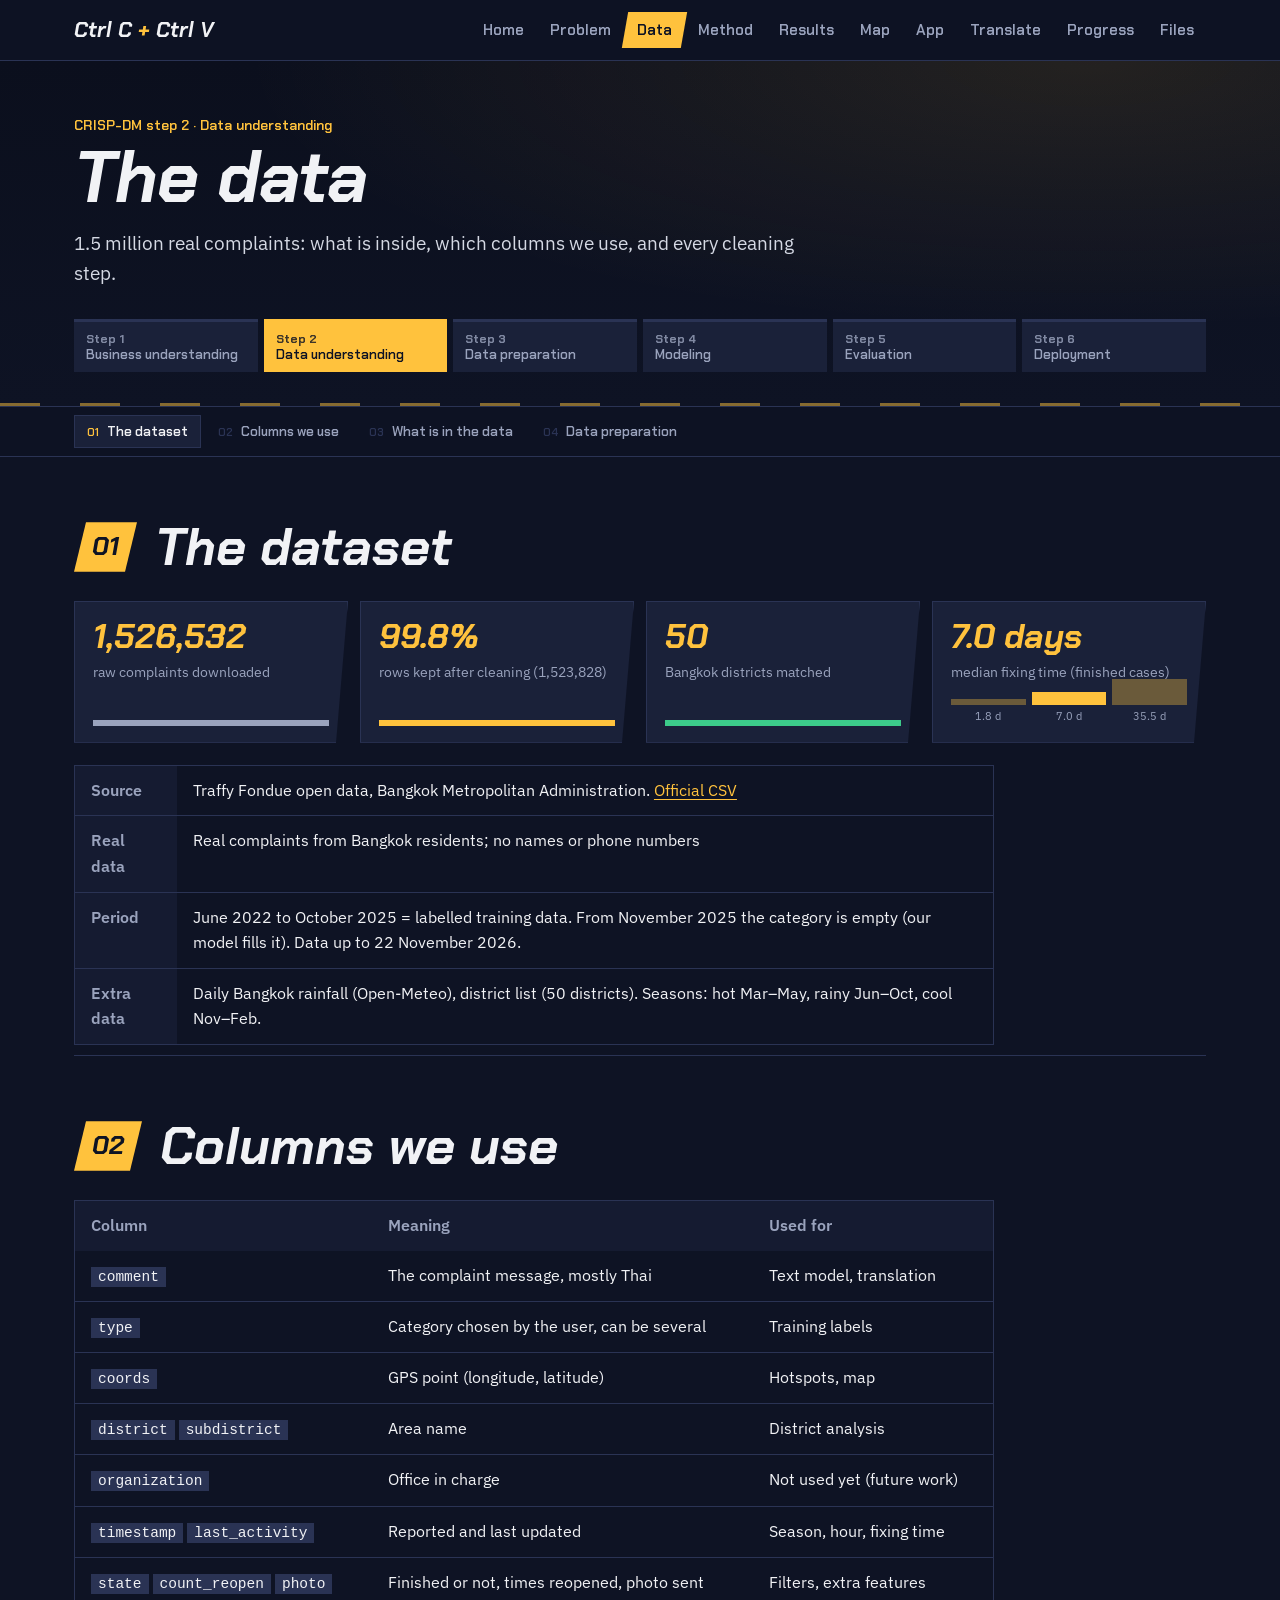
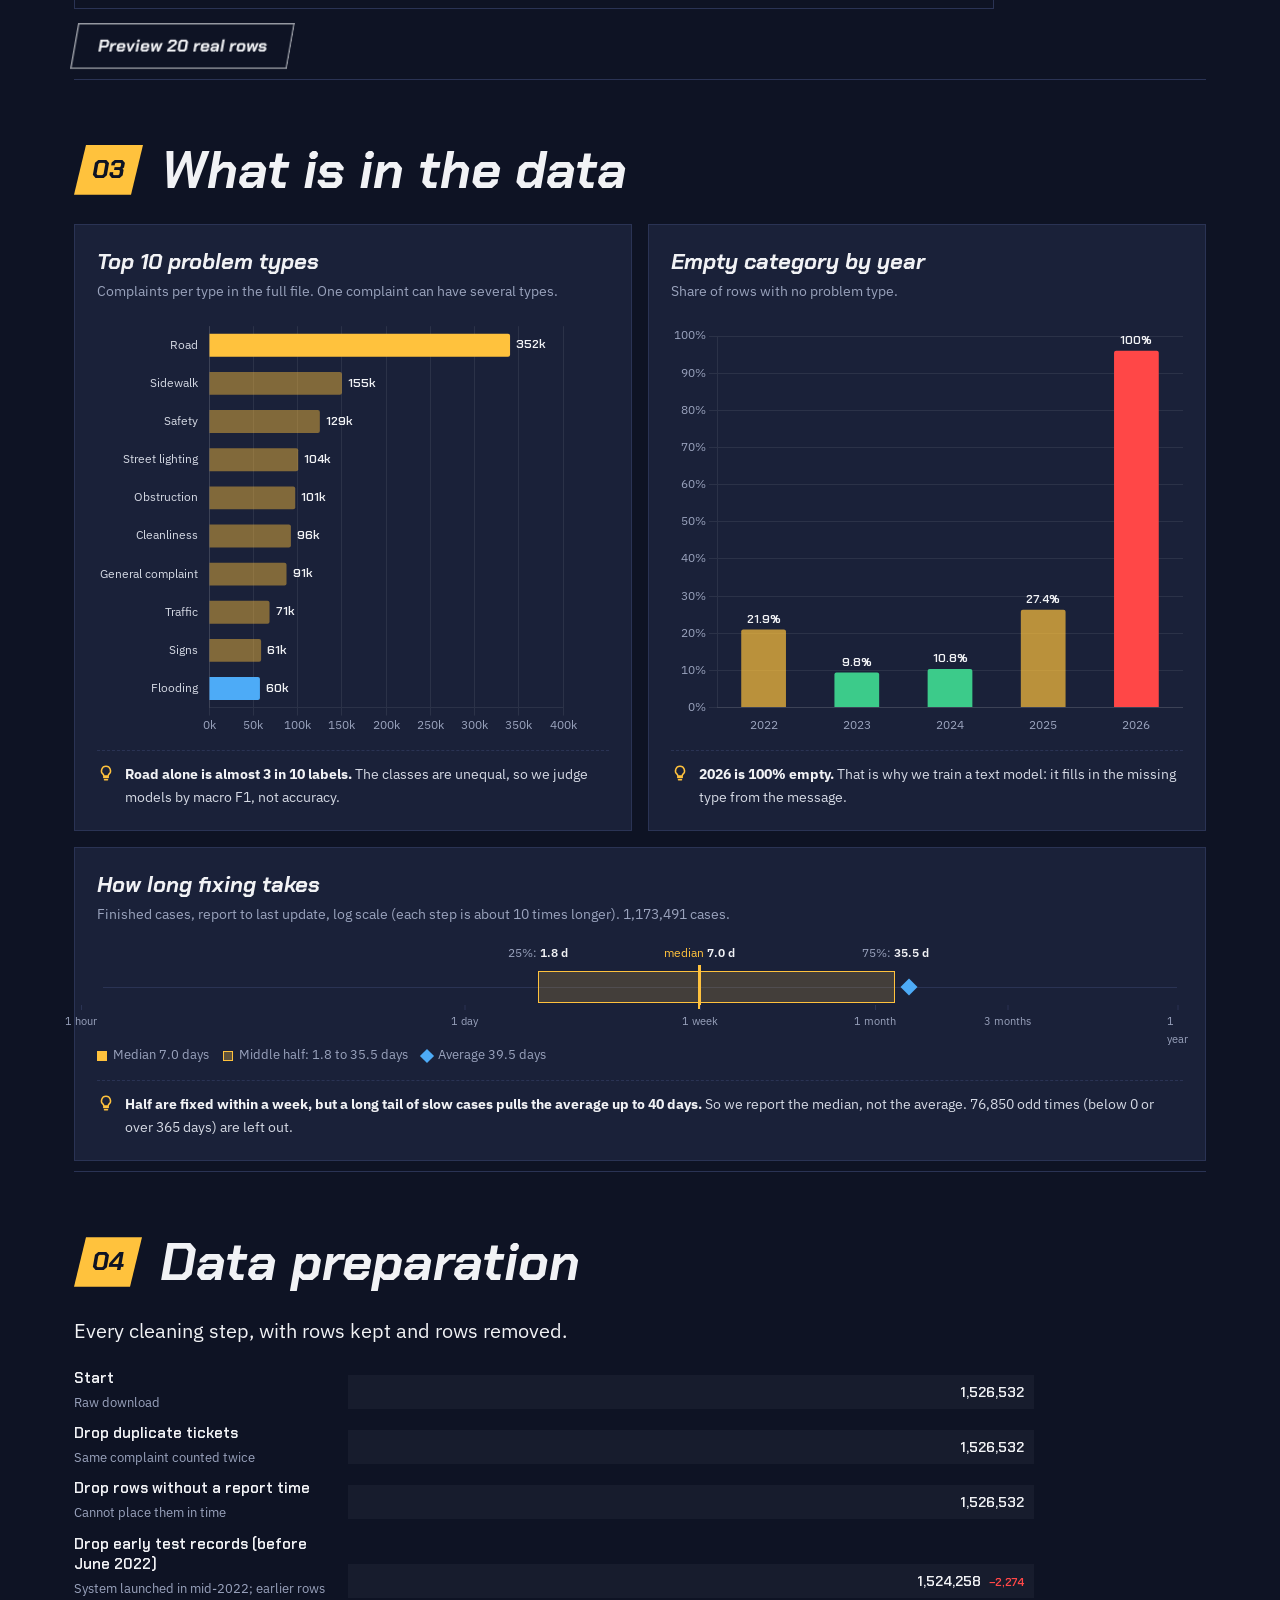
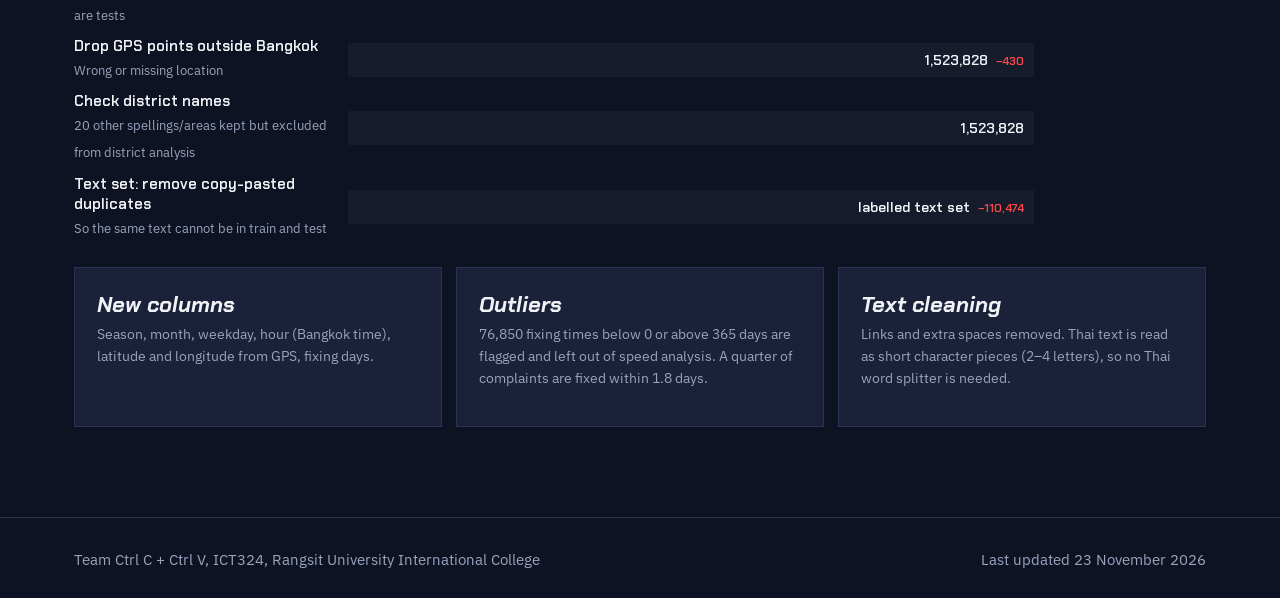
<file: data.html>
<!DOCTYPE html>
<html lang="en">
<head>
<meta charset="utf-8">
<meta name="viewport" content="width=device-width, initial-scale=1, viewport-fit=cover">
<title>Data | Traffy Fondue Insight | Ctrl C + Ctrl V</title>
<meta name="description" content="ICT324 data mining project: Data.">
<meta name="theme-color" content="#0E1324">
<link rel="icon" href="data:image/svg+xml,%3Csvg xmlns='http://www.w3.org/2000/svg' viewBox='0 0 32 32'%3E%3Cpath d='M12 4h8l7 22H5z' fill='%23FFC23D'/%3E%3Cpath d='M10 13h12M8 19h16' stroke='%230E1324' stroke-width='3'/%3E%3Crect x='3' y='26' width='26' height='3' fill='%23FFC23D'/%3E%3C/svg%3E">
<link rel="preconnect" href="https://fonts.googleapis.com">
<link rel="preconnect" href="https://fonts.gstatic.com" crossorigin>
<link href="https://fonts.googleapis.com/css2?family=Chakra+Petch:ital,wght@0,500;0,600;0,700;1,600;1,700&family=IBM+Plex+Sans:wght@400;500;600&family=IBM+Plex+Sans+Thai:wght@400;600&display=swap" rel="stylesheet">
<link rel="stylesheet" href="assets/site.css?v=20261122b">
<link rel="stylesheet" href="assets/pages.css?v=20261122b">
</head>
<body class="sub">
<header class="bar solid" id="bar">
  <div class="bar-in">
    <a class="brand" href="index.html">Ctrl C <i>+</i> Ctrl V</a>
    <nav class="nav" aria-label="Pages"><a href="index.html"><span>Home</span></a><a href="problem.html"><span>Problem</span></a><a href="data.html" class="on" aria-current="page"><span>Data</span></a><a href="method.html"><span>Method</span></a><a href="results.html"><span>Results</span></a><a href="map.html"><span>Map</span></a><a href="app.html"><span>App</span></a><a href="translate.html"><span>Translate</span></a><a href="progress.html"><span>Progress</span></a><a href="files.html"><span>Files</span></a></nav>
  </div>
  <div class="meter" id="meter"></div>
</header>
<div class="phero">
  <div class="wrap">
    <p class="crumb">CRISP-DM step 2 · Data understanding</p>
    <h1>The data</h1>
    <p class="psub">1.5 million real complaints: what is inside, which columns we use, and every cleaning step.</p>
    <nav class="crisp" aria-label="CRISP-DM steps"><a href="problem.html"><b>Step 1</b>Business understanding</a><a href="data.html" class="on"><b>Step 2</b>Data understanding</a><a href="data.html#cleaning"><b>Step 3</b>Data preparation</a><a href="method.html"><b>Step 4</b>Modeling</a><a href="results.html"><b>Step 5</b>Evaluation</a><a href="map.html"><b>Step 6</b>Deployment</a></nav>
  </div>
</div>
<main class="wrap page" id="main">

<section>
  <div class="head"><span class="plate">01</span><h2>The dataset</h2></div>
  <div class="kpis">
    <div class="kpi"><b>1,526,532</b><span>raw complaints downloaded</span><div class="kmini"><div class="kbar"><i style="--w:1;background:#9AA3BD"></i></div></div></div>
    <div class="kpi"><b>99.8%</b><span>rows kept after cleaning (1,523,828)</span><div class="kmini"><div class="kbar"><i style="--w:.998"></i></div></div></div>
    <div class="kpi"><b>50</b><span>Bangkok districts matched</span><div class="kmini"><div class="kbar"><i style="--w:1;background:#3CCB8A"></i></div></div></div>
    <div class="kpi"><b>7.0 days</b><span>median fixing time (finished cases)</span><div class="kmini kcols" title="Quarter fixed within 1.8 days, half within 7.0, three quarters within 35.5"><div><i style="--h:.25"></i>1.8 d</div><div class="top"><i style="--h:.5"></i>7.0 d</div><div><i style="--h:1"></i>35.5 d</div></div></div>
  </div>
  <div class="tbl" style="margin-top:22px">
    <table>
      <tr><th scope="row">Source</th><td>Traffy Fondue open data, Bangkok Metropolitan Administration. <a href="https://publicapi.traffy.in.th/dump-csv-chadchart/bangkok_traffy.csv">Official CSV</a></td></tr>
      <tr><th scope="row">Real data</th><td>Real complaints from Bangkok residents; no names or phone numbers</td></tr>
      <tr><th scope="row">Period</th><td>June 2022 to October 2025 = labelled training data. From November 2025 the category is empty (our model fills it). Data up to 22 November 2026.</td></tr>
      <tr><th scope="row">Extra data</th><td>Daily Bangkok rainfall (Open-Meteo), district list (50 districts). Seasons: hot Mar–May, rainy Jun–Oct, cool Nov–Feb.</td></tr>
    </table>
  </div>
</section>
<section>
  <div class="head"><span class="plate">02</span><h2>Columns we use</h2></div>
  <div class="tbl">
    <table>
      <thead><tr><th>Column</th><th>Meaning</th><th>Used for</th></tr></thead>
      <tbody>
        <tr><td><code>comment</code></td><td>The complaint message, mostly Thai</td><td>Text model, translation</td></tr>
        <tr><td><code>type</code></td><td>Category chosen by the user, can be several</td><td>Training labels</td></tr>
        <tr><td><code>coords</code></td><td>GPS point (longitude, latitude)</td><td>Hotspots, map</td></tr>
        <tr><td><code>district</code> <code>subdistrict</code></td><td>Area name</td><td>District analysis</td></tr>
        <tr><td><code>organization</code></td><td>Office in charge</td><td>Not used yet (future work)</td></tr>
        <tr><td><code>timestamp</code> <code>last_activity</code></td><td>Reported and last updated</td><td>Season, hour, fixing time</td></tr>
        <tr><td><code>state</code> <code>count_reopen</code> <code>photo</code></td><td>Finished or not, times reopened, photo sent</td><td>Filters, extra features</td></tr>
      </tbody>
    </table>
  </div>
  <p style="margin-top:14px"><a class="btn ghost" href="sample_20_rows.csv" id="sampleBtn"><span>Preview 20 real rows</span></a></p>
</section>
<section>
  <div class="head"><span class="plate">03</span><h2>What is in the data</h2></div>
  <div class="grid2">
    <div class="card"><h4>Top 10 problem types</h4><p class="note">Complaints per type in the full file. One complaint can have several types.</p><div class="chartbox tall"><canvas id="typeChart" aria-label="Bar chart of complaints per problem type"></canvas></div>
      <p class="insight"><svg viewBox="0 0 24 24" fill="none" stroke="currentColor" stroke-width="2" stroke-linecap="round" aria-hidden="true"><path d="M9 18h6M10 21h4M12 3a6 6 0 0 0-4 10.5c.7.7 1 1.5 1 2.5h6c0-1 .3-1.8 1-2.5A6 6 0 0 0 12 3z"/></svg><span><b>Road alone is almost 3 in 10 labels.</b> The classes are unequal, so we judge models by macro F1, not accuracy.</span></p></div>
    <div class="card"><h4>Empty category by year</h4><p class="note">Share of rows with no problem type.</p><div class="chartbox tall"><canvas id="emptyChart" aria-label="Bar chart of empty category share by year"></canvas></div>
      <p class="insight"><svg viewBox="0 0 24 24" fill="none" stroke="currentColor" stroke-width="2" stroke-linecap="round" aria-hidden="true"><path d="M9 18h6M10 21h4M12 3a6 6 0 0 0-4 10.5c.7.7 1 1.5 1 2.5h6c0-1 .3-1.8 1-2.5A6 6 0 0 0 12 3z"/></svg><span><b>2026 is 100% empty.</b> That is why we train a text model: it fills in the missing type from the message.</span></p></div>
  </div>
  <div class="card" style="margin-top:16px"><h4>How long fixing takes</h4><p class="note">Finished cases, report to last update, log scale (each step is about 10 times longer). 1,173,491 cases.</p>
    <div class="boxs" id="boxs"></div>
    <div class="legend2" style="margin-top:4px"><span><i style="background:#FFC23D;border-radius:0"></i>Median 7.0 days</span><span><i style="background:rgba(255,194,61,.3);border:1px solid #FFC23D;border-radius:0"></i>Middle half: 1.8 to 35.5 days</span><span><i style="background:#4dabf7;border-radius:0;transform:rotate(45deg)"></i>Average 39.5 days</span></div>
    <p class="insight"><svg viewBox="0 0 24 24" fill="none" stroke="currentColor" stroke-width="2" stroke-linecap="round" aria-hidden="true"><path d="M9 18h6M10 21h4M12 3a6 6 0 0 0-4 10.5c.7.7 1 1.5 1 2.5h6c0-1 .3-1.8 1-2.5A6 6 0 0 0 12 3z"/></svg><span><b>Half are fixed within a week, but a long tail of slow cases pulls the average up to 40 days.</b> So we report the median, not the average. 76,850 odd times (below 0 or over 365 days) are left out.</span></p>
  </div>
</section>
<section id="cleaning">
  <div class="head"><span class="plate">04</span><h2>Data preparation</h2></div>
  <p class="lead">Every cleaning step, with rows kept and rows removed.</p>
  <div class="funnel" style="margin-top:22px"><div class="frow2"><div class="lbl"><b>Start</b><span>Raw download</span></div><div class="fbar"><i style="--w:1.0000"></i><em>1,526,532</em></div></div><div class="frow2"><div class="lbl"><b>Drop duplicate tickets</b><span>Same complaint counted twice</span></div><div class="fbar"><i style="--w:1.0000"></i><em>1,526,532</em></div></div><div class="frow2"><div class="lbl"><b>Drop rows without a report time</b><span>Cannot place them in time</span></div><div class="fbar"><i style="--w:1.0000"></i><em>1,526,532</em></div></div><div class="frow2"><div class="lbl"><b>Drop early test records (before June 2022)</b><span>System launched in mid-2022; earlier rows are tests</span></div><div class="fbar"><i style="--w:0.9985"></i><em>1,524,258<small>−2,274</small></em></div></div><div class="frow2"><div class="lbl"><b>Drop GPS points outside Bangkok</b><span>Wrong or missing location</span></div><div class="fbar"><i style="--w:0.9982"></i><em>1,523,828<small>−430</small></em></div></div><div class="frow2"><div class="lbl"><b>Check district names</b><span>20 other spellings/areas kept but excluded from district analysis</span></div><div class="fbar"><i style="--w:0.9982"></i><em>1,523,828</em></div></div><div class="frow2"><div class="lbl"><b>Text set: remove copy-pasted duplicates</b><span>So the same text cannot be in train and test</span></div><div class="fbar"><i style="--w:0.9278"></i><em>labelled text set<small>−110,474</small></em></div></div></div>
  <div class="grid3" style="margin-top:26px">
    <div class="card"><h4>New columns</h4><p class="note">Season, month, weekday, hour (Bangkok time), latitude and longitude from GPS, fixing days.</p></div>
    <div class="card"><h4>Outliers</h4><p class="note">76,850 fixing times below 0 or above 365 days are flagged and left out of speed analysis. A quarter of complaints are fixed within 1.8 days.</p></div>
    <div class="card"><h4>Text cleaning</h4><p class="note">Links and extra spaces removed. Thai text is read as short character pieces (2–4 letters), so no Thai word splitter is needed.</p></div>
  </div>
</section>
</main>
<footer><div class="in"><span>Team Ctrl C + Ctrl V, ICT324, Rangsit University International College</span><span>Last updated 23 November 2026</span></div></footer>
<script src="assets/chart.umd.js?v=20261122b"></script>
<script src="assets/data.js?v=20261122b"></script>
<script src="assets/site.js?v=20261122b"></script>
<script>

const T=window.TRAFFY, AMBER="#FFC23D", BLUE="#4dabf7", GREEN="#3CCB8A", RED="#FF4747", GREY="#9AA3BD";

const TC=T.typeCounts,tot=TC.reduce((a,x)=>a+x[1],0);
whenSeen("typeChart",()=>new Chart(typeChart,{type:"bar",data:{labels:TC.map(x=>x[0]),datasets:[{data:TC.map(x=>x[1]),backgroundColor:TC.map((x,i)=>x[0]==="Flooding"?BLUE:i===0?AMBER:"rgba(255,194,61,.45)"),borderRadius:2,barPercentage:.75}]},
 options:{indexAxis:"y",layout:{padding:{right:46}},plugins:{legend:{display:false},vlabels:{fmt:v=>Math.round(v/1000)+"k"},tooltip:{callbacks:{label:c=>`${c.raw.toLocaleString("en-US")} complaints (${(c.raw/tot*100).toFixed(1)}% of top-10 labels)`}}},
 scales:{x:{ticks:{callback:v=>v/1000+"k"}},y:{grid:{display:false},ticks:{color:"#D5D9E4"}}}}}));
whenSeen("emptyChart",()=>new Chart(emptyChart,{type:"bar",data:{labels:T.emptyYear.map(x=>x.year),datasets:[{data:T.emptyYear.map(x=>x["empty type %"]),
 backgroundColor:T.emptyYear.map(x=>x["empty type %"]>=99?RED:x["empty type %"]>20?"rgba(255,194,61,.7)":GREEN),borderRadius:2,barPercentage:.6}]},
 options:{layout:{padding:{top:20}},plugins:{legend:{display:false},vlabels:{fmt:v=>v+"%"},tooltip:{callbacks:{label:c=>c.raw+"% of rows have no type"}}},scales:{x:{grid:{display:false}},y:{max:100,ticks:{callback:v=>v+"%"}}}}}));
/* fix-time box strip on a log scale */
(function(){const F=T.fix,lo=Math.log10(.05),hi=Math.log10(365),x=v=>((Math.log10(v)-lo)/(hi-lo)*100).toFixed(2)+"%";
 const tk=[[1/24,"1 hour"],[1,"1 day"],[7,"1 week"],[30,"1 month"],[90,"3 months"],[365,"1 year"]];
 boxs.innerHTML=`<div class="ax"></div><div class="iqr" style="left:${x(F.q1)};width:calc(${x(F.q3)} - ${x(F.q1)})"></div><div class="med" style="left:${x(F.median)}"></div><div class="mean" style="left:${x(F.mean)}"></div>
  <span class="lab" style="left:${x(F.q1)};top:0">25%: <b>${F.q1.toFixed(1)} d</b></span><span class="lab" style="left:${x(F.median)};top:0;color:#FFC23D">median <b>${F.median.toFixed(1)} d</b></span><span class="lab" style="left:${x(F.q3)};top:0">75%: <b>${F.q3.toFixed(1)} d</b></span>
  `+tk.map(t=>`<span class="tk" style="left:${x(t[0])}">${t[1]}</span>`).join("")})();
document.getElementById("sampleBtn").addEventListener("click",e=>{e.preventDefault();window.openFile(e.currentTarget)});
</script>
</body>
</html>
</file>
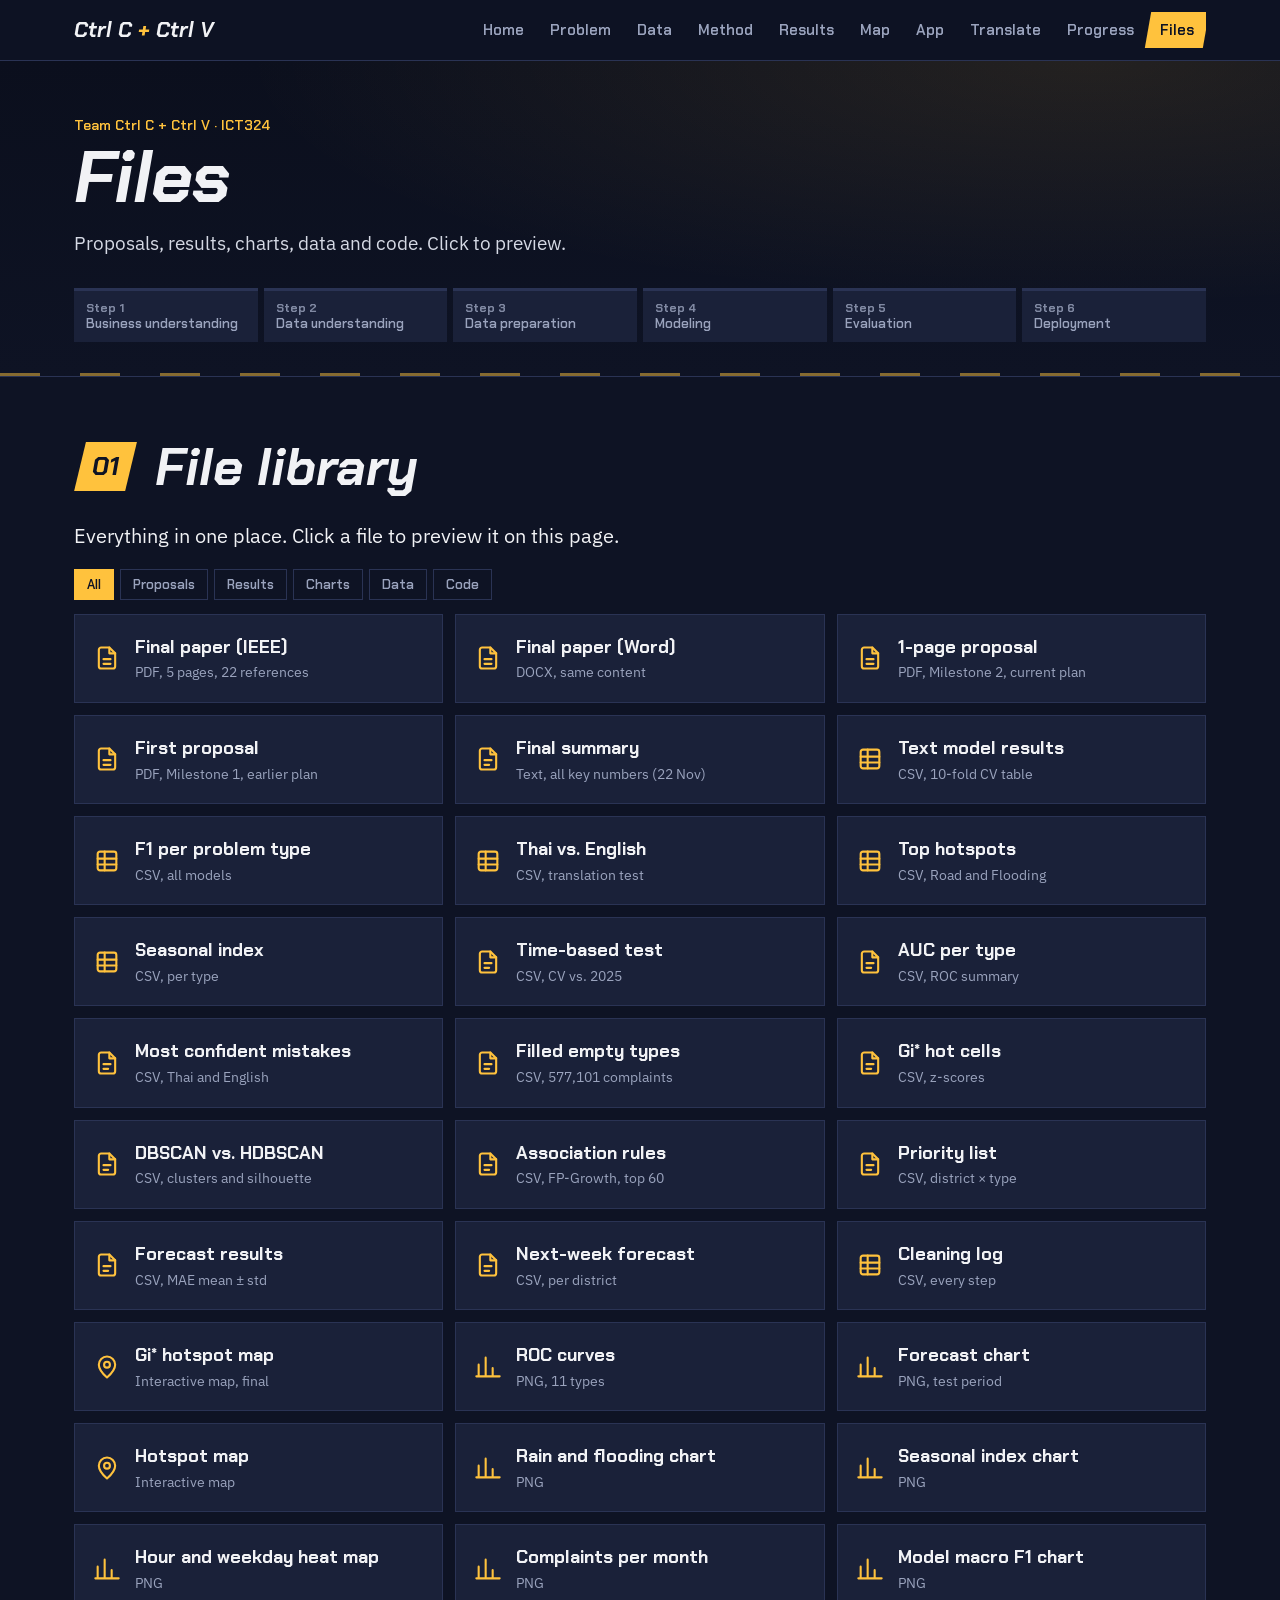
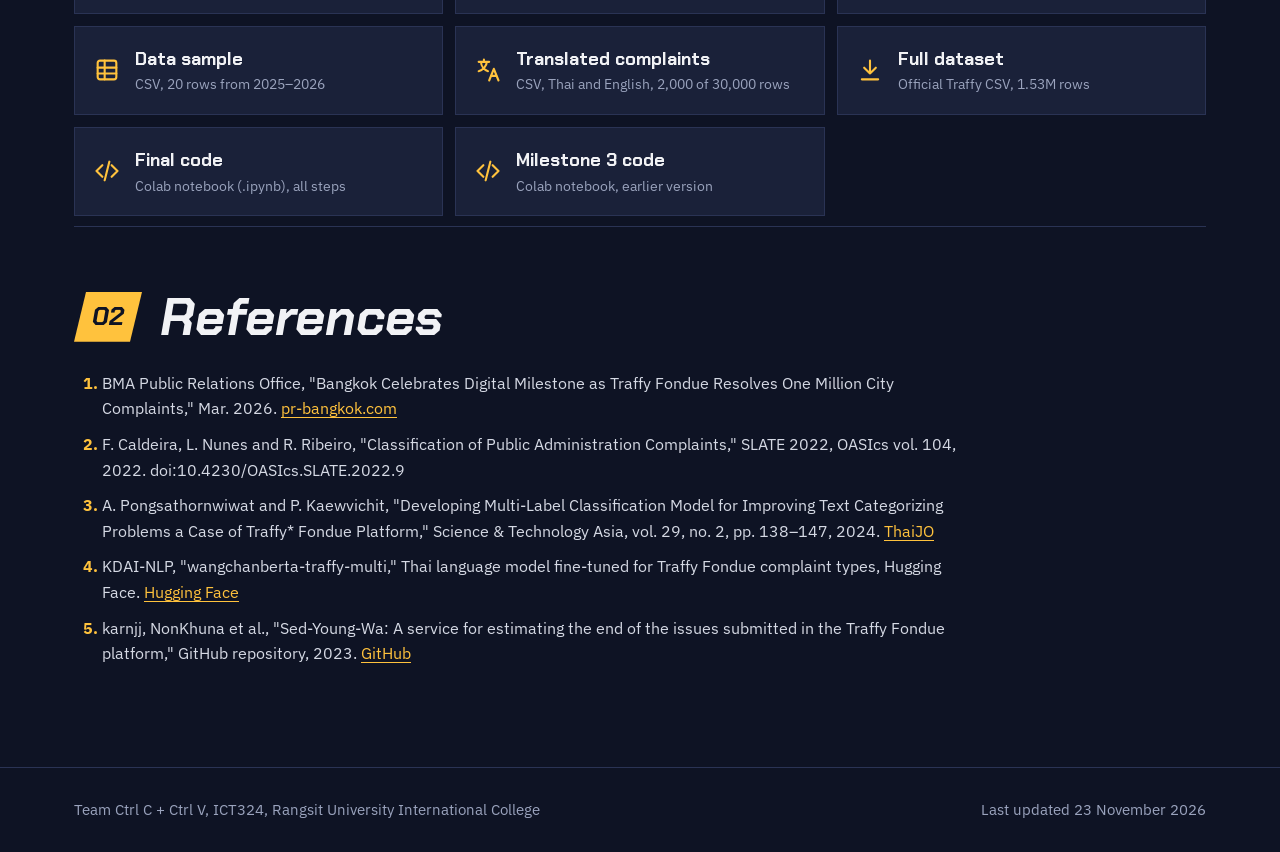
<file: files.html>
<!DOCTYPE html>
<html lang="en">
<head>
<meta charset="utf-8">
<meta name="viewport" content="width=device-width, initial-scale=1, viewport-fit=cover">
<title>Files | Traffy Fondue Insight | Ctrl C + Ctrl V</title>
<meta name="description" content="ICT324 data mining project: Files.">
<meta name="theme-color" content="#0E1324">
<link rel="icon" href="data:image/svg+xml,%3Csvg xmlns='http://www.w3.org/2000/svg' viewBox='0 0 32 32'%3E%3Cpath d='M12 4h8l7 22H5z' fill='%23FFC23D'/%3E%3Cpath d='M10 13h12M8 19h16' stroke='%230E1324' stroke-width='3'/%3E%3Crect x='3' y='26' width='26' height='3' fill='%23FFC23D'/%3E%3C/svg%3E">
<link rel="preconnect" href="https://fonts.googleapis.com">
<link rel="preconnect" href="https://fonts.gstatic.com" crossorigin>
<link href="https://fonts.googleapis.com/css2?family=Chakra+Petch:ital,wght@0,500;0,600;0,700;1,600;1,700&family=IBM+Plex+Sans:wght@400;500;600&family=IBM+Plex+Sans+Thai:wght@400;600&display=swap" rel="stylesheet">
<link rel="stylesheet" href="assets/site.css?v=20261122b">
<link rel="stylesheet" href="assets/pages.css?v=20261122b">
</head>
<body class="sub">
<header class="bar solid" id="bar">
  <div class="bar-in">
    <a class="brand" href="index.html">Ctrl C <i>+</i> Ctrl V</a>
    <nav class="nav" aria-label="Pages"><a href="index.html"><span>Home</span></a><a href="problem.html"><span>Problem</span></a><a href="data.html"><span>Data</span></a><a href="method.html"><span>Method</span></a><a href="results.html"><span>Results</span></a><a href="map.html"><span>Map</span></a><a href="app.html"><span>App</span></a><a href="translate.html"><span>Translate</span></a><a href="progress.html"><span>Progress</span></a><a href="files.html" class="on" aria-current="page"><span>Files</span></a></nav>
  </div>
  <div class="meter" id="meter"></div>
</header>
<div class="phero">
  <div class="wrap">
    <p class="crumb">Team Ctrl C + Ctrl V · ICT324</p>
    <h1>Files</h1>
    <p class="psub">Proposals, results, charts, data and code. Click to preview.</p>
    <nav class="crisp" aria-label="CRISP-DM steps"><a href="problem.html"><b>Step 1</b>Business understanding</a><a href="data.html"><b>Step 2</b>Data understanding</a><a href="data.html#cleaning"><b>Step 3</b>Data preparation</a><a href="method.html"><b>Step 4</b>Modeling</a><a href="results.html"><b>Step 5</b>Evaluation</a><a href="map.html"><b>Step 6</b>Deployment</a></nav>
  </div>
</div>
<main class="wrap page" id="main">

<section class="lib">
  <div class="head"><span class="plate">01</span><h2>File library</h2></div>
  <p class="lead">Everything in one place. Click a file to preview it on this page.</p>
  <div class="chips" id="fileChips" role="group" aria-label="Filter files" style="margin-top:18px">
    <button type="button" data-f="all" aria-pressed="true">All</button><button type="button" data-f="prop" aria-pressed="false">Proposals</button><button type="button" data-f="res" aria-pressed="false">Results</button><button type="button" data-f="chart" aria-pressed="false">Charts</button><button type="button" data-f="data" aria-pressed="false">Data</button><button type="button" data-f="code" aria-pressed="false">Code</button>
  </div>
  <div class="files" id="fileGrid">
    <a class="file" href="paper.pdf" data-tag="prop"><svg viewBox="0 0 24 24" fill="none" stroke="currentColor" stroke-width="1.8" stroke-linecap="round" stroke-linejoin="round" aria-hidden="true"><path d="M14 3H7a2 2 0 0 0-2 2v14a2 2 0 0 0 2 2h10a2 2 0 0 0 2-2V8z"/><path d="M14 3v5h5M9 13h6M9 17h6"/></svg><div><b>Final paper (IEEE)</b><span>PDF, 5 pages, 22 references</span></div></a>
    <a class="file" href="paper.docx" data-tag="prop"><svg viewBox="0 0 24 24" fill="none" stroke="currentColor" stroke-width="1.8" stroke-linecap="round" stroke-linejoin="round" aria-hidden="true"><path d="M14 3H7a2 2 0 0 0-2 2v14a2 2 0 0 0 2 2h10a2 2 0 0 0 2-2V8z"/><path d="M14 3v5h5M9 13h6M9 17h6"/></svg><div><b>Final paper (Word)</b><span>DOCX, same content</span></div></a>
    <a class="file" href="proposal-m2.pdf" data-tag="prop"><svg viewBox="0 0 24 24" fill="none" stroke="currentColor" stroke-width="1.8" stroke-linecap="round" stroke-linejoin="round" aria-hidden="true"><path d="M14 3H7a2 2 0 0 0-2 2v14a2 2 0 0 0 2 2h10a2 2 0 0 0 2-2V8z"/><path d="M14 3v5h5M9 13h6M9 17h6"/></svg><div><b>1-page proposal</b><span>PDF, Milestone 2, current plan</span></div></a>
    <a class="file" href="proposal.pdf" data-tag="prop"><svg viewBox="0 0 24 24" fill="none" stroke="currentColor" stroke-width="1.8" stroke-linecap="round" stroke-linejoin="round" aria-hidden="true"><path d="M14 3H7a2 2 0 0 0-2 2v14a2 2 0 0 0 2 2h10a2 2 0 0 0 2-2V8z"/><path d="M14 3v5h5M9 13h6M9 17h6"/></svg><div><b>First proposal</b><span>PDF, Milestone 1, earlier plan</span></div></a>
    <a class="file" href="results/00_summary.txt" data-tag="res"><svg viewBox="0 0 24 24" fill="none" stroke="currentColor" stroke-width="1.8" stroke-linecap="round" stroke-linejoin="round" aria-hidden="true"><path d="M14 3H7a2 2 0 0 0-2 2v14a2 2 0 0 0 2 2h10a2 2 0 0 0 2-2V8z"/><path d="M14 3v5h5M9 13h6M9 17h4"/></svg><div><b>Final summary</b><span>Text, all key numbers (22 Nov)</span></div></a>
    <a class="file" href="results/06_text_model_results_table.csv" data-tag="res"><svg viewBox="0 0 24 24" fill="none" stroke="currentColor" stroke-width="1.8" stroke-linecap="round" stroke-linejoin="round" aria-hidden="true"><rect x="4" y="4" width="16" height="16" rx="2"/><path d="M4 10h16M4 15h16M10 4v16"/></svg><div><b>Text model results</b><span>CSV, 10-fold CV table</span></div></a>
    <a class="file" href="results/08_f1_per_problem_type.csv" data-tag="res"><svg viewBox="0 0 24 24" fill="none" stroke="currentColor" stroke-width="1.8" stroke-linecap="round" stroke-linejoin="round" aria-hidden="true"><rect x="4" y="4" width="16" height="16" rx="2"/><path d="M4 10h16M4 15h16M10 4v16"/></svg><div><b>F1 per problem type</b><span>CSV, all models</span></div></a>
    <a class="file" href="results/09_thai_vs_english.csv" data-tag="res"><svg viewBox="0 0 24 24" fill="none" stroke="currentColor" stroke-width="1.8" stroke-linecap="round" stroke-linejoin="round" aria-hidden="true"><rect x="4" y="4" width="16" height="16" rx="2"/><path d="M4 10h16M4 15h16M10 4v16"/></svg><div><b>Thai vs. English</b><span>CSV, translation test</span></div></a>
    <a class="file" href="results/13_top_hotspots.csv" data-tag="res"><svg viewBox="0 0 24 24" fill="none" stroke="currentColor" stroke-width="1.8" stroke-linecap="round" stroke-linejoin="round" aria-hidden="true"><rect x="4" y="4" width="16" height="16" rx="2"/><path d="M4 10h16M4 15h16M10 4v16"/></svg><div><b>Top hotspots</b><span>CSV, Road and Flooding</span></div></a>
    <a class="file" href="results/15_seasonal_index.csv" data-tag="res"><svg viewBox="0 0 24 24" fill="none" stroke="currentColor" stroke-width="1.8" stroke-linecap="round" stroke-linejoin="round" aria-hidden="true"><rect x="4" y="4" width="16" height="16" rx="2"/><path d="M4 10h16M4 15h16M10 4v16"/></svg><div><b>Seasonal index</b><span>CSV, per type</span></div></a>
    <a class="file" href="results/21_time_based_test.csv" data-tag="res"><svg viewBox="0 0 24 24" fill="none" stroke="currentColor" stroke-width="1.8" stroke-linecap="round" stroke-linejoin="round" aria-hidden="true"><path d="M14 3H7a2 2 0 0 0-2 2v14a2 2 0 0 0 2 2h10a2 2 0 0 0 2-2V8z"/><path d="M14 3v5h5M9 13h6M9 17h4"/></svg><div><b>Time-based test</b><span>CSV, CV vs. 2025</span></div></a>
    <a class="file" href="results/22b_auc_per_type.csv" data-tag="res"><svg viewBox="0 0 24 24" fill="none" stroke="currentColor" stroke-width="1.8" stroke-linecap="round" stroke-linejoin="round" aria-hidden="true"><path d="M14 3H7a2 2 0 0 0-2 2v14a2 2 0 0 0 2 2h10a2 2 0 0 0 2-2V8z"/><path d="M14 3v5h5M9 13h6M9 17h4"/></svg><div><b>AUC per type</b><span>CSV, ROC summary</span></div></a>
    <a class="file" href="results/23_confident_mistakes.csv" data-tag="res"><svg viewBox="0 0 24 24" fill="none" stroke="currentColor" stroke-width="1.8" stroke-linecap="round" stroke-linejoin="round" aria-hidden="true"><path d="M14 3H7a2 2 0 0 0-2 2v14a2 2 0 0 0 2 2h10a2 2 0 0 0 2-2V8z"/><path d="M14 3v5h5M9 13h6M9 17h4"/></svg><div><b>Most confident mistakes</b><span>CSV, Thai and English</span></div></a>
    <a class="file" href="results/24_predicted_types_for_empty_rows.csv" data-tag="res"><svg viewBox="0 0 24 24" fill="none" stroke="currentColor" stroke-width="1.8" stroke-linecap="round" stroke-linejoin="round" aria-hidden="true"><path d="M14 3H7a2 2 0 0 0-2 2v14a2 2 0 0 0 2 2h10a2 2 0 0 0 2-2V8z"/><path d="M14 3v5h5M9 13h6M9 17h4"/></svg><div><b>Filled empty types</b><span>CSV, 577,101 complaints</span></div></a>
    <a class="file" href="results/25b_gistar_hot_cells.csv" data-tag="res"><svg viewBox="0 0 24 24" fill="none" stroke="currentColor" stroke-width="1.8" stroke-linecap="round" stroke-linejoin="round" aria-hidden="true"><path d="M14 3H7a2 2 0 0 0-2 2v14a2 2 0 0 0 2 2h10a2 2 0 0 0 2-2V8z"/><path d="M14 3v5h5M9 13h6M9 17h4"/></svg><div><b>Gi* hot cells</b><span>CSV, z-scores</span></div></a>
    <a class="file" href="results/26_dbscan_vs_hdbscan.csv" data-tag="res"><svg viewBox="0 0 24 24" fill="none" stroke="currentColor" stroke-width="1.8" stroke-linecap="round" stroke-linejoin="round" aria-hidden="true"><path d="M14 3H7a2 2 0 0 0-2 2v14a2 2 0 0 0 2 2h10a2 2 0 0 0 2-2V8z"/><path d="M14 3v5h5M9 13h6M9 17h4"/></svg><div><b>DBSCAN vs. HDBSCAN</b><span>CSV, clusters and silhouette</span></div></a>
    <a class="file" href="results/27_association_rules.csv" data-tag="res"><svg viewBox="0 0 24 24" fill="none" stroke="currentColor" stroke-width="1.8" stroke-linecap="round" stroke-linejoin="round" aria-hidden="true"><path d="M14 3H7a2 2 0 0 0-2 2v14a2 2 0 0 0 2 2h10a2 2 0 0 0 2-2V8z"/><path d="M14 3v5h5M9 13h6M9 17h4"/></svg><div><b>Association rules</b><span>CSV, FP-Growth, top 60</span></div></a>
    <a class="file" href="results/28_priority_list.csv" data-tag="res"><svg viewBox="0 0 24 24" fill="none" stroke="currentColor" stroke-width="1.8" stroke-linecap="round" stroke-linejoin="round" aria-hidden="true"><path d="M14 3H7a2 2 0 0 0-2 2v14a2 2 0 0 0 2 2h10a2 2 0 0 0 2-2V8z"/><path d="M14 3v5h5M9 13h6M9 17h4"/></svg><div><b>Priority list</b><span>CSV, district × type</span></div></a>
    <a class="file" href="results/29_forecast_results.csv" data-tag="res"><svg viewBox="0 0 24 24" fill="none" stroke="currentColor" stroke-width="1.8" stroke-linecap="round" stroke-linejoin="round" aria-hidden="true"><path d="M14 3H7a2 2 0 0 0-2 2v14a2 2 0 0 0 2 2h10a2 2 0 0 0 2-2V8z"/><path d="M14 3v5h5M9 13h6M9 17h4"/></svg><div><b>Forecast results</b><span>CSV, MAE mean ± std</span></div></a>
    <a class="file" href="results/31_next_week_forecast.csv" data-tag="res"><svg viewBox="0 0 24 24" fill="none" stroke="currentColor" stroke-width="1.8" stroke-linecap="round" stroke-linejoin="round" aria-hidden="true"><path d="M14 3H7a2 2 0 0 0-2 2v14a2 2 0 0 0 2 2h10a2 2 0 0 0 2-2V8z"/><path d="M14 3v5h5M9 13h6M9 17h4"/></svg><div><b>Next-week forecast</b><span>CSV, per district</span></div></a>
    <a class="file" href="results/02_cleaning_log.csv" data-tag="res"><svg viewBox="0 0 24 24" fill="none" stroke="currentColor" stroke-width="1.8" stroke-linecap="round" stroke-linejoin="round" aria-hidden="true"><rect x="4" y="4" width="16" height="16" rx="2"/><path d="M4 10h16M4 15h16M10 4v16"/></svg><div><b>Cleaning log</b><span>CSV, every step</span></div></a>
    <a class="file" href="results/25_gistar_map.html" data-tag="chart"><svg viewBox="0 0 24 24" fill="none" stroke="currentColor" stroke-width="1.8" stroke-linecap="round" stroke-linejoin="round" aria-hidden="true"><path d="M12 21s-7-6.2-7-11a7 7 0 0 1 14 0c0 4.8-7 11-7 11z"/><circle cx="12" cy="10" r="2.5"/></svg><div><b>Gi* hotspot map</b><span>Interactive map, final</span></div></a>
    <a class="file" href="results/22_roc_curves.png" data-tag="chart"><svg viewBox="0 0 24 24" fill="none" stroke="currentColor" stroke-width="1.8" stroke-linecap="round" stroke-linejoin="round" aria-hidden="true"><path d="M4 20V10M10 20V4M16 20v-7M22 20H2"/></svg><div><b>ROC curves</b><span>PNG, 11 types</span></div></a>
    <a class="file" href="results/30_forecast.png" data-tag="chart"><svg viewBox="0 0 24 24" fill="none" stroke="currentColor" stroke-width="1.8" stroke-linecap="round" stroke-linejoin="round" aria-hidden="true"><path d="M4 20V10M10 20V4M16 20v-7M22 20H2"/></svg><div><b>Forecast chart</b><span>PNG, test period</span></div></a>
    <a class="file" href="results/12_hotspot_map.html" data-tag="chart"><svg viewBox="0 0 24 24" fill="none" stroke="currentColor" stroke-width="1.8" stroke-linecap="round" stroke-linejoin="round" aria-hidden="true"><path d="M12 21s-7-6.2-7-11a7 7 0 0 1 14 0c0 4.8-7 11-7 11z"/><circle cx="12" cy="10" r="2.5"/></svg><div><b>Hotspot map</b><span>Interactive map</span></div></a>
    <a class="file" href="results/20_rain_vs_flooding.png" data-tag="chart"><svg viewBox="0 0 24 24" fill="none" stroke="currentColor" stroke-width="1.8" stroke-linecap="round" stroke-linejoin="round" aria-hidden="true"><path d="M4 20V10M10 20V4M16 20v-7M22 20H2"/></svg><div><b>Rain and flooding chart</b><span>PNG</span></div></a>
    <a class="file" href="results/16_seasonal_index.png" data-tag="chart"><svg viewBox="0 0 24 24" fill="none" stroke="currentColor" stroke-width="1.8" stroke-linecap="round" stroke-linejoin="round" aria-hidden="true"><path d="M4 20V10M10 20V4M16 20v-7M22 20H2"/></svg><div><b>Seasonal index chart</b><span>PNG</span></div></a>
    <a class="file" href="results/17_hour_weekday_heatmap.png" data-tag="chart"><svg viewBox="0 0 24 24" fill="none" stroke="currentColor" stroke-width="1.8" stroke-linecap="round" stroke-linejoin="round" aria-hidden="true"><path d="M4 20V10M10 20V4M16 20v-7M22 20H2"/></svg><div><b>Hour and weekday heat map</b><span>PNG</span></div></a>
    <a class="file" href="results/14_complaints_per_month.png" data-tag="chart"><svg viewBox="0 0 24 24" fill="none" stroke="currentColor" stroke-width="1.8" stroke-linecap="round" stroke-linejoin="round" aria-hidden="true"><path d="M4 20V10M10 20V4M16 20v-7M22 20H2"/></svg><div><b>Complaints per month</b><span>PNG</span></div></a>
    <a class="file" href="results/07_text_model_macro_f1.png" data-tag="chart"><svg viewBox="0 0 24 24" fill="none" stroke="currentColor" stroke-width="1.8" stroke-linecap="round" stroke-linejoin="round" aria-hidden="true"><path d="M4 20V10M10 20V4M16 20v-7M22 20H2"/></svg><div><b>Model macro F1 chart</b><span>PNG</span></div></a>
    <a class="file" href="sample_20_rows.csv" data-tag="data"><svg viewBox="0 0 24 24" fill="none" stroke="currentColor" stroke-width="1.8" stroke-linecap="round" stroke-linejoin="round" aria-hidden="true"><rect x="4" y="4" width="16" height="16" rx="2"/><path d="M4 10h16M4 15h16M10 4v16"/></svg><div><b>Data sample</b><span>CSV, 20 rows from 2025–2026</span></div></a>
    <a class="file" href="results/11_translated_complaints_to_check.csv" data-tag="data"><svg viewBox="0 0 24 24" fill="none" stroke="currentColor" stroke-width="1.8" stroke-linecap="round" stroke-linejoin="round" aria-hidden="true"><path d="M4 5h9M8.5 3v2M6 5c0 4 3 7 6 8M11 5c0 3-3 7-7 8"/><path d="M13 21l4-10 4 10M14.5 17h5"/></svg><div><b>Translated complaints</b><span>CSV, Thai and English, 2,000 of 30,000 rows</span></div></a>
    <a class="file" href="https://publicapi.traffy.in.th/dump-csv-chadchart/bangkok_traffy.csv" data-tag="data"><svg viewBox="0 0 24 24" fill="none" stroke="currentColor" stroke-width="1.8" stroke-linecap="round" stroke-linejoin="round" aria-hidden="true"><path d="M12 4v11M7 10l5 5 5-5M5 20h14"/></svg><div><b>Full dataset</b><span>Official Traffy CSV, 1.53M rows</span></div></a>
    <a class="file" href="code/ICT324_Final_Traffy.ipynb" data-tag="code"><svg viewBox="0 0 24 24" fill="none" stroke="currentColor" stroke-width="1.8" stroke-linecap="round" stroke-linejoin="round" aria-hidden="true"><path d="M8 7l-5 5 5 5M16 7l5 5-5 5M14 4l-4 16"/></svg><div><b>Final code</b><span>Colab notebook (.ipynb), all steps</span></div></a>
    <a class="file" href="code/ICT324_M3_Traffy_Results.ipynb" data-tag="code"><svg viewBox="0 0 24 24" fill="none" stroke="currentColor" stroke-width="1.8" stroke-linecap="round" stroke-linejoin="round" aria-hidden="true"><path d="M8 7l-5 5 5 5M16 7l5 5-5 5M14 4l-4 16"/></svg><div><b>Milestone 3 code</b><span>Colab notebook, earlier version</span></div></a>
  </div>
</section>
<section id="refs">
  <div class="head"><span class="plate">02</span><h2>References</h2></div>
  <ol class="refs">
    <li>BMA Public Relations Office, "Bangkok Celebrates Digital Milestone as Traffy Fondue Resolves One Million City Complaints," Mar. 2026. <a href="https://pr-bangkok.com/?p=583017">pr-bangkok.com</a></li>
    <li>F. Caldeira, L. Nunes and R. Ribeiro, "Classification of Public Administration Complaints," SLATE 2022, OASIcs vol. 104, 2022. doi:10.4230/OASIcs.SLATE.2022.9</li>
    <li>A. Pongsathornwiwat and P. Kaewvichit, "Developing Multi-Label Classification Model for Improving Text Categorizing Problems a Case of Traffy* Fondue Platform," Science &amp; Technology Asia, vol. 29, no. 2, pp. 138–147, 2024. <a href="https://ph02.tci-thaijo.org/index.php/SciTechAsia/article/view/254682">ThaiJO</a></li>
    <li>KDAI-NLP, "wangchanberta-traffy-multi," Thai language model fine-tuned for Traffy Fondue complaint types, Hugging Face. <a href="https://huggingface.co/KDAI-NLP/wangchanberta-traffy-multi">Hugging Face</a></li>
    <li>karnjj, NonKhuna et al., "Sed-Young-Wa: A service for estimating the end of the issues submitted in the Traffy Fondue platform," GitHub repository, 2023. <a href="https://github.com/karnjj/sed-young-wa">GitHub</a></li>
  </ol>
</section>
</main>
<footer><div class="in"><span>Team Ctrl C + Ctrl V, ICT324, Rangsit University International College</span><span>Last updated 23 November 2026</span></div></footer>
<script src="assets/chart.umd.js?v=20261122b"></script>
<script src="assets/data.js?v=20261122b"></script>
<script src="assets/site.js?v=20261122b"></script>
<script>

document.querySelectorAll("#fileChips button").forEach(b=>b.addEventListener("click",()=>{document.querySelectorAll("#fileChips button").forEach(x=>x.setAttribute("aria-pressed",x===b));
 const f=b.dataset.f;document.querySelectorAll("#fileGrid .file").forEach(a=>a.hidden=!(f==="all"||a.dataset.tag===f))}));

</script>
</body>
</html>
</file>
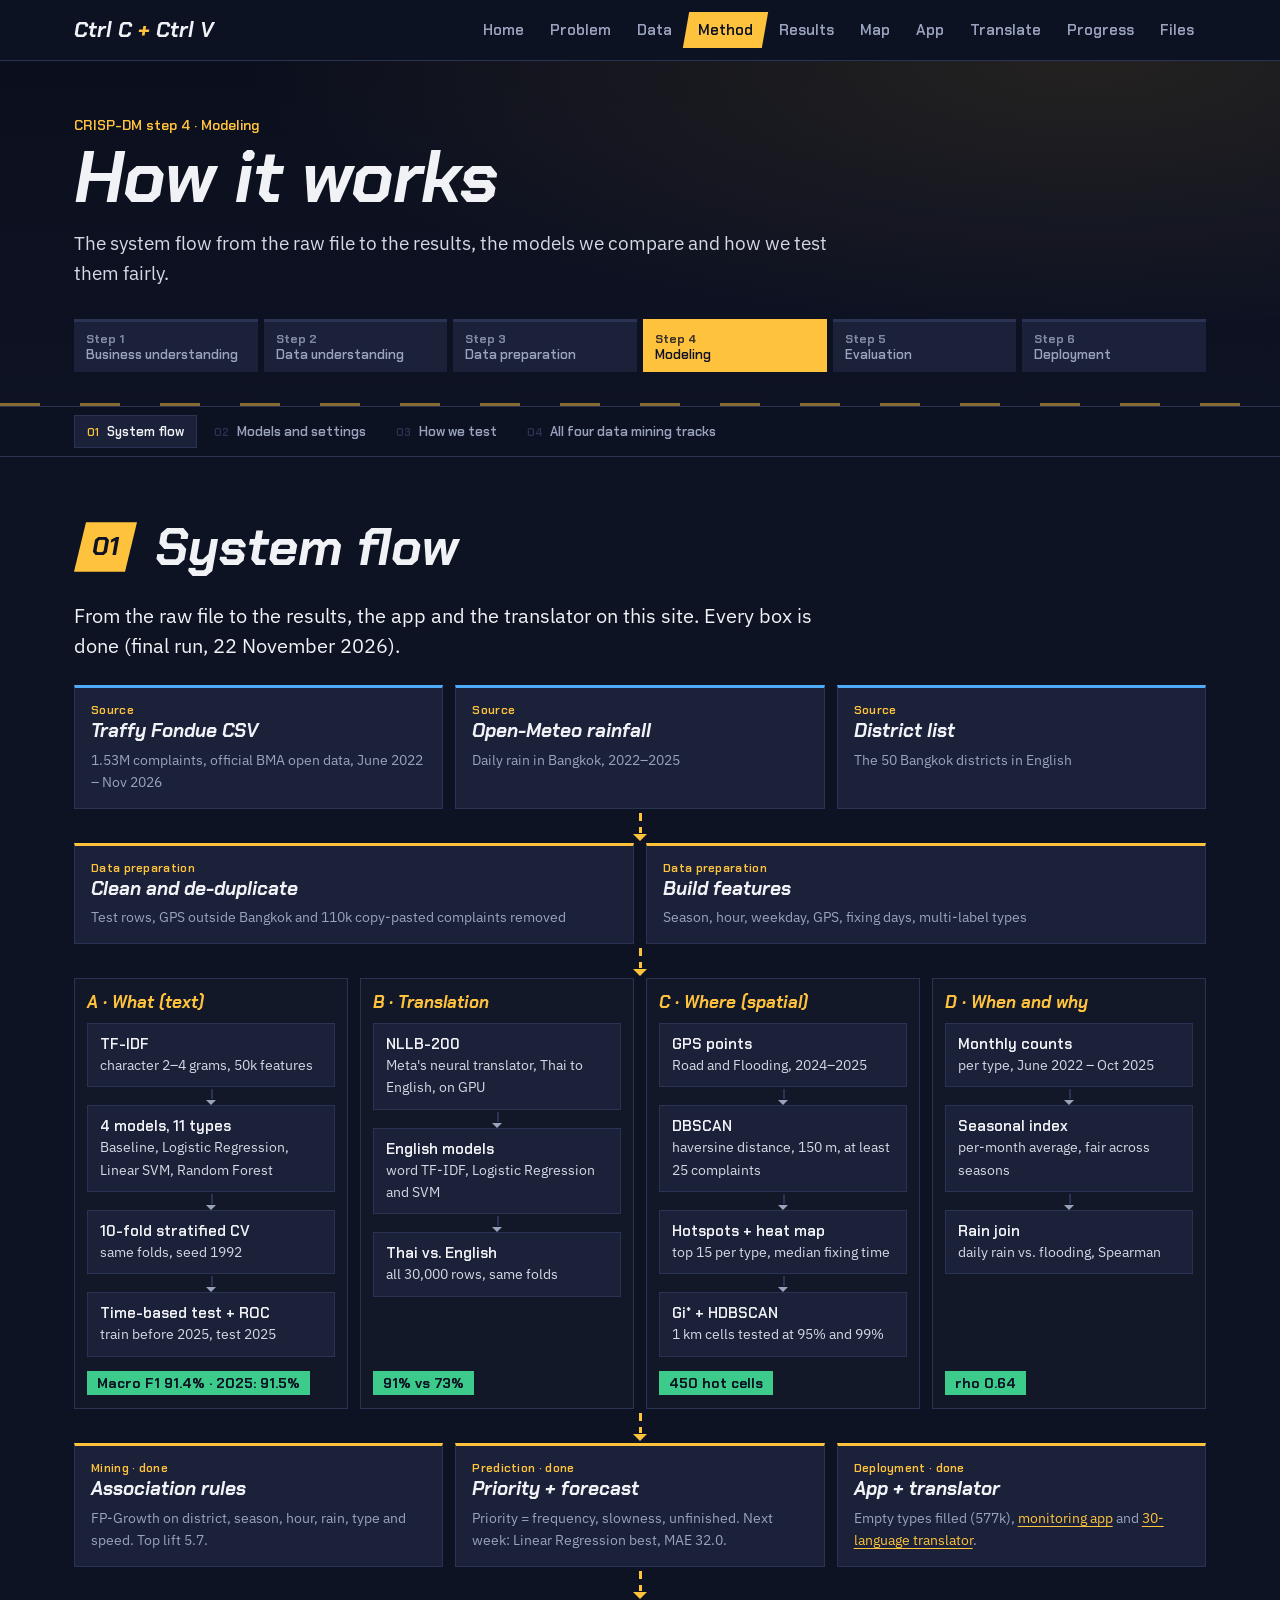
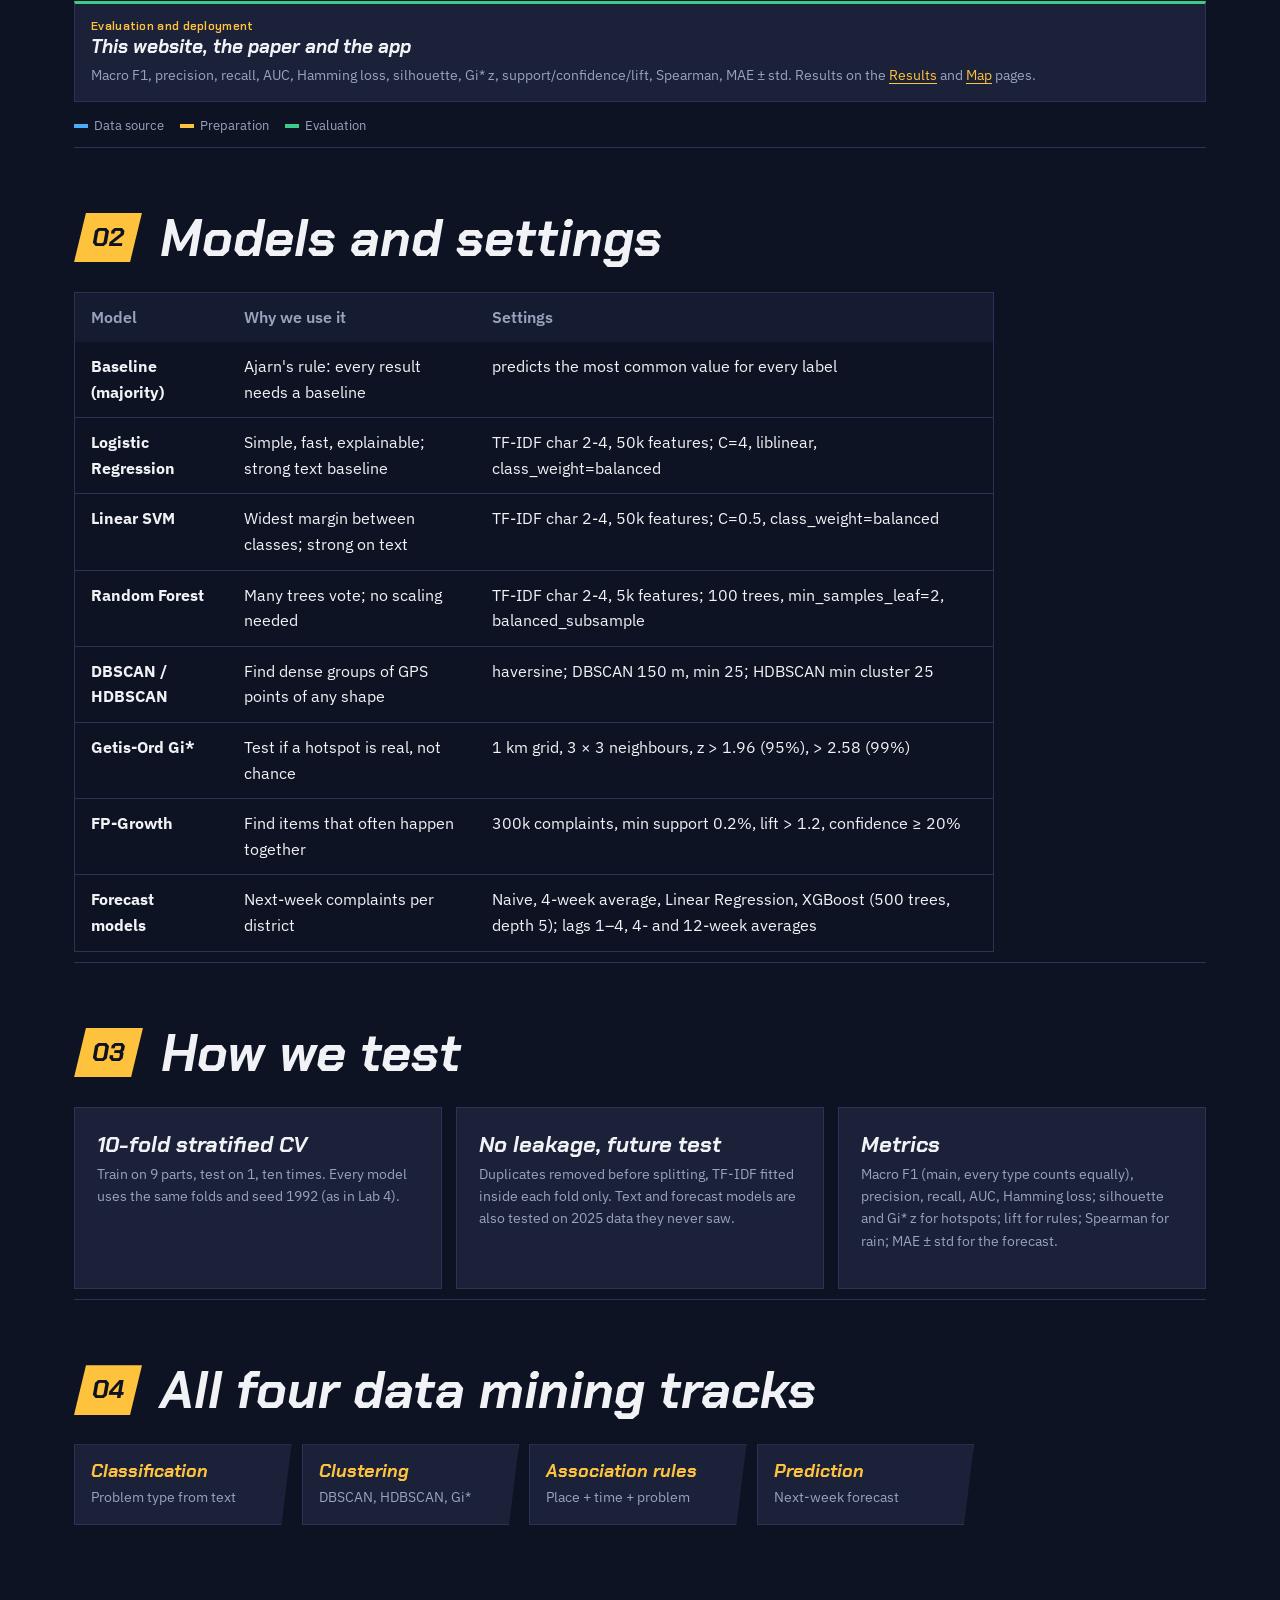
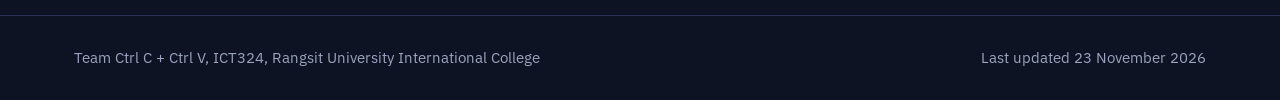
<file: method.html>
<!DOCTYPE html>
<html lang="en">
<head>
<meta charset="utf-8">
<meta name="viewport" content="width=device-width, initial-scale=1, viewport-fit=cover">
<title>Method | Traffy Fondue Insight | Ctrl C + Ctrl V</title>
<meta name="description" content="ICT324 data mining project: Method.">
<meta name="theme-color" content="#0E1324">
<link rel="icon" href="data:image/svg+xml,%3Csvg xmlns='http://www.w3.org/2000/svg' viewBox='0 0 32 32'%3E%3Cpath d='M12 4h8l7 22H5z' fill='%23FFC23D'/%3E%3Cpath d='M10 13h12M8 19h16' stroke='%230E1324' stroke-width='3'/%3E%3Crect x='3' y='26' width='26' height='3' fill='%23FFC23D'/%3E%3C/svg%3E">
<link rel="preconnect" href="https://fonts.googleapis.com">
<link rel="preconnect" href="https://fonts.gstatic.com" crossorigin>
<link href="https://fonts.googleapis.com/css2?family=Chakra+Petch:ital,wght@0,500;0,600;0,700;1,600;1,700&family=IBM+Plex+Sans:wght@400;500;600&family=IBM+Plex+Sans+Thai:wght@400;600&display=swap" rel="stylesheet">
<link rel="stylesheet" href="assets/site.css?v=20261122b">
<link rel="stylesheet" href="assets/pages.css?v=20261122b">
</head>
<body class="sub">
<header class="bar solid" id="bar">
  <div class="bar-in">
    <a class="brand" href="index.html">Ctrl C <i>+</i> Ctrl V</a>
    <nav class="nav" aria-label="Pages"><a href="index.html"><span>Home</span></a><a href="problem.html"><span>Problem</span></a><a href="data.html"><span>Data</span></a><a href="method.html" class="on" aria-current="page"><span>Method</span></a><a href="results.html"><span>Results</span></a><a href="map.html"><span>Map</span></a><a href="app.html"><span>App</span></a><a href="translate.html"><span>Translate</span></a><a href="progress.html"><span>Progress</span></a><a href="files.html"><span>Files</span></a></nav>
  </div>
  <div class="meter" id="meter"></div>
</header>
<div class="phero">
  <div class="wrap">
    <p class="crumb">CRISP-DM step 4 · Modeling</p>
    <h1>How it works</h1>
    <p class="psub">The system flow from the raw file to the results, the models we compare and how we test them fairly.</p>
    <nav class="crisp" aria-label="CRISP-DM steps"><a href="problem.html"><b>Step 1</b>Business understanding</a><a href="data.html"><b>Step 2</b>Data understanding</a><a href="data.html#cleaning"><b>Step 3</b>Data preparation</a><a href="method.html" class="on"><b>Step 4</b>Modeling</a><a href="results.html"><b>Step 5</b>Evaluation</a><a href="map.html"><b>Step 6</b>Deployment</a></nav>
  </div>
</div>
<main class="wrap page" id="main">

<section>
  <div class="head"><span class="plate">01</span><h2>System flow</h2></div>
  <p class="lead">From the raw file to the results, the app and the translator on this site. Every box is done (final run, 22 November 2026).</p>
  <div class="flow" style="margin-top:24px">
    <div class="frow c3">
      <div class="fnode src"><small>Source</small><b>Traffy Fondue CSV</b><p>1.53M complaints, official BMA open data, June 2022 – Nov 2026</p></div>
      <div class="fnode src"><small>Source</small><b>Open-Meteo rainfall</b><p>Daily rain in Bangkok, 2022–2025</p></div>
      <div class="fnode src"><small>Source</small><b>District list</b><p>The 50 Bangkok districts in English</p></div>
    </div>
    <div class="fdown" aria-hidden="true"></div>
    <div class="frow c2">
      <div class="fnode prep"><small>Data preparation</small><b>Clean and de-duplicate</b><p>Test rows, GPS outside Bangkok and 110k copy-pasted complaints removed</p></div>
      <div class="fnode prep"><small>Data preparation</small><b>Build features</b><p>Season, hour, weekday, GPS, fixing days, multi-label types</p></div>
    </div>
    <div class="fdown" aria-hidden="true"></div>
    <div class="lanes">
      <div class="lane"><h5>A · What (text)</h5>
        <div class="step"><b>TF-IDF</b>character 2–4 grams, 50k features</div><div class="arr"></div>
        <div class="step"><b>4 models, 11 types</b>Baseline, Logistic Regression, Linear SVM, Random Forest</div><div class="arr"></div>
        <div class="step"><b>10-fold stratified CV</b>same folds, seed 1992</div><div class="arr"></div>
        <div class="step"><b>Time-based test + ROC</b>train before 2025, test 2025</div>
        <div class="res"><span>Macro F1 91.4% · 2025: 91.5%</span></div></div>
      <div class="lane"><h5>B · Translation</h5>
        <div class="step"><b>NLLB-200</b>Meta's neural translator, Thai to English, on GPU</div><div class="arr"></div>
        <div class="step"><b>English models</b>word TF-IDF, Logistic Regression and SVM</div><div class="arr"></div>
        <div class="step"><b>Thai vs. English</b>all 30,000 rows, same folds</div>
        <div class="res"><span>91% vs 73%</span></div></div>
      <div class="lane"><h5>C · Where (spatial)</h5>
        <div class="step"><b>GPS points</b>Road and Flooding, 2024–2025</div><div class="arr"></div>
        <div class="step"><b>DBSCAN</b>haversine distance, 150 m, at least 25 complaints</div><div class="arr"></div>
        <div class="step"><b>Hotspots + heat map</b>top 15 per type, median fixing time</div><div class="arr"></div>
        <div class="step"><b>Gi* + HDBSCAN</b>1 km cells tested at 95% and 99%</div>
        <div class="res"><span>450 hot cells</span></div></div>
      <div class="lane"><h5>D · When and why</h5>
        <div class="step"><b>Monthly counts</b>per type, June 2022 – Oct 2025</div><div class="arr"></div>
        <div class="step"><b>Seasonal index</b>per-month average, fair across seasons</div><div class="arr"></div>
        <div class="step"><b>Rain join</b>daily rain vs. flooding, Spearman</div>
        <div class="res"><span>rho 0.64</span></div></div>
    </div>
    <div class="fdown" aria-hidden="true"></div>
    <div class="frow c3">
      <div class="fnode prep"><small>Mining · done</small><b>Association rules</b><p>FP-Growth on district, season, hour, rain, type and speed. Top lift 5.7.</p></div>
      <div class="fnode prep"><small>Prediction · done</small><b>Priority + forecast</b><p>Priority = frequency, slowness, unfinished. Next week: Linear Regression best, MAE 32.0.</p></div>
      <div class="fnode prep"><small>Deployment · done</small><b>App + translator</b><p>Empty types filled (577k), <a href="app.html">monitoring app</a> and <a href="translate.html">30-language translator</a>.</p></div>
    </div>
    <div class="fdown" aria-hidden="true"></div>
    <div class="frow c1"><div class="fnode eval"><small>Evaluation and deployment</small><b>This website, the paper and the app</b><p>Macro F1, precision, recall, AUC, Hamming loss, silhouette, Gi* z, support/confidence/lift, Spearman, MAE ± std. Results on the <a href="results.html">Results</a> and <a href="map.html">Map</a> pages.</p></div></div>
  </div>
  <div class="legend"><span><i style="background:#4dabf7"></i>Data source</span><span><i style="background:var(--amber)"></i>Preparation</span><span><i style="background:var(--green)"></i>Evaluation</span></div>
</section>
<section>
  <div class="head"><span class="plate">02</span><h2>Models and settings</h2></div>
  <div class="tbl">
    <table>
      <thead><tr><th>Model</th><th>Why we use it</th><th>Settings</th></tr></thead>
      <tbody><tr><td><b>Baseline (majority)</b></td><td>Ajarn's rule: every result needs a baseline</td><td>predicts the most common value for every label</td></tr><tr><td><b>Logistic Regression</b></td><td>Simple, fast, explainable; strong text baseline</td><td>TF-IDF char 2-4, 50k features; C=4, liblinear, class_weight=balanced</td></tr><tr><td><b>Linear SVM</b></td><td>Widest margin between classes; strong on text</td><td>TF-IDF char 2-4, 50k features; C=0.5, class_weight=balanced</td></tr><tr><td><b>Random Forest</b></td><td>Many trees vote; no scaling needed</td><td>TF-IDF char 2-4, 5k features; 100 trees, min_samples_leaf=2, balanced_subsample</td></tr><tr><td><b>DBSCAN / HDBSCAN</b></td><td>Find dense groups of GPS points of any shape</td><td>haversine; DBSCAN 150 m, min 25; HDBSCAN min cluster 25</td></tr><tr><td><b>Getis-Ord Gi*</b></td><td>Test if a hotspot is real, not chance</td><td>1 km grid, 3 × 3 neighbours, z &gt; 1.96 (95%), &gt; 2.58 (99%)</td></tr><tr><td><b>FP-Growth</b></td><td>Find items that often happen together</td><td>300k complaints, min support 0.2%, lift &gt; 1.2, confidence ≥ 20%</td></tr><tr><td><b>Forecast models</b></td><td>Next-week complaints per district</td><td>Naive, 4-week average, Linear Regression, XGBoost (500 trees, depth 5); lags 1–4, 4- and 12-week averages</td></tr></tbody>
    </table>
  </div>
</section>
<section>
  <div class="head"><span class="plate">03</span><h2>How we test</h2></div>
  <div class="grid3">
    <div class="card"><h4>10-fold stratified CV</h4><p class="note">Train on 9 parts, test on 1, ten times. Every model uses the same folds and seed 1992 (as in Lab 4).</p></div>
    <div class="card"><h4>No leakage, future test</h4><p class="note">Duplicates removed before splitting, TF-IDF fitted inside each fold only. Text and forecast models are also tested on 2025 data they never saw.</p></div>
    <div class="card"><h4>Metrics</h4><p class="note">Macro F1 (main, every type counts equally), precision, recall, AUC, Hamming loss; silhouette and Gi* z for hotspots; lift for rules; Spearman for rain; MAE ± std for the forecast.</p></div>
  </div>
</section>
<section>
  <div class="head"><span class="plate">04</span><h2>All four data mining tracks</h2></div>
  <div class="tracks">
    <div><b>Classification</b><span>Problem type from text</span></div>
    <div><b>Clustering</b><span>DBSCAN, HDBSCAN, Gi*</span></div>
    <div><b>Association rules</b><span>Place + time + problem</span></div>
    <div><b>Prediction</b><span>Next-week forecast</span></div>
  </div>
</section>
</main>
<footer><div class="in"><span>Team Ctrl C + Ctrl V, ICT324, Rangsit University International College</span><span>Last updated 23 November 2026</span></div></footer>
<script src="assets/chart.umd.js?v=20261122b"></script>
<script src="assets/data.js?v=20261122b"></script>
<script src="assets/site.js?v=20261122b"></script>
<script>

</script>
</body>
</html>
</file>
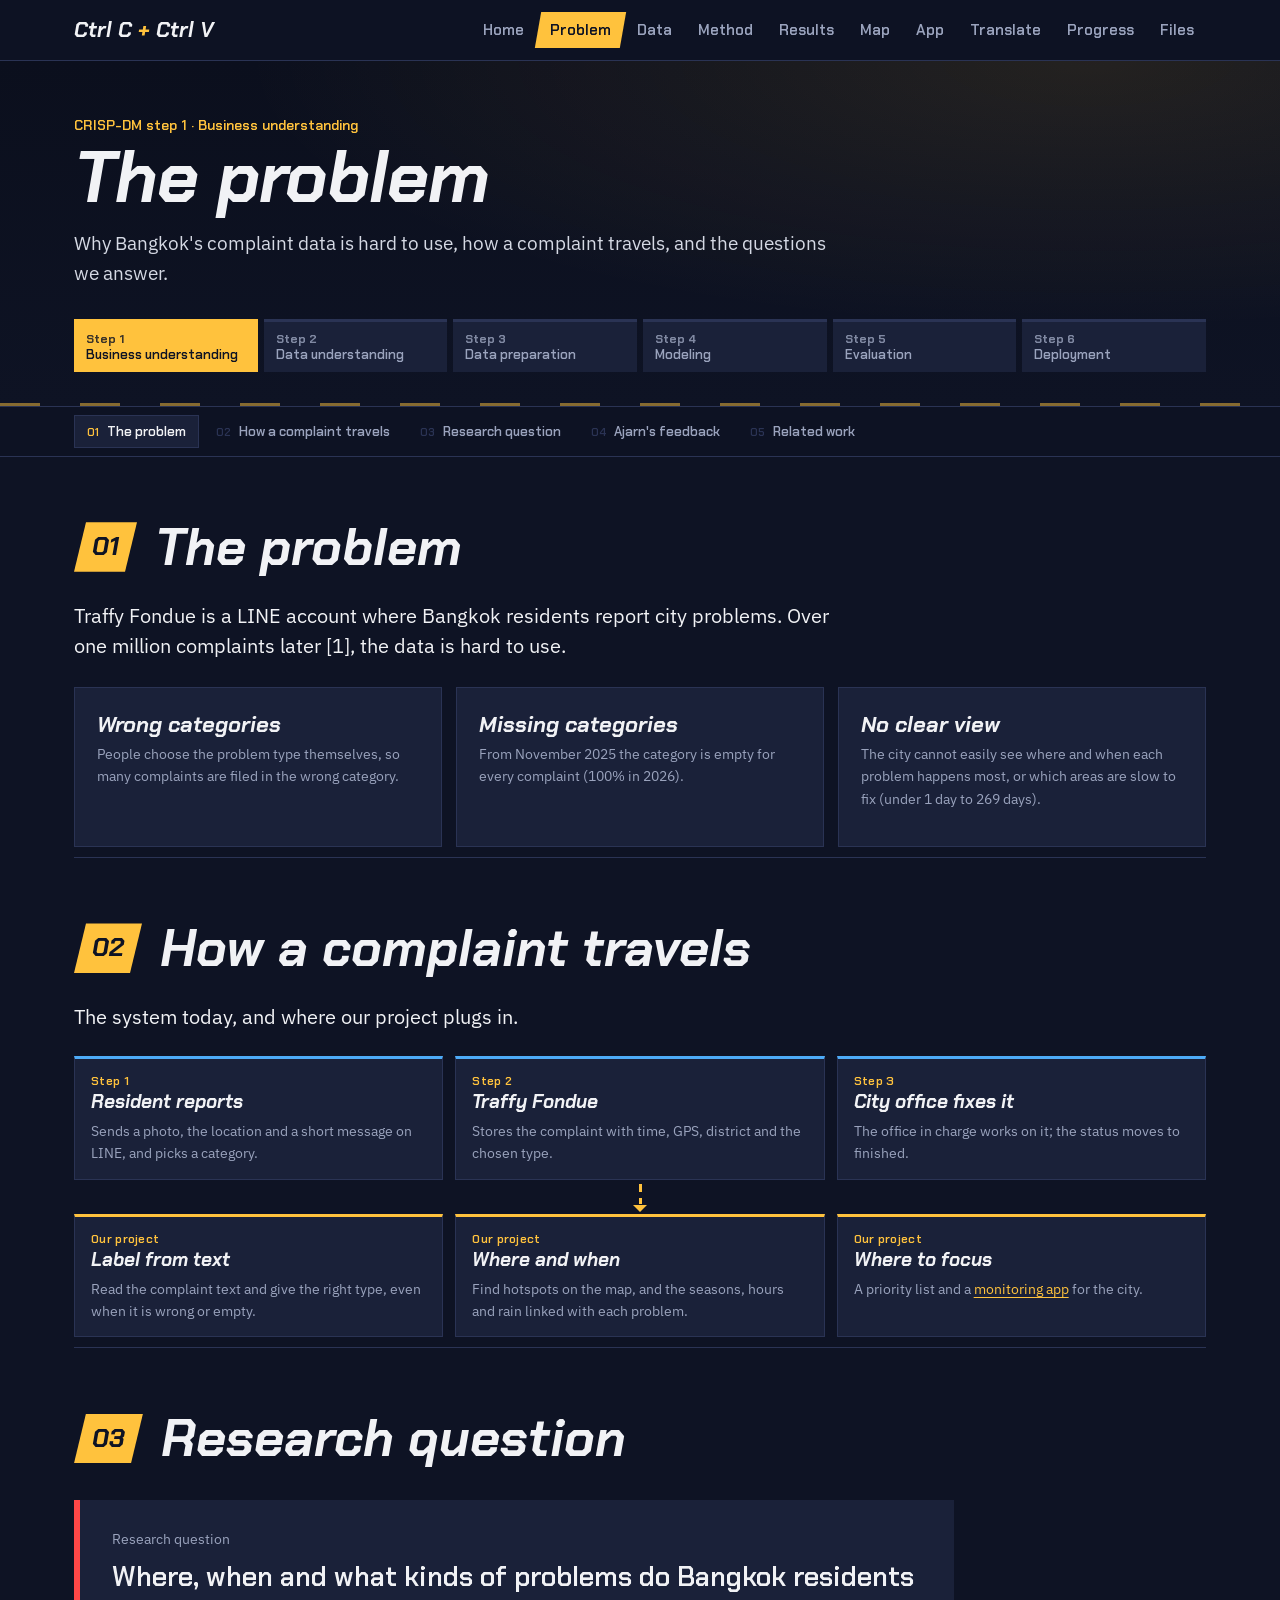
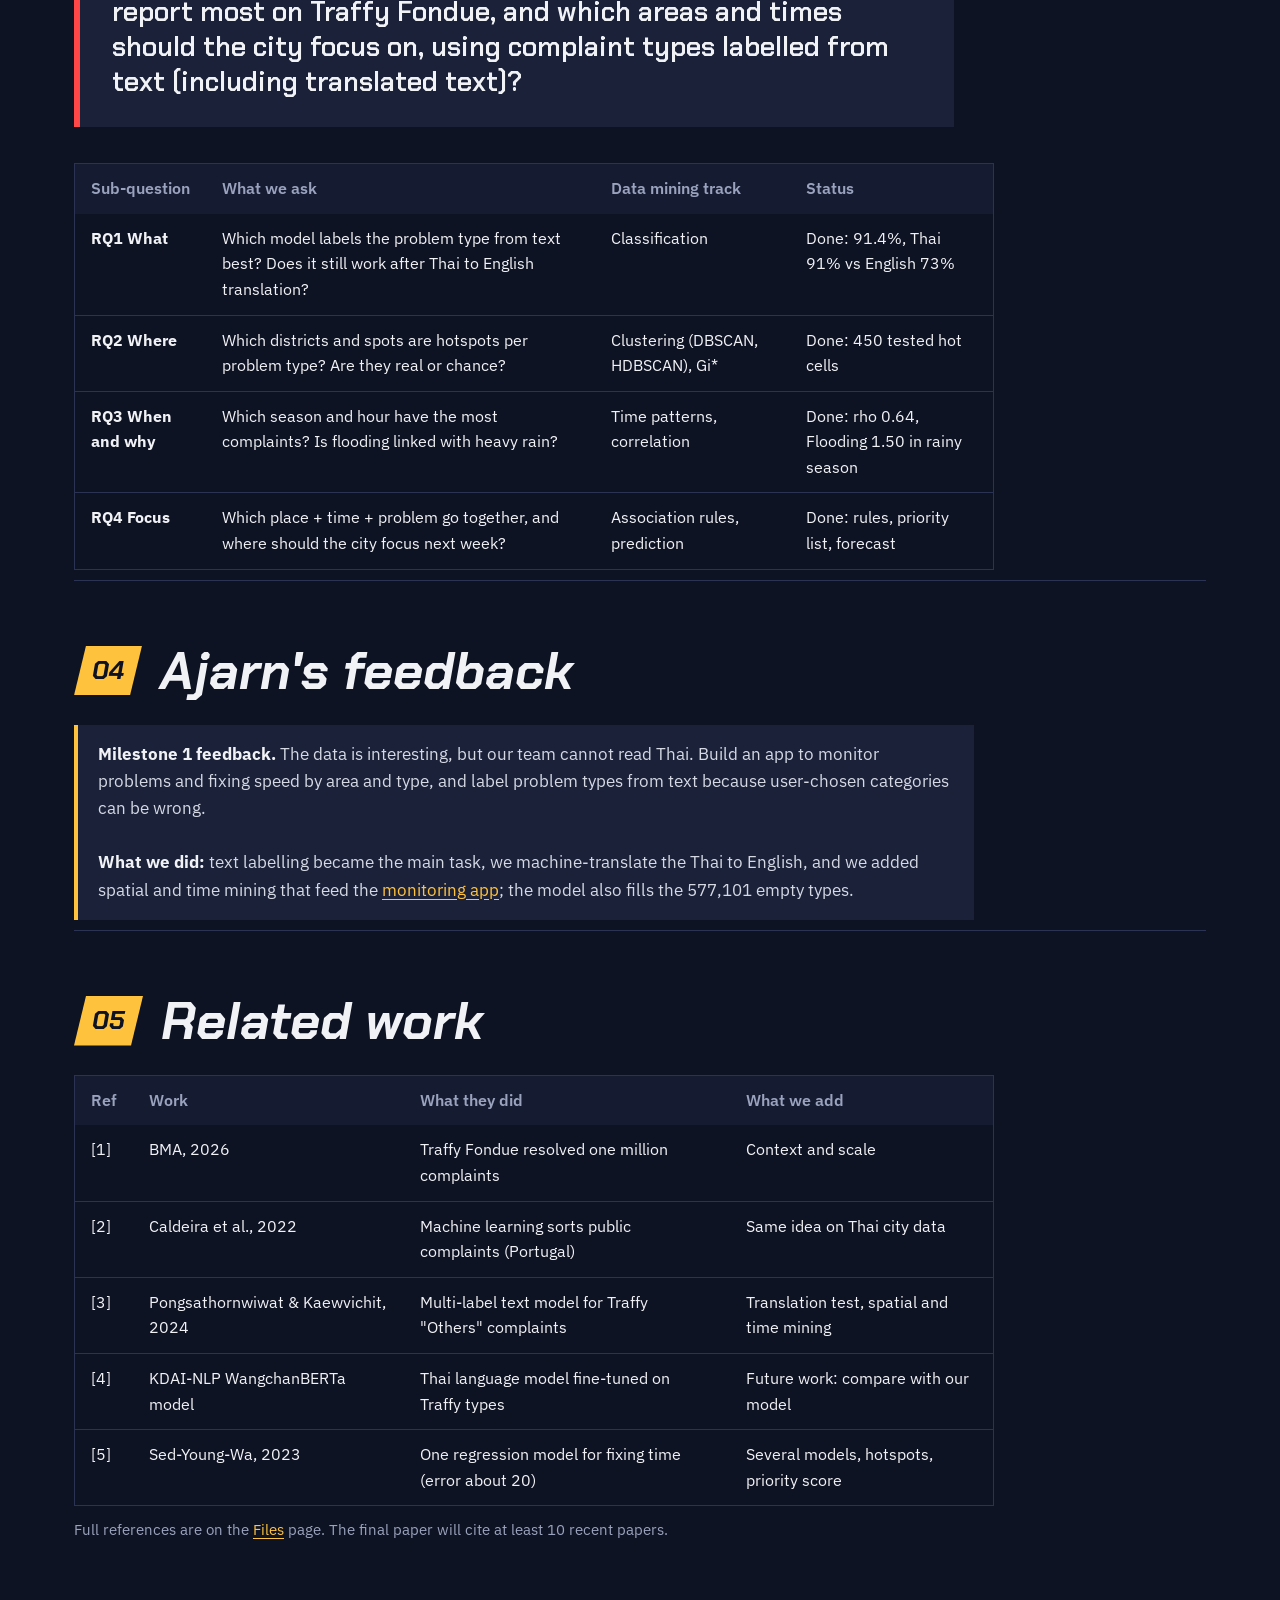
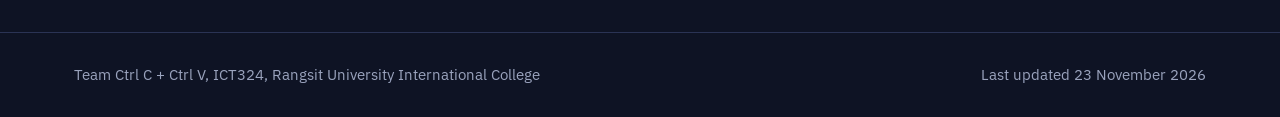
<file: problem.html>
<!DOCTYPE html>
<html lang="en">
<head>
<meta charset="utf-8">
<meta name="viewport" content="width=device-width, initial-scale=1, viewport-fit=cover">
<title>Problem | Traffy Fondue Insight | Ctrl C + Ctrl V</title>
<meta name="description" content="ICT324 data mining project: Problem.">
<meta name="theme-color" content="#0E1324">
<link rel="icon" href="data:image/svg+xml,%3Csvg xmlns='http://www.w3.org/2000/svg' viewBox='0 0 32 32'%3E%3Cpath d='M12 4h8l7 22H5z' fill='%23FFC23D'/%3E%3Cpath d='M10 13h12M8 19h16' stroke='%230E1324' stroke-width='3'/%3E%3Crect x='3' y='26' width='26' height='3' fill='%23FFC23D'/%3E%3C/svg%3E">
<link rel="preconnect" href="https://fonts.googleapis.com">
<link rel="preconnect" href="https://fonts.gstatic.com" crossorigin>
<link href="https://fonts.googleapis.com/css2?family=Chakra+Petch:ital,wght@0,500;0,600;0,700;1,600;1,700&family=IBM+Plex+Sans:wght@400;500;600&family=IBM+Plex+Sans+Thai:wght@400;600&display=swap" rel="stylesheet">
<link rel="stylesheet" href="assets/site.css?v=20261122b">
<link rel="stylesheet" href="assets/pages.css?v=20261122b">
</head>
<body class="sub">
<header class="bar solid" id="bar">
  <div class="bar-in">
    <a class="brand" href="index.html">Ctrl C <i>+</i> Ctrl V</a>
    <nav class="nav" aria-label="Pages"><a href="index.html"><span>Home</span></a><a href="problem.html" class="on" aria-current="page"><span>Problem</span></a><a href="data.html"><span>Data</span></a><a href="method.html"><span>Method</span></a><a href="results.html"><span>Results</span></a><a href="map.html"><span>Map</span></a><a href="app.html"><span>App</span></a><a href="translate.html"><span>Translate</span></a><a href="progress.html"><span>Progress</span></a><a href="files.html"><span>Files</span></a></nav>
  </div>
  <div class="meter" id="meter"></div>
</header>
<div class="phero">
  <div class="wrap">
    <p class="crumb">CRISP-DM step 1 · Business understanding</p>
    <h1>The problem</h1>
    <p class="psub">Why Bangkok's complaint data is hard to use, how a complaint travels, and the questions we answer.</p>
    <nav class="crisp" aria-label="CRISP-DM steps"><a href="problem.html" class="on"><b>Step 1</b>Business understanding</a><a href="data.html"><b>Step 2</b>Data understanding</a><a href="data.html#cleaning"><b>Step 3</b>Data preparation</a><a href="method.html"><b>Step 4</b>Modeling</a><a href="results.html"><b>Step 5</b>Evaluation</a><a href="map.html"><b>Step 6</b>Deployment</a></nav>
  </div>
</div>
<main class="wrap page" id="main">

<section>
  <div class="head"><span class="plate">01</span><h2>The problem</h2></div>
  <p class="lead">Traffy Fondue is a LINE account where Bangkok residents report city problems. Over one million complaints later [1], the data is hard to use.</p>
  <div class="grid3" style="margin-top:26px">
    <div class="card"><h4>Wrong categories</h4><p class="note">People choose the problem type themselves, so many complaints are filed in the wrong category.</p></div>
    <div class="card"><h4>Missing categories</h4><p class="note">From November 2025 the category is empty for every complaint (100% in 2026).</p></div>
    <div class="card"><h4>No clear view</h4><p class="note">The city cannot easily see where and when each problem happens most, or which areas are slow to fix (under 1 day to 269 days).</p></div>
  </div>
</section>
<section>
  <div class="head"><span class="plate">02</span><h2>How a complaint travels</h2></div>
  <p class="lead">The system today, and where our project plugs in.</p>
  <div class="flow" style="margin-top:24px">
    <div class="frow c3">
      <div class="fnode src"><small>Step 1</small><b>Resident reports</b><p>Sends a photo, the location and a short message on LINE, and picks a category.</p></div>
      <div class="fnode src"><small>Step 2</small><b>Traffy Fondue</b><p>Stores the complaint with time, GPS, district and the chosen type.</p></div>
      <div class="fnode src"><small>Step 3</small><b>City office fixes it</b><p>The office in charge works on it; the status moves to finished.</p></div>
    </div>
    <div class="fdown" aria-hidden="true"></div>
    <div class="frow c3">
      <div class="fnode prep"><small>Our project</small><b>Label from text</b><p>Read the complaint text and give the right type, even when it is wrong or empty.</p></div>
      <div class="fnode prep"><small>Our project</small><b>Where and when</b><p>Find hotspots on the map, and the seasons, hours and rain linked with each problem.</p></div>
      <div class="fnode prep"><small>Our project</small><b>Where to focus</b><p>A priority list and a <a href="app.html">monitoring app</a> for the city.</p></div>
    </div>
  </div>
</section>
<section>
  <div class="head"><span class="plate">03</span><h2>Research question</h2></div>
  <div class="rq"><small>Research question</small><p>Where, when and what kinds of problems do Bangkok residents report most on Traffy Fondue, and which areas and times should the city focus on, using complaint types labelled from text (including translated text)?</p></div>
  <div class="tbl">
    <table>
      <thead><tr><th>Sub-question</th><th>What we ask</th><th>Data mining track</th><th>Status</th></tr></thead>
      <tbody>
        <tr><td><b>RQ1 What</b></td><td>Which model labels the problem type from text best? Does it still work after Thai to English translation?</td><td>Classification</td><td>Done: 91.4%, Thai 91% vs English 73%</td></tr>
        <tr><td><b>RQ2 Where</b></td><td>Which districts and spots are hotspots per problem type? Are they real or chance?</td><td>Clustering (DBSCAN, HDBSCAN), Gi*</td><td>Done: 450 tested hot cells</td></tr>
        <tr><td><b>RQ3 When and why</b></td><td>Which season and hour have the most complaints? Is flooding linked with heavy rain?</td><td>Time patterns, correlation</td><td>Done: rho 0.64, Flooding 1.50 in rainy season</td></tr>
        <tr><td><b>RQ4 Focus</b></td><td>Which place + time + problem go together, and where should the city focus next week?</td><td>Association rules, prediction</td><td>Done: rules, priority list, forecast</td></tr>
      </tbody>
    </table>
  </div>
</section>
<section>
  <div class="head"><span class="plate">04</span><h2>Ajarn's feedback</h2></div>
  <div class="callout"><b>Milestone 1 feedback.</b> The data is interesting, but our team cannot read Thai. Build an app to monitor problems and fixing speed by area and type, and label problem types from text because user-chosen categories can be wrong.<br><br><b>What we did:</b> text labelling became the main task, we machine-translate the Thai to English, and we added spatial and time mining that feed the <a href="app.html">monitoring app</a>; the model also fills the 577,101 empty types.</div>
</section>
<section>
  <div class="head"><span class="plate">05</span><h2>Related work</h2></div>
  <div class="tbl">
    <table>
      <thead><tr><th>Ref</th><th>Work</th><th>What they did</th><th>What we add</th></tr></thead>
      <tbody>
        <tr><td>[1]</td><td>BMA, 2026</td><td>Traffy Fondue resolved one million complaints</td><td>Context and scale</td></tr>
        <tr><td>[2]</td><td>Caldeira et al., 2022</td><td>Machine learning sorts public complaints (Portugal)</td><td>Same idea on Thai city data</td></tr>
        <tr><td>[3]</td><td>Pongsathornwiwat &amp; Kaewvichit, 2024</td><td>Multi-label text model for Traffy "Others" complaints</td><td>Translation test, spatial and time mining</td></tr>
        <tr><td>[4]</td><td>KDAI-NLP WangchanBERTa model</td><td>Thai language model fine-tuned on Traffy types</td><td>Future work: compare with our model</td></tr>
        <tr><td>[5]</td><td>Sed-Young-Wa, 2023</td><td>One regression model for fixing time (error about 20)</td><td>Several models, hotspots, priority score</td></tr>
      </tbody>
    </table>
  </div>
  <p style="margin-top:12px;color:var(--muted);font-size:15px">Full references are on the <a href="files.html#refs">Files</a> page. The final paper will cite at least 10 recent papers.</p>
</section>
</main>
<footer><div class="in"><span>Team Ctrl C + Ctrl V, ICT324, Rangsit University International College</span><span>Last updated 23 November 2026</span></div></footer>
<script src="assets/chart.umd.js?v=20261122b"></script>
<script src="assets/data.js?v=20261122b"></script>
<script src="assets/site.js?v=20261122b"></script>
<script>

</script>
</body>
</html>
</file>
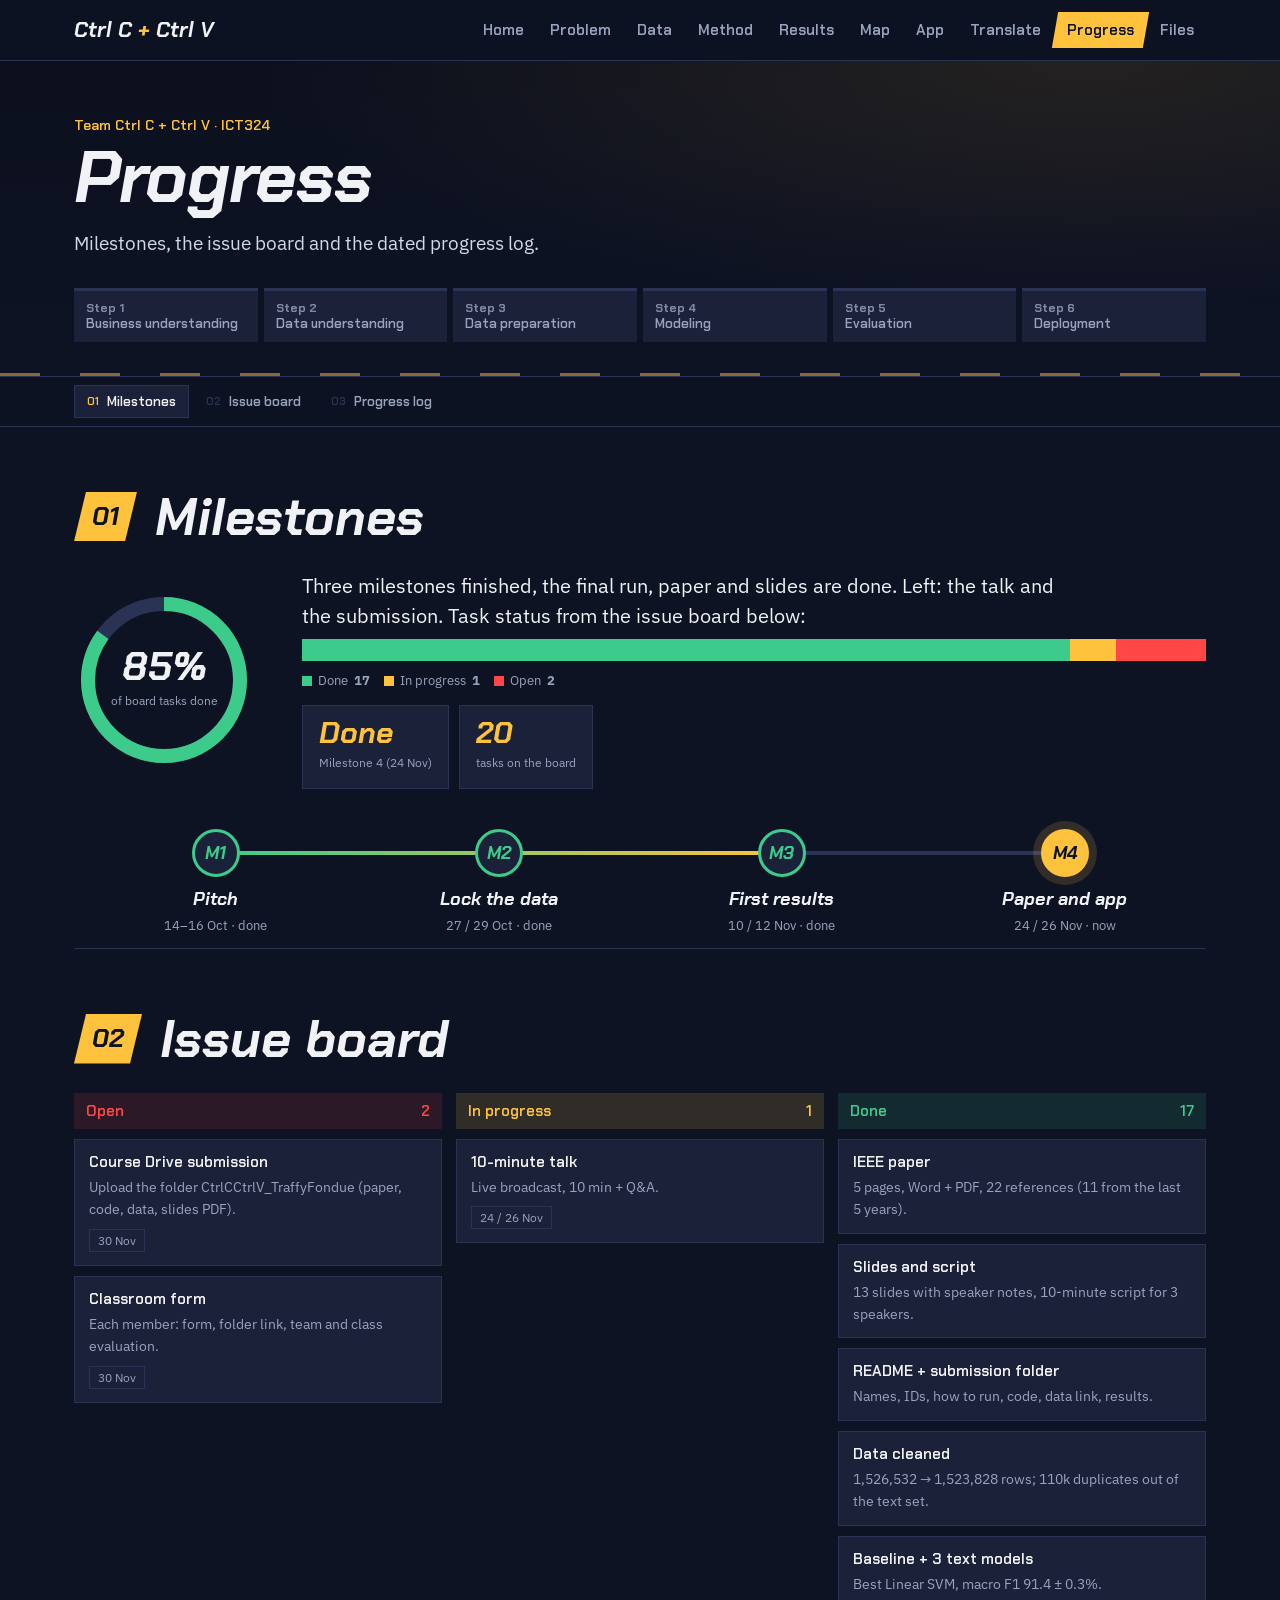
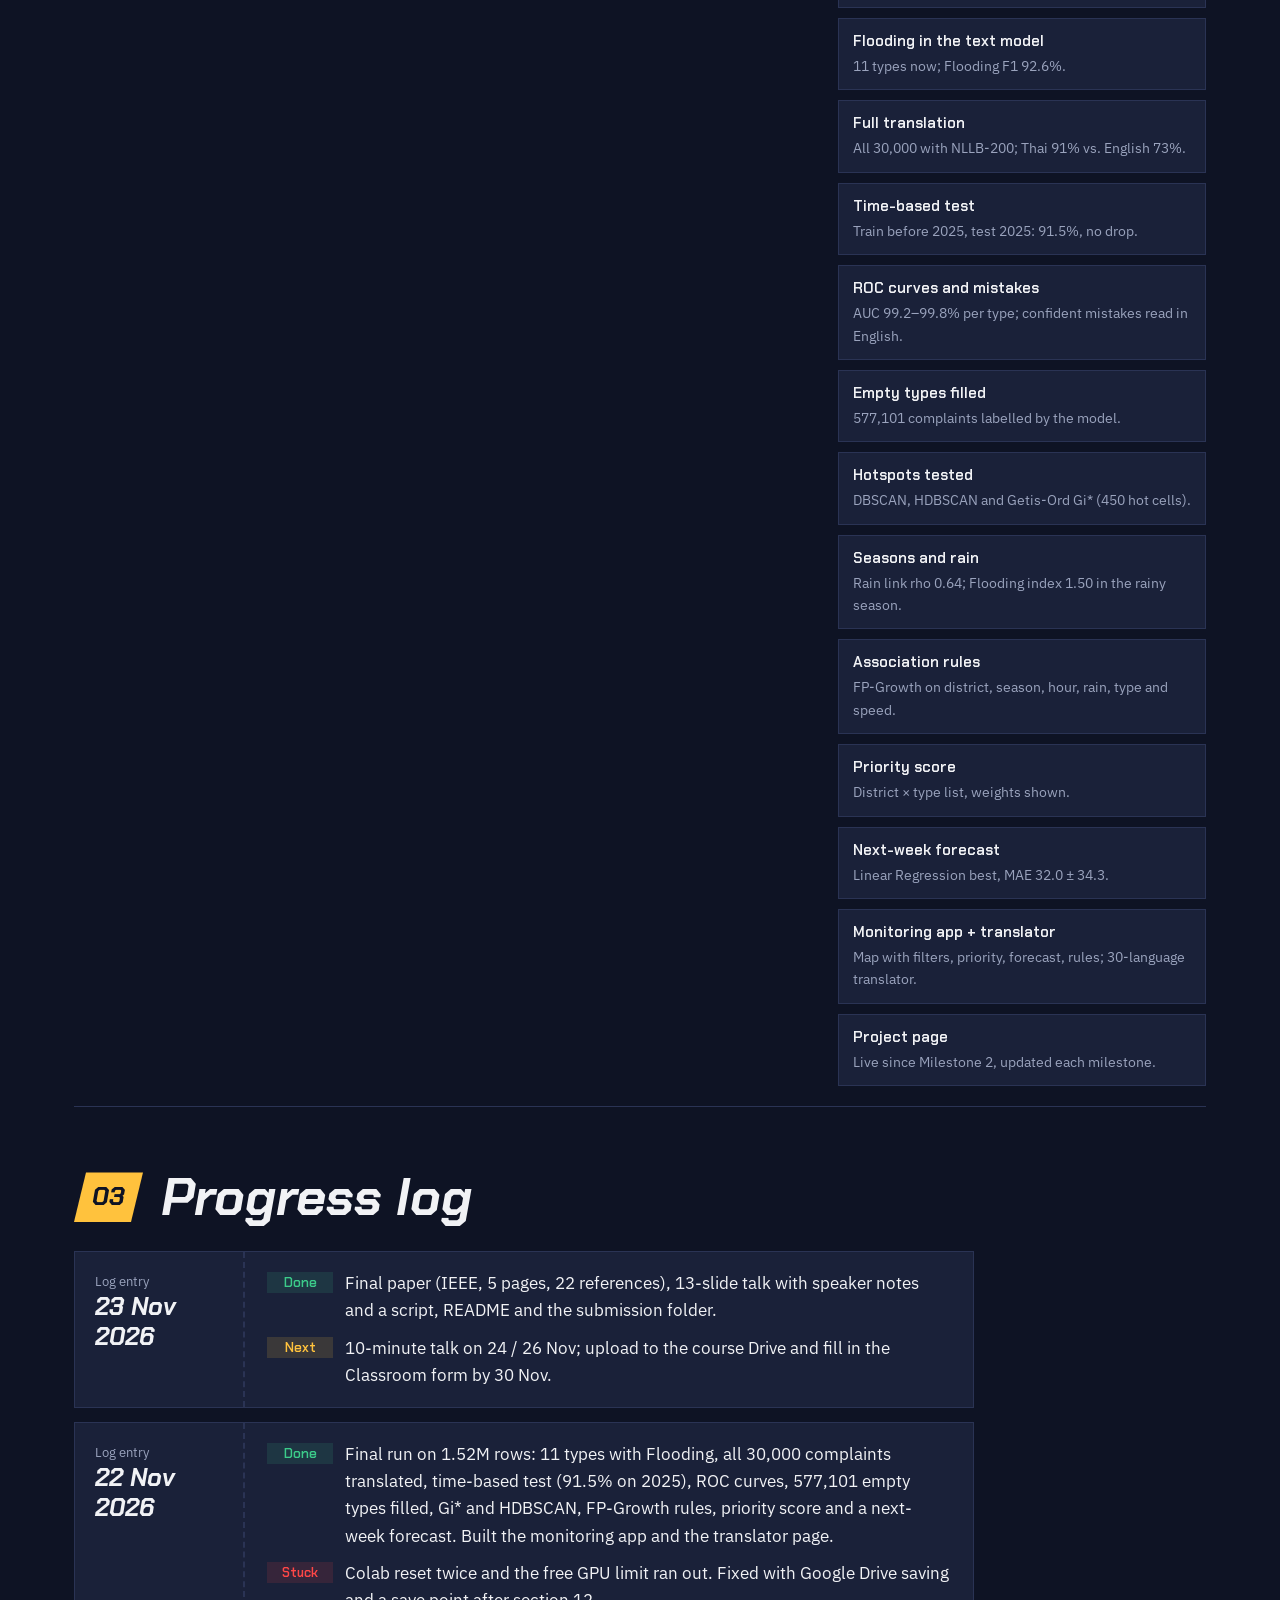
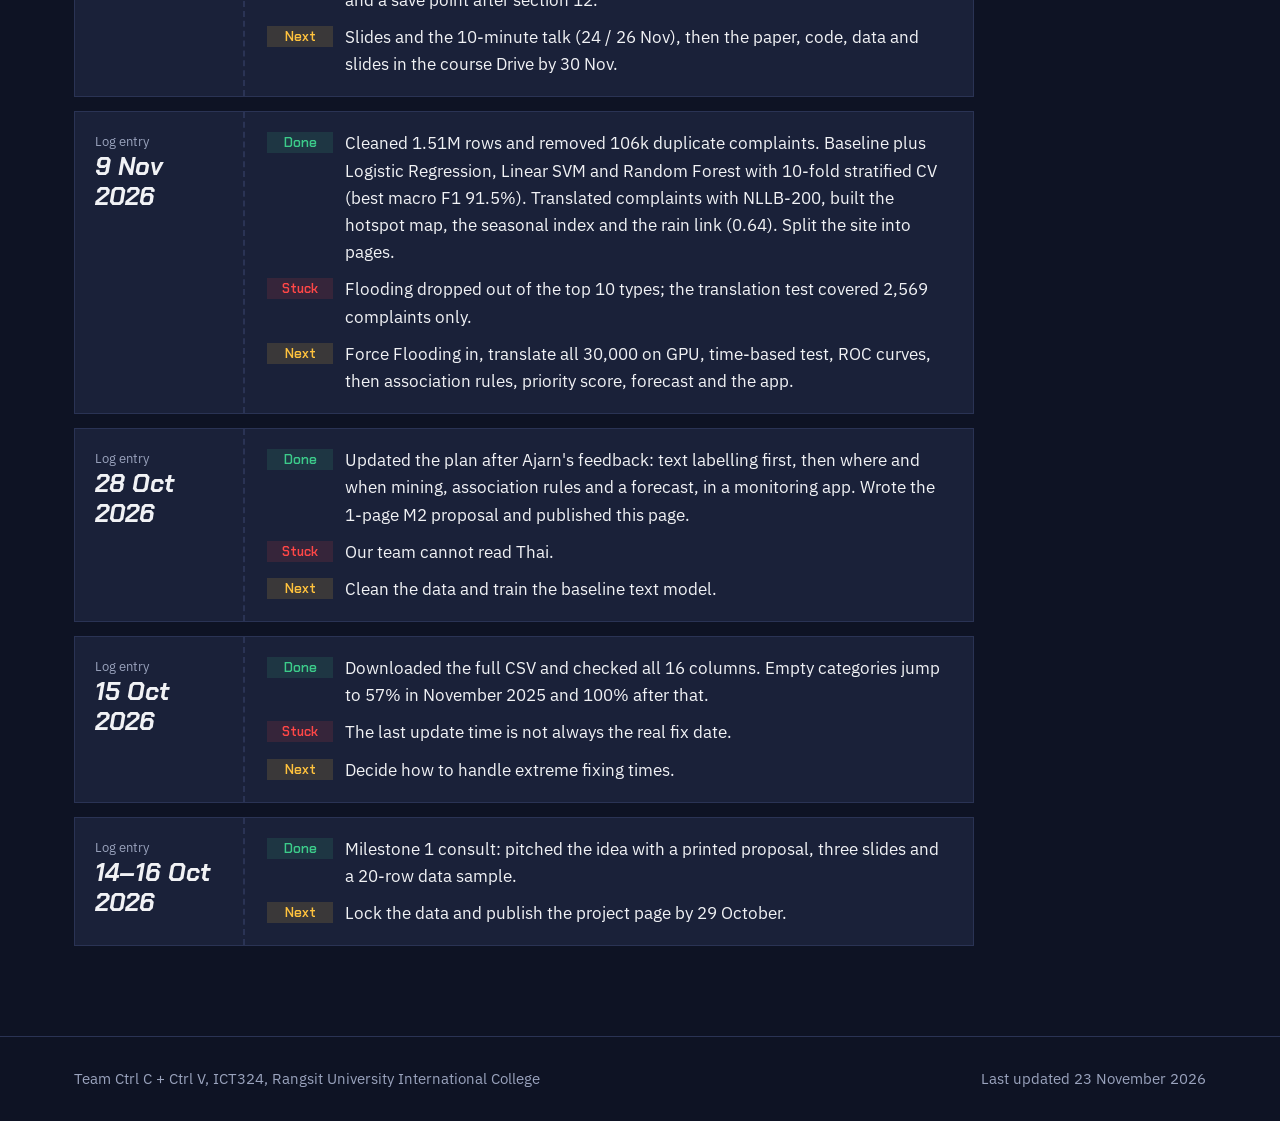
<file: progress.html>
<!DOCTYPE html>
<html lang="en">
<head>
<meta charset="utf-8">
<meta name="viewport" content="width=device-width, initial-scale=1, viewport-fit=cover">
<title>Progress | Traffy Fondue Insight | Ctrl C + Ctrl V</title>
<meta name="description" content="ICT324 data mining project: Progress.">
<meta name="theme-color" content="#0E1324">
<link rel="icon" href="data:image/svg+xml,%3Csvg xmlns='http://www.w3.org/2000/svg' viewBox='0 0 32 32'%3E%3Cpath d='M12 4h8l7 22H5z' fill='%23FFC23D'/%3E%3Cpath d='M10 13h12M8 19h16' stroke='%230E1324' stroke-width='3'/%3E%3Crect x='3' y='26' width='26' height='3' fill='%23FFC23D'/%3E%3C/svg%3E">
<link rel="preconnect" href="https://fonts.googleapis.com">
<link rel="preconnect" href="https://fonts.gstatic.com" crossorigin>
<link href="https://fonts.googleapis.com/css2?family=Chakra+Petch:ital,wght@0,500;0,600;0,700;1,600;1,700&family=IBM+Plex+Sans:wght@400;500;600&family=IBM+Plex+Sans+Thai:wght@400;600&display=swap" rel="stylesheet">
<link rel="stylesheet" href="assets/site.css?v=20261122b">
<link rel="stylesheet" href="assets/pages.css?v=20261122b">
</head>
<body class="sub">
<header class="bar solid" id="bar">
  <div class="bar-in">
    <a class="brand" href="index.html">Ctrl C <i>+</i> Ctrl V</a>
    <nav class="nav" aria-label="Pages"><a href="index.html"><span>Home</span></a><a href="problem.html"><span>Problem</span></a><a href="data.html"><span>Data</span></a><a href="method.html"><span>Method</span></a><a href="results.html"><span>Results</span></a><a href="map.html"><span>Map</span></a><a href="app.html"><span>App</span></a><a href="translate.html"><span>Translate</span></a><a href="progress.html" class="on" aria-current="page"><span>Progress</span></a><a href="files.html"><span>Files</span></a></nav>
  </div>
  <div class="meter" id="meter"></div>
</header>
<div class="phero">
  <div class="wrap">
    <p class="crumb">Team Ctrl C + Ctrl V · ICT324</p>
    <h1>Progress</h1>
    <p class="psub">Milestones, the issue board and the dated progress log.</p>
    <nav class="crisp" aria-label="CRISP-DM steps"><a href="problem.html"><b>Step 1</b>Business understanding</a><a href="data.html"><b>Step 2</b>Data understanding</a><a href="data.html#cleaning"><b>Step 3</b>Data preparation</a><a href="method.html"><b>Step 4</b>Modeling</a><a href="results.html"><b>Step 5</b>Evaluation</a><a href="map.html"><b>Step 6</b>Deployment</a></nav>
  </div>
</div>
<main class="wrap page" id="main">

<section>
  <div class="head"><span class="plate">01</span><h2>Milestones</h2></div>
  <div class="ringrow" style="margin-bottom:40px">
    <div class="ring" id="ring"><svg viewBox="0 0 180 180" aria-hidden="true"><defs><linearGradient id="rg" x1="0" x2="1"><stop offset="0" stop-color="#3CCB8A"/><stop offset="1" stop-color="#FFC23D"/></linearGradient></defs>
      <circle class="bg" cx="90" cy="90" r="76"/><circle class="fg" id="ringFg" cx="90" cy="90" r="76" stroke-dasharray="477.5" stroke-dashoffset="477.5"/></svg>
      <div class="mid"><div><b id="ringPct">0%</b><span>of board tasks done</span></div></div></div>
    <div>
      <p class="lead" style="margin-top:0">Three milestones finished, the final run, paper and slides are done. Left: the talk and the submission. Task status from the issue board below:</p>
      <div class="stack" id="stack" role="img"></div>
      <div class="legend2"><span><i style="background:#3CCB8A;border-radius:0"></i>Done <b id="cDone"></b></span><span><i style="background:#FFC23D;border-radius:0"></i>In progress <b id="cDoing"></b></span><span><i style="background:#FF4747;border-radius:0"></i>Open <b id="cOpen"></b></span></div>
      <div class="countdown" id="countdown" style="margin-top:14px"></div>
    </div>
  </div>
  <div class="mtl">
    <div class="done"><div class="dot">M1</div><b>Pitch</b><span>14–16 Oct · done</span></div>
    <div class="done"><div class="dot">M2</div><b>Lock the data</b><span>27 / 29 Oct · done</span></div>
    <div class="done"><div class="dot">M3</div><b>First results</b><span>10 / 12 Nov · done</span></div>
    <div class="now"><div class="dot">M4</div><b>Paper and app</b><span>24 / 26 Nov · now</span></div>
  </div>
</section>
<section>
  <div class="head"><span class="plate">02</span><h2>Issue board</h2></div>
  <div class="board">
    <div class="col open"><h4>Open <span>2</span></h4>
      <div class="issue"><b>Course Drive submission</b><p>Upload the folder CtrlCCtrlV_TraffyFondue (paper, code, data, slides PDF).</p><em>30 Nov</em></div>
      <div class="issue"><b>Classroom form</b><p>Each member: form, folder link, team and class evaluation.</p><em>30 Nov</em></div>
    </div>
    <div class="col doing"><h4>In progress <span>1</span></h4>
      <div class="issue"><b>10-minute talk</b><p>Live broadcast, 10 min + Q&A.</p><em>24 / 26 Nov</em></div>
    </div>
    <div class="col done"><h4>Done <span>17</span></h4>
      <div class="issue"><b>IEEE paper</b><p>5 pages, Word + PDF, 22 references (11 from the last 5 years).</p></div>
      <div class="issue"><b>Slides and script</b><p>13 slides with speaker notes, 10-minute script for 3 speakers.</p></div>
      <div class="issue"><b>README + submission folder</b><p>Names, IDs, how to run, code, data link, results.</p></div>
      <div class="issue"><b>Data cleaned</b><p>1,526,532 → 1,523,828 rows; 110k duplicates out of the text set.</p></div>
      <div class="issue"><b>Baseline + 3 text models</b><p>Best Linear SVM, macro F1 91.4 ± 0.3%.</p></div>
      <div class="issue"><b>Flooding in the text model</b><p>11 types now; Flooding F1 92.6%.</p></div>
      <div class="issue"><b>Full translation</b><p>All 30,000 with NLLB-200; Thai 91% vs. English 73%.</p></div>
      <div class="issue"><b>Time-based test</b><p>Train before 2025, test 2025: 91.5%, no drop.</p></div>
      <div class="issue"><b>ROC curves and mistakes</b><p>AUC 99.2–99.8% per type; confident mistakes read in English.</p></div>
      <div class="issue"><b>Empty types filled</b><p>577,101 complaints labelled by the model.</p></div>
      <div class="issue"><b>Hotspots tested</b><p>DBSCAN, HDBSCAN and Getis-Ord Gi* (450 hot cells).</p></div>
      <div class="issue"><b>Seasons and rain</b><p>Rain link rho 0.64; Flooding index 1.50 in the rainy season.</p></div>
      <div class="issue"><b>Association rules</b><p>FP-Growth on district, season, hour, rain, type and speed.</p></div>
      <div class="issue"><b>Priority score</b><p>District × type list, weights shown.</p></div>
      <div class="issue"><b>Next-week forecast</b><p>Linear Regression best, MAE 32.0 ± 34.3.</p></div>
      <div class="issue"><b>Monitoring app + translator</b><p>Map with filters, priority, forecast, rules; 30-language translator.</p></div>
      <div class="issue"><b>Project page</b><p>Live since Milestone 2, updated each milestone.</p></div>
    </div>
  </div>
</section>
<section>
  <div class="head"><span class="plate">03</span><h2>Progress log</h2></div>
  <div class="laps">
    <article class="lap"><div class="stub"><small>Log entry</small><time datetime="2026-11-23">23 Nov 2026</time></div><div class="body">
      <div class="row"><span class="st done">Done</span><p>Final paper (IEEE, 5 pages, 22 references), 13-slide talk with speaker notes and a script, README and the submission folder.</p></div>
      <div class="row"><span class="st next">Next</span><p>10-minute talk on 24 / 26 Nov; upload to the course Drive and fill in the Classroom form by 30 Nov.</p></div></div></article>
    <article class="lap"><div class="stub"><small>Log entry</small><time datetime="2026-11-22">22 Nov 2026</time></div><div class="body">
      <div class="row"><span class="st done">Done</span><p>Final run on 1.52M rows: 11 types with Flooding, all 30,000 complaints translated, time-based test (91.5% on 2025), ROC curves, 577,101 empty types filled, Gi* and HDBSCAN, FP-Growth rules, priority score and a next-week forecast. Built the monitoring app and the translator page.</p></div>
      <div class="row"><span class="st stuck">Stuck</span><p>Colab reset twice and the free GPU limit ran out. Fixed with Google Drive saving and a save point after section 12.</p></div>
      <div class="row"><span class="st next">Next</span><p>Slides and the 10-minute talk (24 / 26 Nov), then the paper, code, data and slides in the course Drive by 30 Nov.</p></div></div></article>
    <article class="lap"><div class="stub"><small>Log entry</small><time datetime="2026-11-09">9 Nov 2026</time></div><div class="body">
      <div class="row"><span class="st done">Done</span><p>Cleaned 1.51M rows and removed 106k duplicate complaints. Baseline plus Logistic Regression, Linear SVM and Random Forest with 10-fold stratified CV (best macro F1 91.5%). Translated complaints with NLLB-200, built the hotspot map, the seasonal index and the rain link (0.64). Split the site into pages.</p></div>
      <div class="row"><span class="st stuck">Stuck</span><p>Flooding dropped out of the top 10 types; the translation test covered 2,569 complaints only.</p></div>
      <div class="row"><span class="st next">Next</span><p>Force Flooding in, translate all 30,000 on GPU, time-based test, ROC curves, then association rules, priority score, forecast and the app.</p></div></div></article>
    <article class="lap"><div class="stub"><small>Log entry</small><time datetime="2026-10-28">28 Oct 2026</time></div><div class="body">
      <div class="row"><span class="st done">Done</span><p>Updated the plan after Ajarn's feedback: text labelling first, then where and when mining, association rules and a forecast, in a monitoring app. Wrote the 1-page M2 proposal and published this page.</p></div>
      <div class="row"><span class="st stuck">Stuck</span><p>Our team cannot read Thai.</p></div>
      <div class="row"><span class="st next">Next</span><p>Clean the data and train the baseline text model.</p></div></div></article>
    <article class="lap"><div class="stub"><small>Log entry</small><time datetime="2026-10-15">15 Oct 2026</time></div><div class="body">
      <div class="row"><span class="st done">Done</span><p>Downloaded the full CSV and checked all 16 columns. Empty categories jump to 57% in November 2025 and 100% after that.</p></div>
      <div class="row"><span class="st stuck">Stuck</span><p>The last update time is not always the real fix date.</p></div>
      <div class="row"><span class="st next">Next</span><p>Decide how to handle extreme fixing times.</p></div></div></article>
    <article class="lap"><div class="stub"><small>Log entry</small><time datetime="2026-10-14">14–16 Oct 2026</time></div><div class="body">
      <div class="row"><span class="st done">Done</span><p>Milestone 1 consult: pitched the idea with a printed proposal, three slides and a 20-row data sample.</p></div>
      <div class="row"><span class="st next">Next</span><p>Lock the data and publish the project page by 29 October.</p></div></div></article>
  </div>
</section>
</main>
<footer><div class="in"><span>Team Ctrl C + Ctrl V, ICT324, Rangsit University International College</span><span>Last updated 23 November 2026</span></div></footer>
<script src="assets/chart.umd.js?v=20261122b"></script>
<script src="assets/data.js?v=20261122b"></script>
<script src="assets/site.js?v=20261122b"></script>
<script>
const n=k=>document.querySelectorAll(".col."+k+" .issue").length,D=n("done"),G=n("doing"),O=n("open"),A=D+G+O;
cDone.textContent=D;cDoing.textContent=G;cOpen.textContent=O;
stack.setAttribute("aria-label",`${D} done, ${G} in progress, ${O} open`);
stack.innerHTML=`<i style="width:${D/A*100}%;background:#3CCB8A"></i><i style="width:${G/A*100}%;background:#FFC23D"></i><i style="width:${O/A*100}%;background:#FF4747"></i>`;
const pct=Math.round(D/A*100);
whenSeen("ring",()=>{ringFg.style.strokeDashoffset=477.5*(1-pct/100);const t0=performance.now();(function s(t){const p=Math.min(1,(t-t0)/1400);ringPct.textContent=Math.round(pct*(1-Math.pow(1-p,3)))+"%";if(p<1)requestAnimationFrame(s)})(t0)});
const days=d=>Math.ceil((new Date(d+"T09:00:00+07:00")-Date.now())/864e5);
const M4=[["2026-11-24","Milestone 4 (24 Nov)"]];
countdown.innerHTML=M4.map(([d,l])=>{const k=days(d);return `<div><b>${k>0?k:k===0?"Today":"Done"}</b><span>${k>0?"days to ":""}${l}</span></div>`}).join("")+`<div><b>${A}</b><span>tasks on the board</span></div>`;
</script>
</body>
</html>
</file>
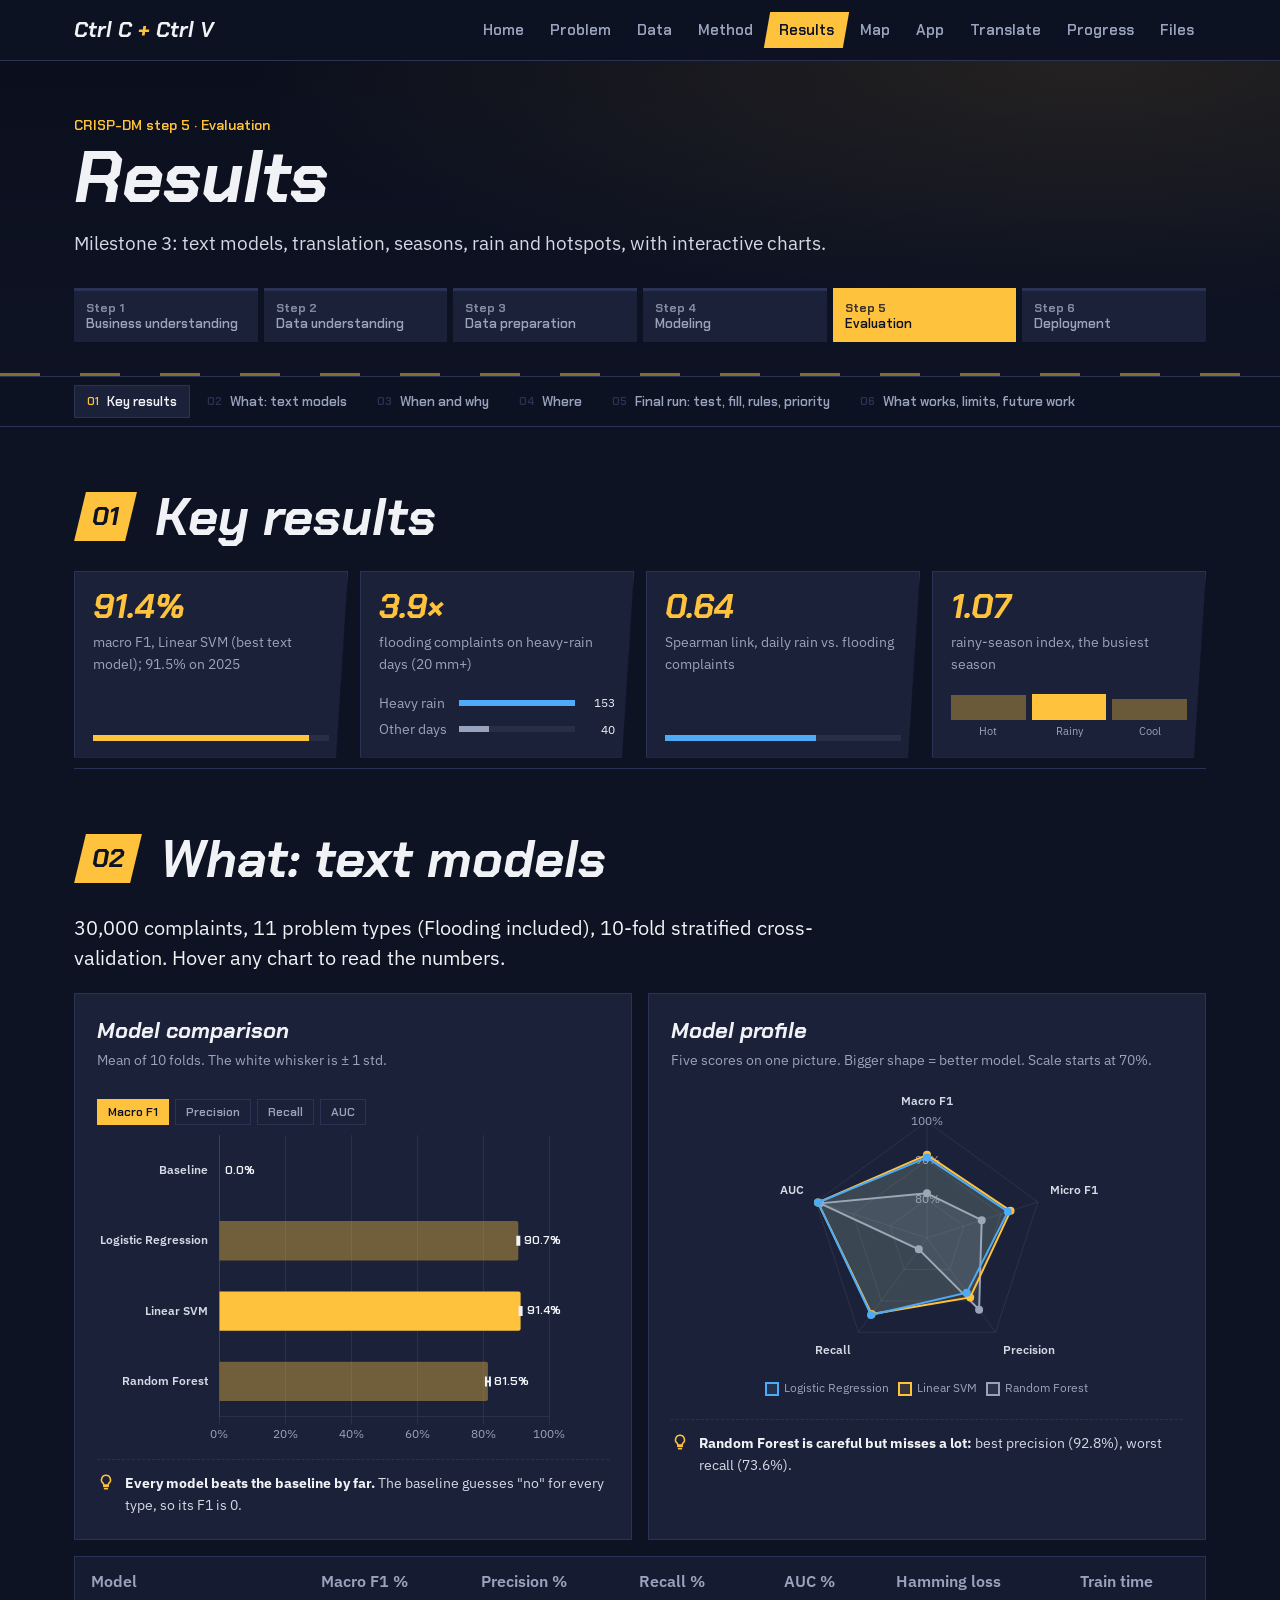
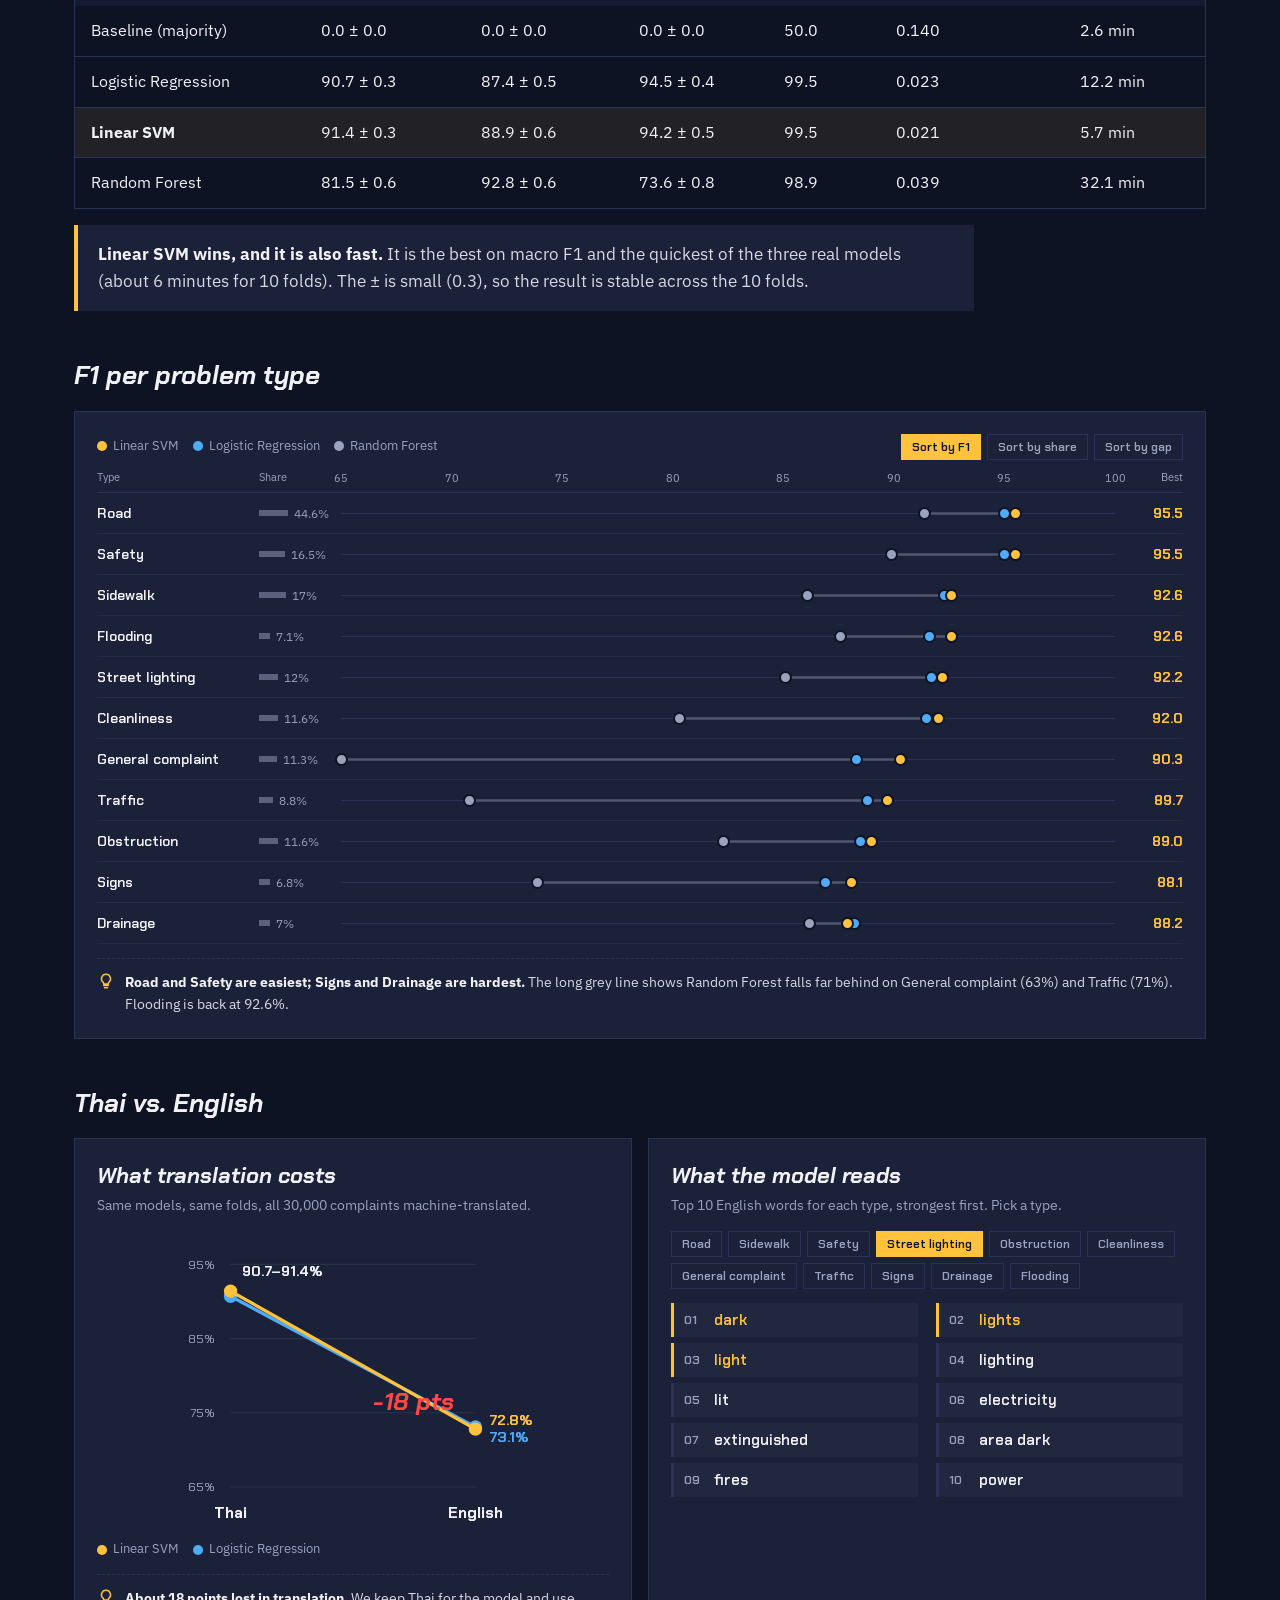
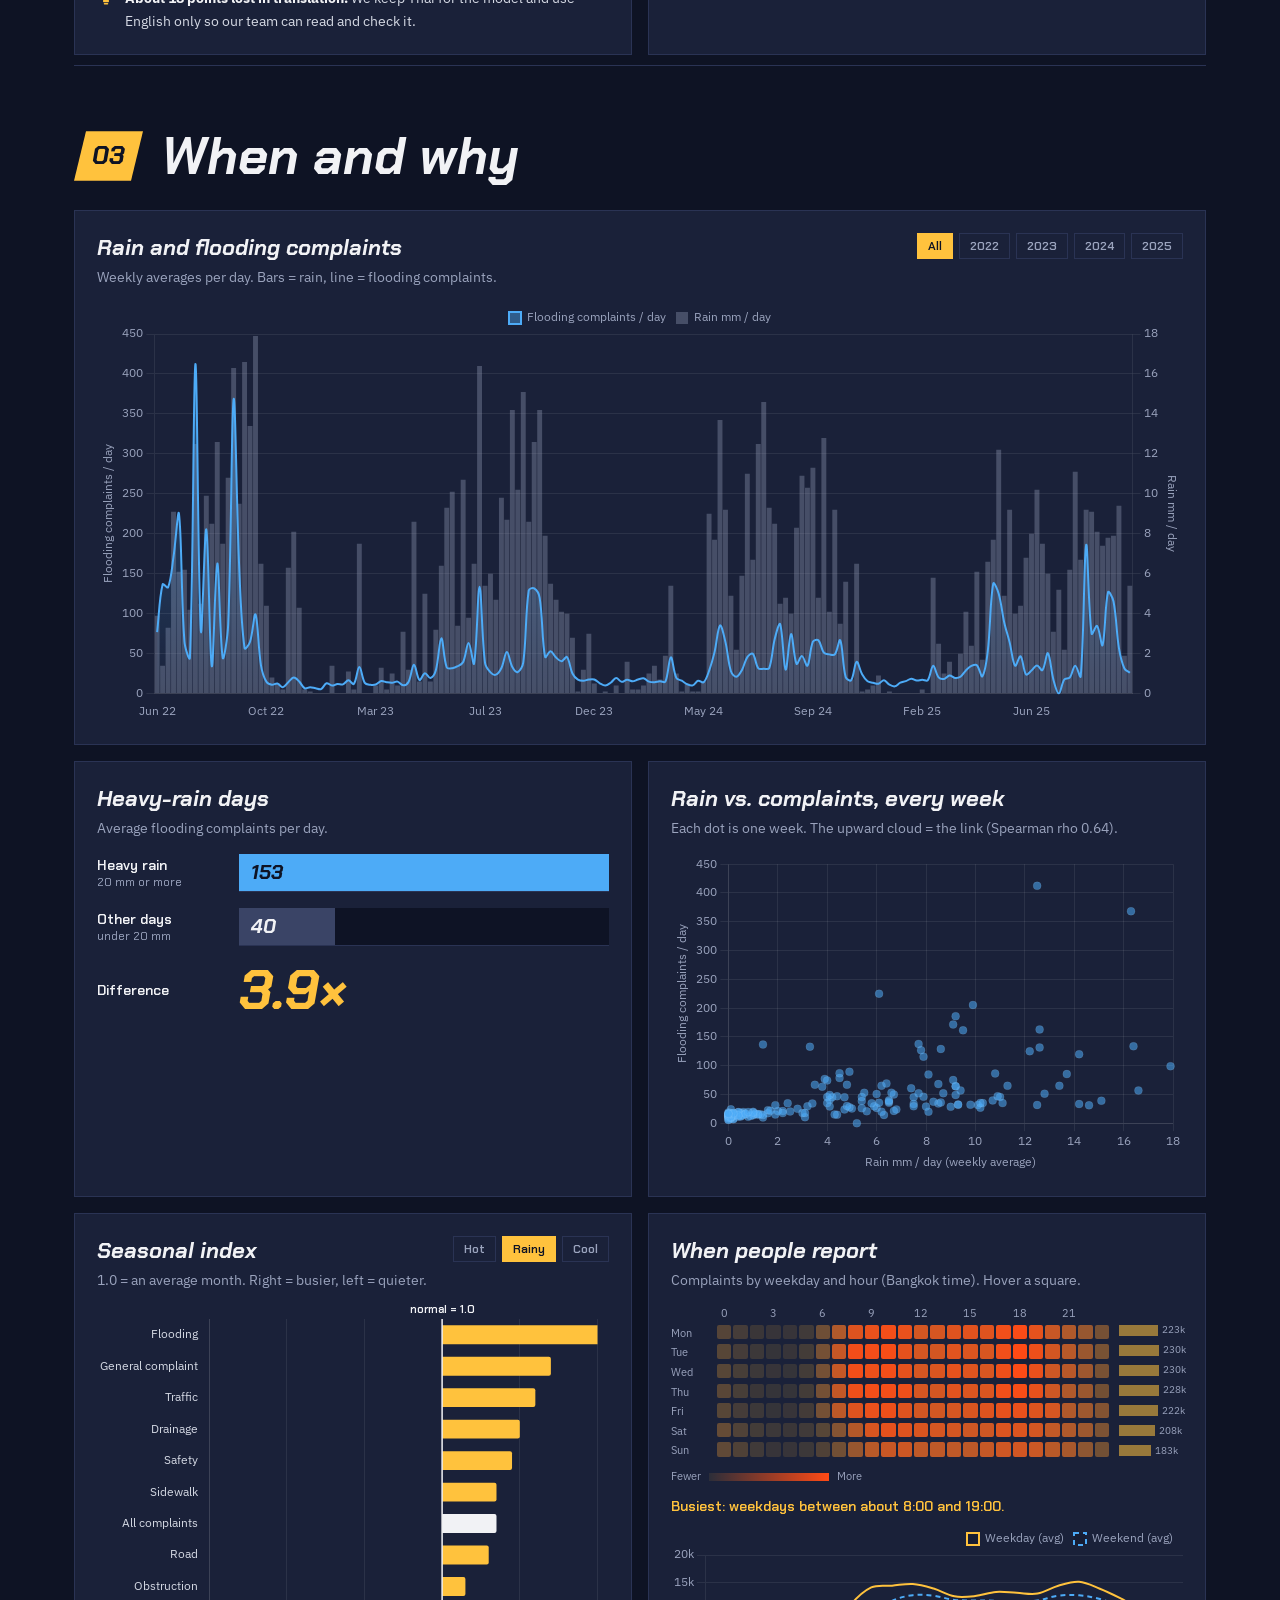
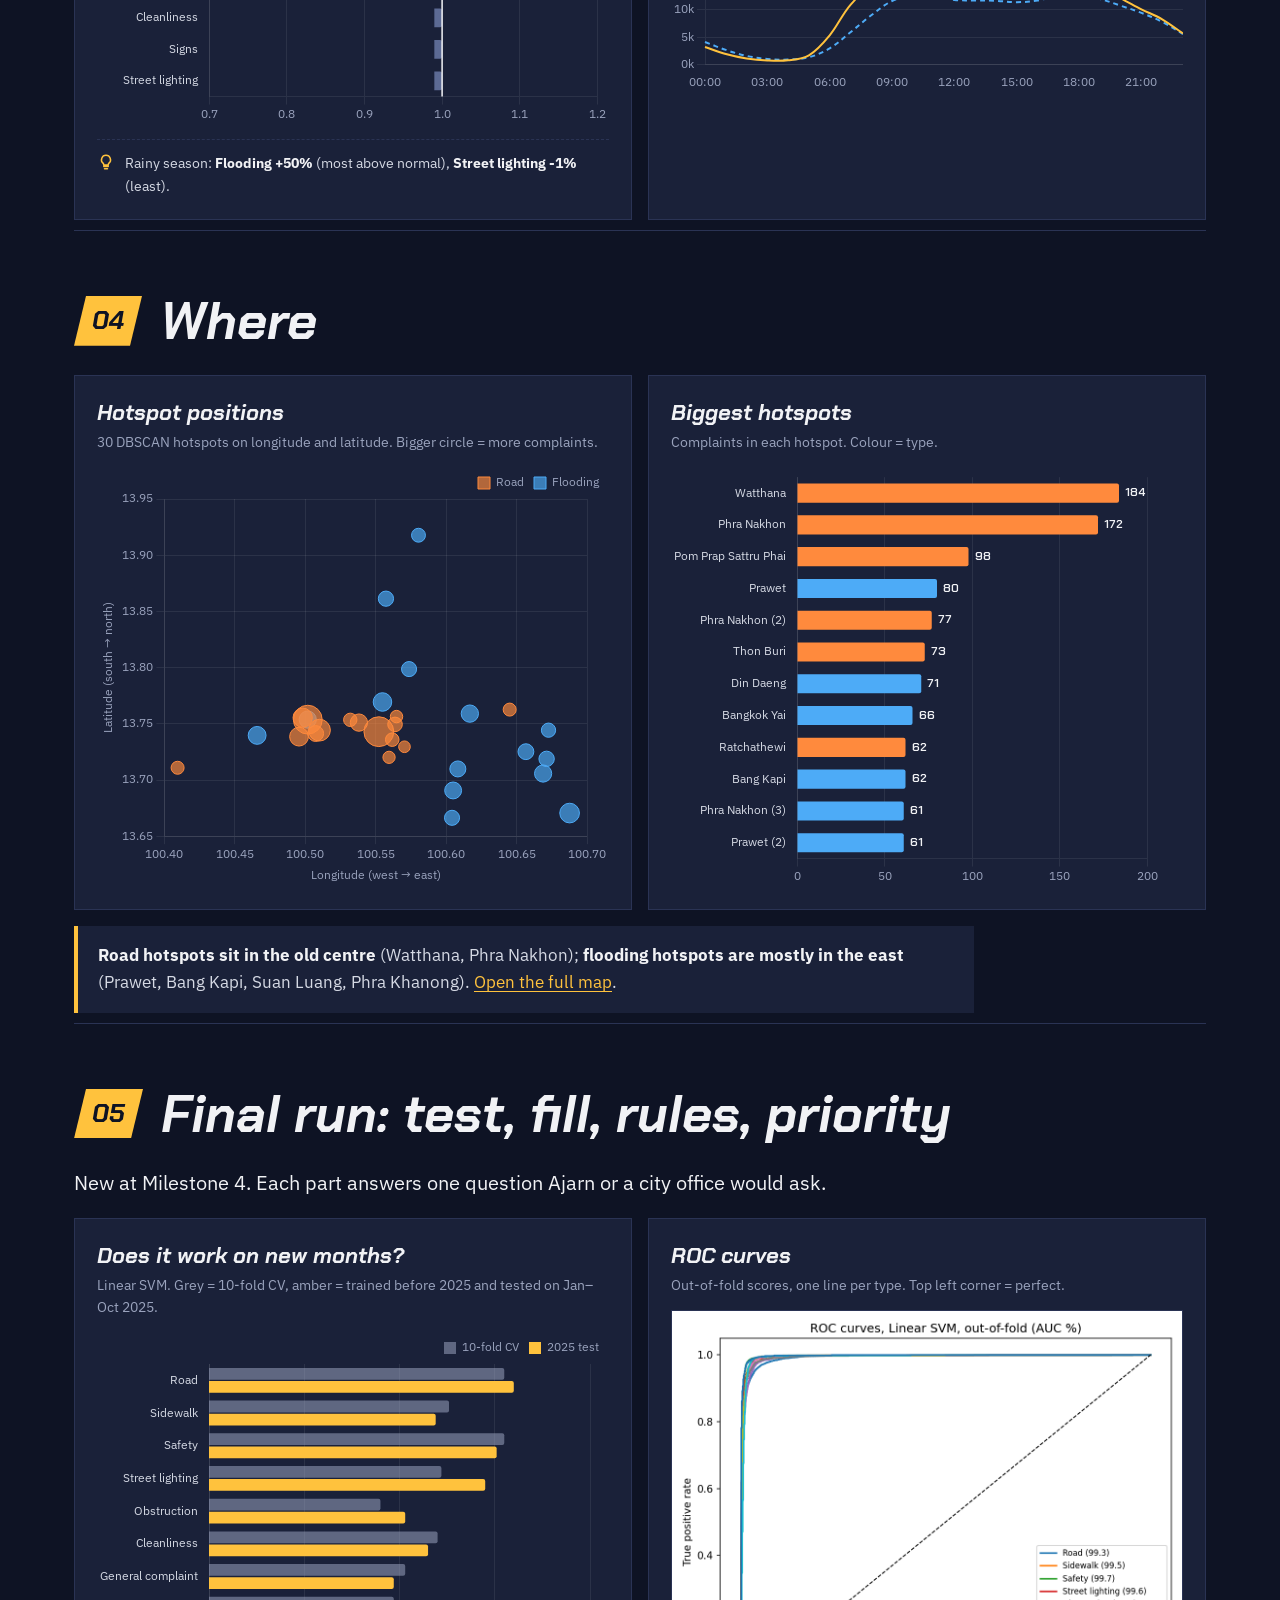
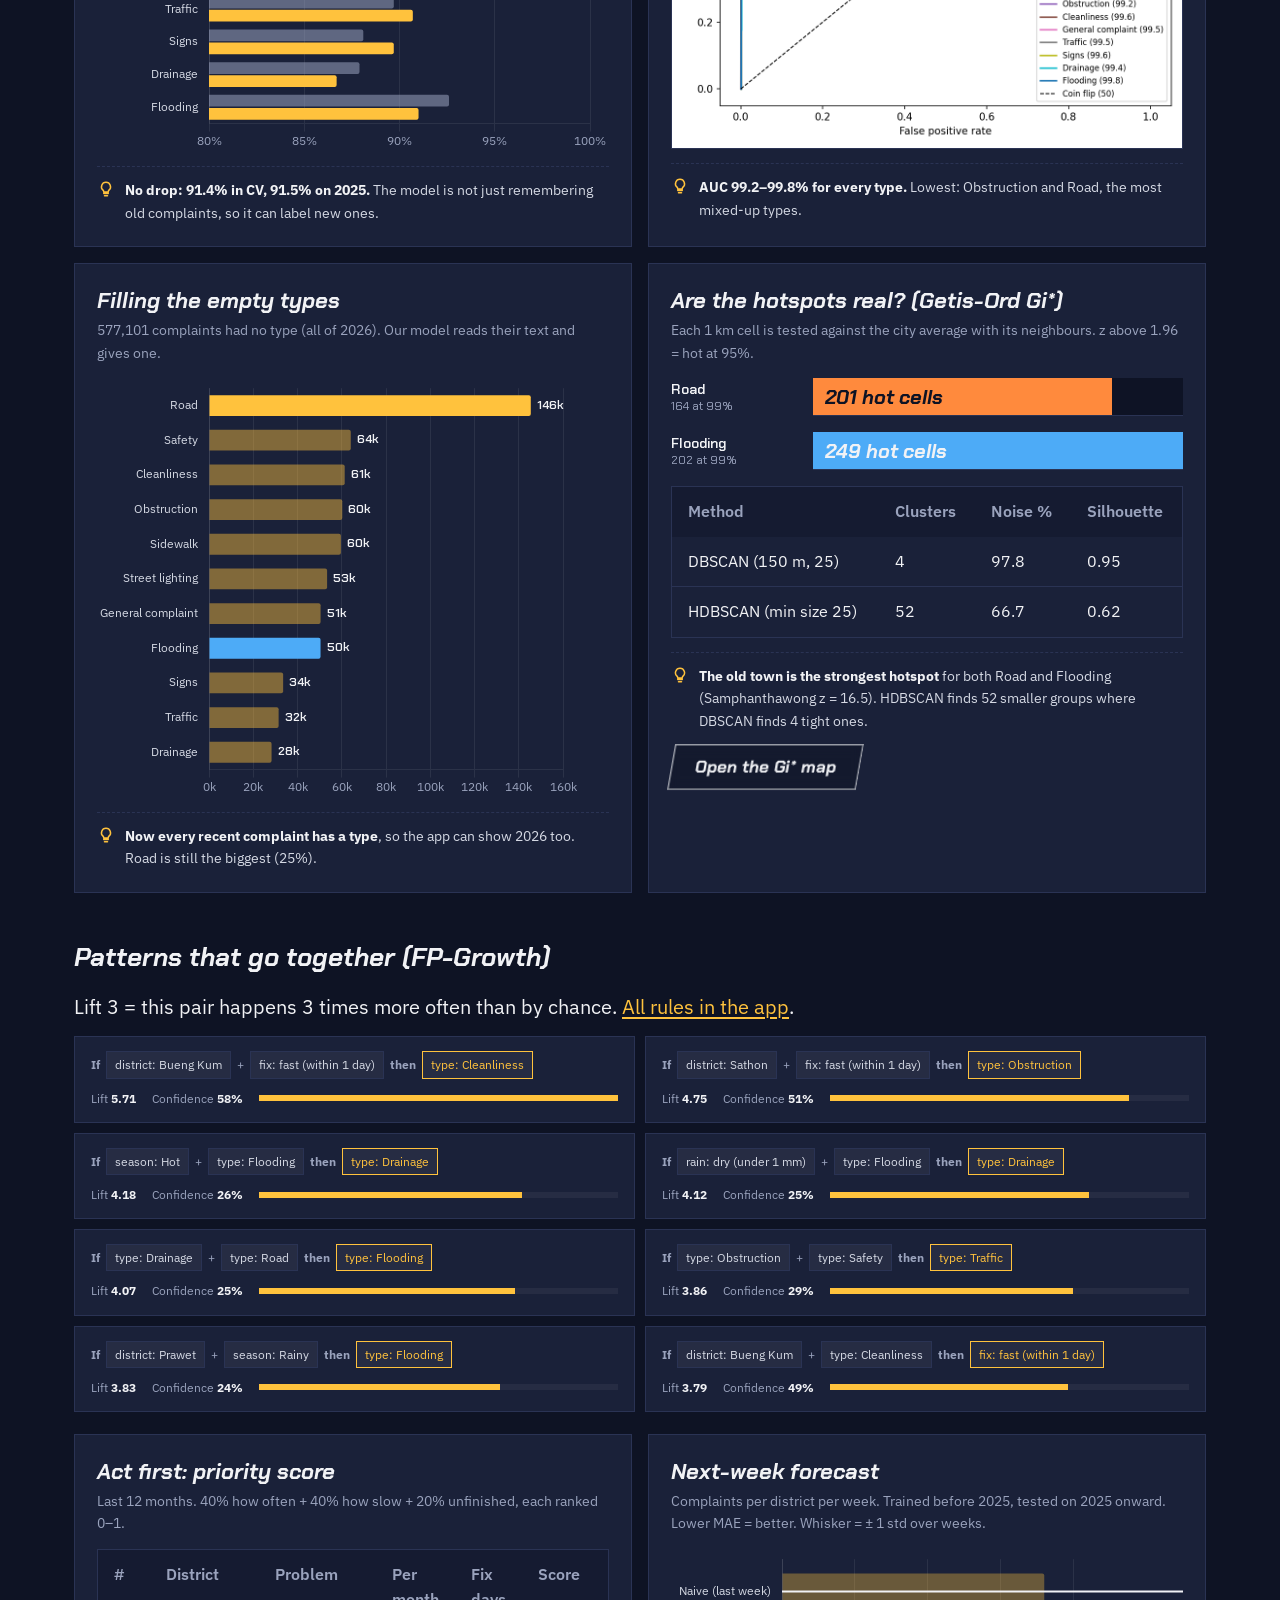
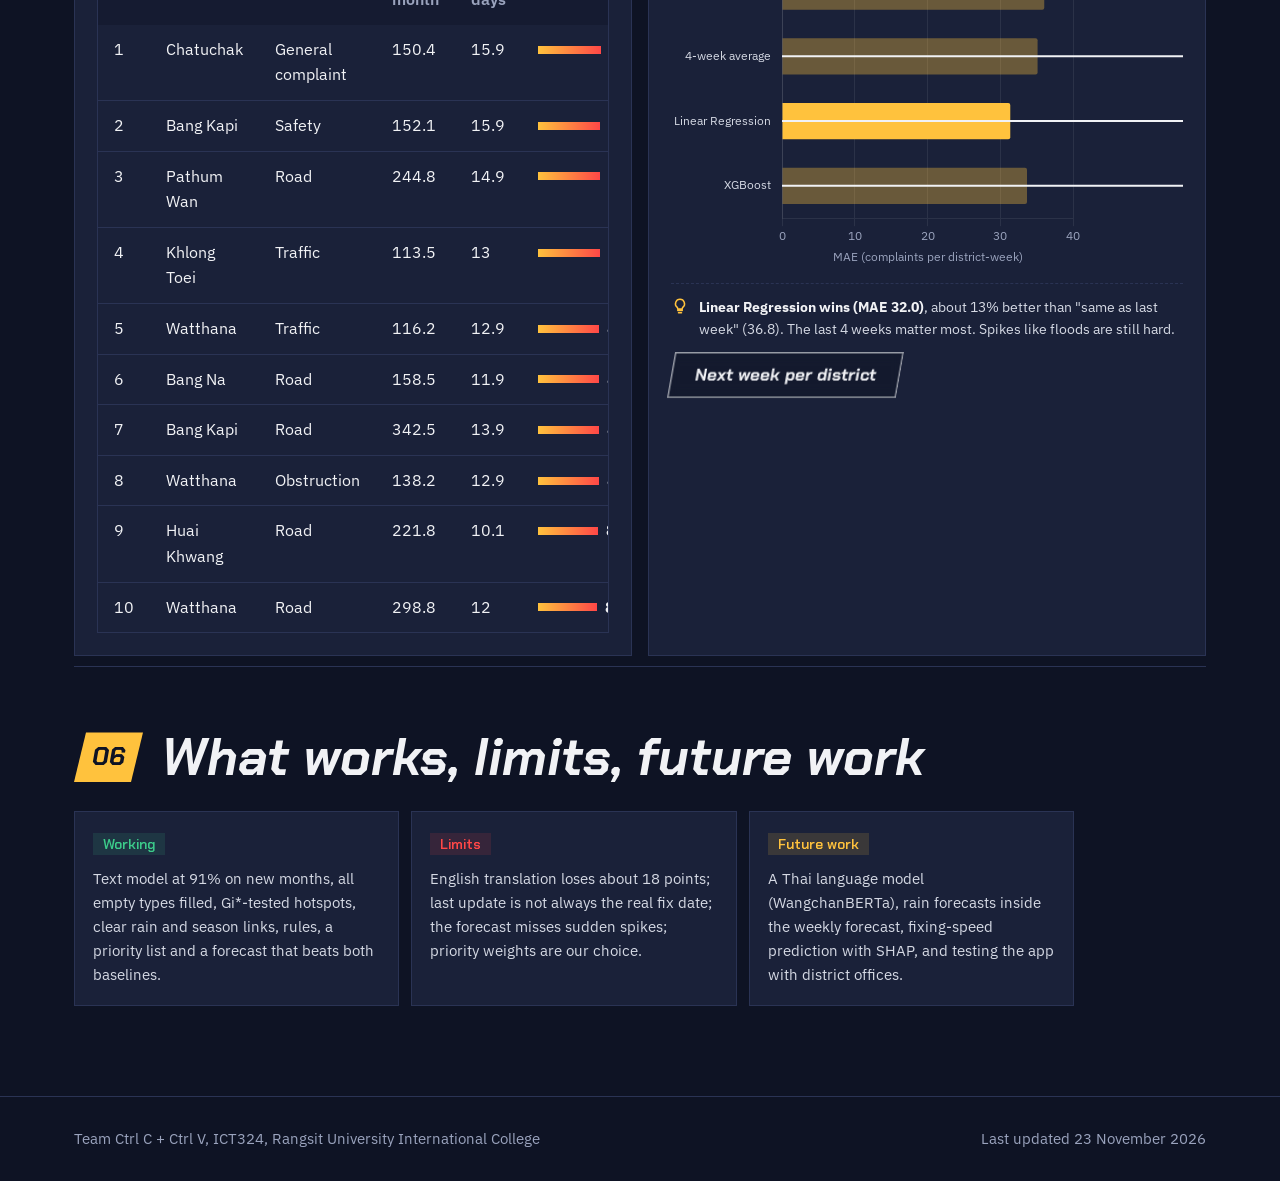
<file: results.html>
<!DOCTYPE html>
<html lang="en">
<head>
<meta charset="utf-8">
<meta name="viewport" content="width=device-width, initial-scale=1, viewport-fit=cover">
<title>Results | Traffy Fondue Insight | Ctrl C + Ctrl V</title>
<meta name="description" content="ICT324 data mining project: Results.">
<meta name="theme-color" content="#0E1324">
<link rel="icon" href="data:image/svg+xml,%3Csvg xmlns='http://www.w3.org/2000/svg' viewBox='0 0 32 32'%3E%3Cpath d='M12 4h8l7 22H5z' fill='%23FFC23D'/%3E%3Cpath d='M10 13h12M8 19h16' stroke='%230E1324' stroke-width='3'/%3E%3Crect x='3' y='26' width='26' height='3' fill='%23FFC23D'/%3E%3C/svg%3E">
<link rel="preconnect" href="https://fonts.googleapis.com">
<link rel="preconnect" href="https://fonts.gstatic.com" crossorigin>
<link href="https://fonts.googleapis.com/css2?family=Chakra+Petch:ital,wght@0,500;0,600;0,700;1,600;1,700&family=IBM+Plex+Sans:wght@400;500;600&family=IBM+Plex+Sans+Thai:wght@400;600&display=swap" rel="stylesheet">
<link rel="stylesheet" href="assets/site.css?v=20261122b">
<link rel="stylesheet" href="assets/pages.css?v=20261122b">
</head>
<body class="sub">
<header class="bar solid" id="bar">
  <div class="bar-in">
    <a class="brand" href="index.html">Ctrl C <i>+</i> Ctrl V</a>
    <nav class="nav" aria-label="Pages"><a href="index.html"><span>Home</span></a><a href="problem.html"><span>Problem</span></a><a href="data.html"><span>Data</span></a><a href="method.html"><span>Method</span></a><a href="results.html" class="on" aria-current="page"><span>Results</span></a><a href="map.html"><span>Map</span></a><a href="app.html"><span>App</span></a><a href="translate.html"><span>Translate</span></a><a href="progress.html"><span>Progress</span></a><a href="files.html"><span>Files</span></a></nav>
  </div>
  <div class="meter" id="meter"></div>
</header>
<div class="phero">
  <div class="wrap">
    <p class="crumb">CRISP-DM step 5 · Evaluation</p>
    <h1>Results</h1>
    <p class="psub">Milestone 3: text models, translation, seasons, rain and hotspots, with interactive charts.</p>
    <nav class="crisp" aria-label="CRISP-DM steps"><a href="problem.html"><b>Step 1</b>Business understanding</a><a href="data.html"><b>Step 2</b>Data understanding</a><a href="data.html#cleaning"><b>Step 3</b>Data preparation</a><a href="method.html"><b>Step 4</b>Modeling</a><a href="results.html" class="on"><b>Step 5</b>Evaluation</a><a href="map.html"><b>Step 6</b>Deployment</a></nav>
  </div>
</div>
<main class="wrap page" id="main">

<section id="key">
  <div class="head"><span class="plate">01</span><h2>Key results</h2></div>
  <div class="kpis">
    <div class="kpi"><b>91.4%</b><span>macro F1, Linear SVM (best text model); 91.5% on 2025</span>
      <div class="kmini"><div class="kbar"><i style="--w:.914"></i></div></div></div>
    <div class="kpi"><b>3.9&times;</b><span>flooding complaints on heavy-rain days (20 mm+)</span>
      <div class="kmini kpair"><div><span>Heavy rain</span><div class="kbar"><i style="--w:1;background:#4dabf7"></i></div><em>153</em></div><div><span>Other days</span><div class="kbar"><i style="--w:.259;background:#9AA3BD"></i></div><em>40</em></div></div></div>
    <div class="kpi"><b>0.64</b><span>Spearman link, daily rain vs. flooding complaints</span>
      <div class="kmini"><div class="kbar"><i style="--w:.64;background:#4dabf7"></i></div></div></div>
    <div class="kpi"><b>1.07</b><span>rainy-season index, the busiest season</span>
      <div class="kmini kcols"><div><i style="--h:.96"></i>Hot</div><div class="top"><i style="--h:1"></i>Rainy</div><div><i style="--h:.80"></i>Cool</div></div></div>
  </div>
</section>

<section id="models">
  <div class="head"><span class="plate">02</span><h2>What: text models</h2></div>
  <p class="lead">30,000 complaints, 11 problem types (Flooding included), 10-fold stratified cross-validation. Hover any chart to read the numbers.</p>
  <div class="grid2" style="margin-top:20px">
    <div class="card"><div class="cardhead"><div><h4>Model comparison</h4><p class="note">Mean of 10 folds. The white whisker is ± 1 std.</p></div>
      <div class="chips sm" id="metricChips" role="group" aria-label="Metric"><button type="button" data-k="macro_f1" aria-pressed="true">Macro F1</button><button type="button" data-k="precision" aria-pressed="false">Precision</button><button type="button" data-k="recall" aria-pressed="false">Recall</button><button type="button" data-k="auc" aria-pressed="false">AUC</button></div></div>
      <div class="chartbox"><canvas id="modelChart" aria-label="Bar chart comparing the four models"></canvas></div>
      <p class="insight"><svg viewBox="0 0 24 24" fill="none" stroke="currentColor" stroke-width="2" stroke-linecap="round" aria-hidden="true"><path d="M9 18h6M10 21h4M12 3a6 6 0 0 0-4 10.5c.7.7 1 1.5 1 2.5h6c0-1 .3-1.8 1-2.5A6 6 0 0 0 12 3z"/></svg><span><b>Every model beats the baseline by far.</b> The baseline guesses "no" for every type, so its F1 is 0.</span></p></div>
    <div class="card"><h4>Model profile</h4><p class="note">Five scores on one picture. Bigger shape = better model. Scale starts at 70%.</p>
      <div class="chartbox"><canvas id="radarChart" aria-label="Radar chart of five scores for three models"></canvas></div>
      <p class="insight"><svg viewBox="0 0 24 24" fill="none" stroke="currentColor" stroke-width="2" stroke-linecap="round" aria-hidden="true"><path d="M9 18h6M10 21h4M12 3a6 6 0 0 0-4 10.5c.7.7 1 1.5 1 2.5h6c0-1 .3-1.8 1-2.5A6 6 0 0 0 12 3z"/></svg><span><b>Random Forest is careful but misses a lot:</b> best precision (92.8%), worst recall (73.6%).</span></p></div>
  </div>
  <div class="tbl" style="margin-top:16px;max-width:none">
    <table><thead><tr><th>Model</th><th>Macro F1 %</th><th>Precision %</th><th>Recall %</th><th>AUC %</th><th>Hamming loss</th><th>Train time</th></tr></thead><tbody id="modelBody"></tbody></table>
  </div>
  <p class="callout" style="margin-top:16px"><b>Linear SVM wins, and it is also fast.</b> It is the best on macro F1 and the quickest of the three real models (about 6 minutes for 10 folds). The ± is small (0.3), so the result is stable across the 10 folds.</p>

  <h3>F1 per problem type</h3>
  <div class="card" style="margin-top:14px">
    <div class="cardhead"><div class="legend2"><span><i style="background:#FFC23D"></i>Linear SVM</span><span><i style="background:#4dabf7"></i>Logistic Regression</span><span><i style="background:#9AA3BD"></i>Random Forest</span></div>
      <div class="chips sm" id="sortChips" role="group" aria-label="Sort"><button type="button" data-s="f1" aria-pressed="true">Sort by F1</button><button type="button" data-s="share" aria-pressed="false">Sort by share</button><button type="button" data-s="gap" aria-pressed="false">Sort by gap</button></div></div>
    <div class="dots" id="dots"></div>
    <p class="insight"><svg viewBox="0 0 24 24" fill="none" stroke="currentColor" stroke-width="2" stroke-linecap="round" aria-hidden="true"><path d="M9 18h6M10 21h4M12 3a6 6 0 0 0-4 10.5c.7.7 1 1.5 1 2.5h6c0-1 .3-1.8 1-2.5A6 6 0 0 0 12 3z"/></svg><span><b>Road and Safety are easiest; Signs and Drainage are hardest.</b> The long grey line shows Random Forest falls far behind on General complaint (63%) and Traffic (71%). Flooding is back at 92.6%.</span></p>
  </div>

  <h3>Thai vs. English</h3>
  <div class="grid2" style="margin-top:14px">
    <div class="card slope"><h4>What translation costs</h4><p class="note">Same models, same folds, all 30,000 complaints machine-translated.</p>
      <div id="slope"></div>
      <p class="insight"><svg viewBox="0 0 24 24" fill="none" stroke="currentColor" stroke-width="2" stroke-linecap="round" aria-hidden="true"><path d="M9 18h6M10 21h4M12 3a6 6 0 0 0-4 10.5c.7.7 1 1.5 1 2.5h6c0-1 .3-1.8 1-2.5A6 6 0 0 0 12 3z"/></svg><span><b>About 18 points lost in translation.</b> We keep Thai for the model and use English only so our team can read and check it.</span></p></div>
    <div class="card"><h4>What the model reads</h4><p class="note">Top 10 English words for each type, strongest first. Pick a type.</p>
      <div class="chips sm" id="kwChips" role="group" aria-label="Problem type"></div><ol class="rank" id="kwBox"></ol></div>
  </div>
</section>

<section id="when">
  <div class="head"><span class="plate">03</span><h2>When and why</h2></div>
  <div class="card"><div class="cardhead"><div><h4>Rain and flooding complaints</h4><p class="note">Weekly averages per day. Bars = rain, line = flooding complaints.</p></div>
    <div class="chips sm" id="yearChips" role="group" aria-label="Year"><button type="button" data-y="all" aria-pressed="true">All</button><button type="button" data-y="2022" aria-pressed="false">2022</button><button type="button" data-y="2023" aria-pressed="false">2023</button><button type="button" data-y="2024" aria-pressed="false">2024</button><button type="button" data-y="2025" aria-pressed="false">2025</button></div></div>
    <div class="chartbox tall"><canvas id="rainChart" aria-label="Weekly rain and flooding complaints"></canvas></div></div>
  <div class="grid2" style="margin-top:16px">
    <div class="card"><h4>Heavy-rain days</h4><p class="note">Average flooding complaints per day.</p>
      <div class="vs" id="vs">
        <div class="r"><b>Heavy rain<small>20 mm or more</small></b><div class="bar"><i style="--w:1;background:#4dabf7"></i><em>153</em></div></div>
        <div class="r"><b>Other days<small>under 20 mm</small></b><div class="bar lo"><i style="--w:.259;background:#3A4466"></i><em>40</em></div></div>
        <div class="r"><b>Difference</b><div class="mult">3.9&times;</div></div>
      </div></div>
    <div class="card"><h4>Rain vs. complaints, every week</h4><p class="note">Each dot is one week. The upward cloud = the link (Spearman rho 0.64).</p>
      <div class="chartbox"><canvas id="scatterChart" aria-label="Scatter of weekly rain and flooding complaints"></canvas></div></div>
  </div>
  <div class="grid2" style="margin-top:16px">
    <div class="card"><div class="cardhead"><div><h4>Seasonal index</h4><p class="note">1.0 = an average month. Right = busier, left = quieter.</p></div>
      <div class="chips sm" id="seasonChips" role="group" aria-label="Season"><button type="button" data-s="Hot" aria-pressed="false">Hot</button><button type="button" data-s="Rainy" aria-pressed="true">Rainy</button><button type="button" data-s="Cool" aria-pressed="false">Cool</button></div></div>
      <div class="chartbox tall"><canvas id="seasonChart" aria-label="Seasonal index per problem type"></canvas></div>
      <p class="insight" id="seasonNote"></p></div>
    <div class="card"><h4>When people report</h4><p class="note">Complaints by weekday and hour (Bangkok time). Hover a square.</p>
      <div class="hwrap"><div class="hgrid" id="hgrid"></div><div class="dayt" id="dayt"></div></div>
      <div class="hscale"><span>Fewer</span><i></i><span>More</span></div>
      <p class="htip" id="htip">Busiest: weekdays between about 8:00 and 19:00.</p>
      <div class="chartbox" style="height:170px;margin-top:6px"><canvas id="hourChart" aria-label="Complaints per hour, weekdays vs weekend"></canvas></div></div>
  </div>
</section>

<section id="where">
  <div class="head"><span class="plate">04</span><h2>Where</h2></div>
  <div class="grid2">
    <div class="card"><h4>Hotspot positions</h4><p class="note">30 DBSCAN hotspots on longitude and latitude. Bigger circle = more complaints.</p>
      <div class="chartbox tall"><canvas id="miniMap" aria-label="Hotspots plotted by longitude and latitude"></canvas></div></div>
    <div class="card"><h4>Biggest hotspots</h4><p class="note">Complaints in each hotspot. Colour = type.</p>
      <div class="chartbox tall"><canvas id="hsBar" aria-label="Biggest hotspots"></canvas></div></div>
  </div>
  <p class="callout" style="margin-top:16px"><b>Road hotspots sit in the old centre</b> (Watthana, Phra Nakhon); <b>flooding hotspots are mostly in the east</b> (Prawet, Bang Kapi, Suan Luang, Phra Khanong). <a href="map.html">Open the full map</a>.</p>
</section>

<section id="final">
  <div class="head"><span class="plate">05</span><h2>Final run: test, fill, rules, priority</h2></div>
  <p class="lead">New at Milestone 4. Each part answers one question Ajarn or a city office would ask.</p>
  <div class="grid2" style="margin-top:20px">
    <div class="card"><h4>Does it work on new months?</h4><p class="note">Linear SVM. Grey = 10-fold CV, amber = trained before 2025 and tested on Jan–Oct 2025.</p>
      <div class="chartbox tall"><canvas id="timeChart" aria-label="F1 per type, cross-validation vs 2025 test"></canvas></div>
      <p class="insight"><svg viewBox="0 0 24 24" fill="none" stroke="currentColor" stroke-width="2" stroke-linecap="round" aria-hidden="true"><path d="M9 18h6M10 21h4M12 3a6 6 0 0 0-4 10.5c.7.7 1 1.5 1 2.5h6c0-1 .3-1.8 1-2.5A6 6 0 0 0 12 3z"/></svg><span><b>No drop: 91.4% in CV, 91.5% on 2025.</b> The model is not just remembering old complaints, so it can label new ones.</span></p></div>
    <div class="card"><h4>ROC curves</h4><p class="note">Out-of-fold scores, one line per type. Top left corner = perfect.</p>
      <a class="fig" href="results/22_roc_curves.png" style="display:block;margin-top:6px"><img src="results/22_roc_curves.png" alt="ROC curves for 11 problem types, all close to the top left corner, AUC between 99.2 and 99.8 percent" loading="lazy" style="width:100%;height:auto;background:#fff"></a>
      <p class="insight"><svg viewBox="0 0 24 24" fill="none" stroke="currentColor" stroke-width="2" stroke-linecap="round" aria-hidden="true"><path d="M9 18h6M10 21h4M12 3a6 6 0 0 0-4 10.5c.7.7 1 1.5 1 2.5h6c0-1 .3-1.8 1-2.5A6 6 0 0 0 12 3z"/></svg><span><b>AUC 99.2–99.8% for every type.</b> Lowest: Obstruction and Road, the most mixed-up types.</span></p></div>
  </div>
  <div class="grid2" style="margin-top:16px">
    <div class="card"><h4>Filling the empty types</h4><p class="note">577,101 complaints had no type (all of 2026). Our model reads their text and gives one.</p>
      <div class="chartbox tall"><canvas id="fillChart" aria-label="Predicted types for complaints with no type"></canvas></div>
      <p class="insight"><svg viewBox="0 0 24 24" fill="none" stroke="currentColor" stroke-width="2" stroke-linecap="round" aria-hidden="true"><path d="M9 18h6M10 21h4M12 3a6 6 0 0 0-4 10.5c.7.7 1 1.5 1 2.5h6c0-1 .3-1.8 1-2.5A6 6 0 0 0 12 3z"/></svg><span><b>Now every recent complaint has a type</b>, so the app can show 2026 too. Road is still the biggest (25%).</span></p></div>
    <div class="card"><h4>Are the hotspots real? (Getis-Ord Gi*)</h4><p class="note">Each 1 km cell is tested against the city average with its neighbours. z above 1.96 = hot at 95%.</p>
      <div class="vs" id="giVs" style="margin-top:14px"></div>
      <div class="tbl" style="margin-top:16px;max-width:none"><table><thead><tr><th>Method</th><th>Clusters</th><th>Noise %</th><th>Silhouette</th></tr></thead><tbody id="clBody"></tbody></table></div>
      <p class="insight"><svg viewBox="0 0 24 24" fill="none" stroke="currentColor" stroke-width="2" stroke-linecap="round" aria-hidden="true"><path d="M9 18h6M10 21h4M12 3a6 6 0 0 0-4 10.5c.7.7 1 1.5 1 2.5h6c0-1 .3-1.8 1-2.5A6 6 0 0 0 12 3z"/></svg><span><b>The old town is the strongest hotspot</b> for both Road and Flooding (Samphanthawong z = 16.5). HDBSCAN finds 52 smaller groups where DBSCAN finds 4 tight ones.</span></p>
      <p style="margin-top:12px"><a class="btn ghost" href="results/25_gistar_map.html" id="giBtn"><span>Open the Gi* map</span></a></p></div>
  </div>
  <h3>Patterns that go together (FP-Growth)</h3>
  <p class="lead">Lift 3 = this pair happens 3 times more often than by chance. <a href="app.html#rules">All rules in the app</a>.</p>
  <div class="rules" id="rulesBox" style="margin-top:14px"></div>
  <div class="grid2" style="margin-top:22px">
    <div class="card"><h4>Act first: priority score</h4><p class="note">Last 12 months. 40% how often + 40% how slow + 20% unfinished, each ranked 0–1.</p>
      <div class="tbl" style="max-width:none;margin-top:10px"><table><thead><tr><th>#</th><th>District</th><th>Problem</th><th>Per month</th><th>Fix days</th><th>Score</th></tr></thead><tbody id="priBody"></tbody></table></div></div>
    <div class="card"><h4>Next-week forecast</h4><p class="note">Complaints per district per week. Trained before 2025, tested on 2025 onward. Lower MAE = better. Whisker = ± 1 std over weeks.</p>
      <div class="chartbox"><canvas id="fcChart" aria-label="Forecast error for four models"></canvas></div>
      <p class="insight"><svg viewBox="0 0 24 24" fill="none" stroke="currentColor" stroke-width="2" stroke-linecap="round" aria-hidden="true"><path d="M9 18h6M10 21h4M12 3a6 6 0 0 0-4 10.5c.7.7 1 1.5 1 2.5h6c0-1 .3-1.8 1-2.5A6 6 0 0 0 12 3z"/></svg><span><b>Linear Regression wins (MAE 32.0)</b>, about 13% better than "same as last week" (36.8). The last 4 weeks matter most. Spikes like floods are still hard.</span></p>
      <p style="margin-top:12px"><a class="btn ghost" href="app.html#forecast"><span>Next week per district</span></a></p></div>
  </div>
</section>

<section id="next">
  <div class="head"><span class="plate">06</span><h2>What works, limits, future work</h2></div>
  <div class="wwn">
    <div><b class="ok">Working</b><p>Text model at 91% on new months, all empty types filled, Gi*-tested hotspots, clear rain and season links, rules, a priority list and a forecast that beats both baselines.</p></div>
    <div><b class="no">Limits</b><p>English translation loses about 18 points; last update is not always the real fix date; the forecast misses sudden spikes; priority weights are our choice.</p></div>
    <div><b class="fix">Future work</b><p>A Thai language model (WangchanBERTa), rain forecasts inside the weekly forecast, fixing-speed prediction with SHAP, and testing the app with district offices.</p></div>
  </div>
</section>
</main>
<footer><div class="in"><span>Team Ctrl C + Ctrl V, ICT324, Rangsit University International College</span><span>Last updated 23 November 2026</span></div></footer>
<script src="assets/chart.umd.js?v=20261122b"></script>
<script src="assets/data.js?v=20261122b"></script>
<script src="assets/site.js?v=20261122b"></script>
<script>
const T=window.TRAFFY, AMBER="#FFC23D", BLUE="#4dabf7", GREEN="#3CCB8A", RED="#FF4747", GREY="#9AA3BD", ORANGE="#FF8A3D";
const pct=v=>v.toFixed(1)+"%";
const press=(sel,el)=>document.querySelectorAll(sel+" button").forEach(b=>b.setAttribute("aria-pressed",b===el));

/* ---- model comparison: bars + std whiskers ---- */
const M=T.models;let K="macro_f1";
const whisk={id:"whisk",afterDatasetsDraw(ch){const g=ch.ctx,x=ch.scales.x;g.save();g.strokeStyle="#F1F2F5";g.lineWidth=2;
  ch.getDatasetMeta(0).data.forEach((b,i)=>{const sd=M[i][K+"_sd"]||0;if(!sd)return;const a=x.getPixelForValue(M[i][K]-sd),z=x.getPixelForValue(M[i][K]+sd);
  g.beginPath();g.moveTo(a,b.y);g.lineTo(z,b.y);g.moveTo(a,b.y-5);g.lineTo(a,b.y+5);g.moveTo(z,b.y-5);g.lineTo(z,b.y+5);g.stroke()});g.restore()}};
let mc;
whenSeen("modelChart",()=>{mc=new Chart(modelChart,{type:"bar",plugins:[whisk],data:{labels:M.map(m=>m.name.replace(" (majority)","")),
  datasets:[{data:M.map(m=>m[K]),backgroundColor:M.map(m=>m.name==="Linear SVM"?AMBER:"rgba(255,194,61,.38)"),borderRadius:2,barPercentage:.7}]},
  options:{indexAxis:"y",layout:{padding:{right:60}},plugins:{legend:{display:false},vlabels:{fmt:v=>K==="auc"&&v===50?"50% (coin flip)":v.toFixed(1)+"%"},
   tooltip:{callbacks:{label:c=>{const m=M[c.dataIndex],sd=m[K+"_sd"];return `${c.raw.toFixed(1)}%`+(sd!==undefined?` ± ${sd.toFixed(1)}`:"")}}}},
  scales:{x:{min:0,max:100,ticks:{callback:v=>v+"%"}},y:{grid:{display:false},ticks:{color:"#D5D9E4",font:{weight:600}}}}}})});
document.querySelectorAll("#metricChips button").forEach(b=>b.addEventListener("click",()=>{press("#metricChips",b);K=b.dataset.k;if(!mc)return;
  mc.data.datasets[0].data=M.map(m=>m[K]);mc.update()}));

/* ---- radar ---- */
const RM=M.filter(m=>!m.name.startsWith("Baseline")),RC={"Logistic Regression":BLUE,"Linear SVM":AMBER,"Random Forest":GREY};
whenSeen("radarChart",()=>new Chart(radarChart,{type:"radar",data:{labels:["Macro F1","Micro F1","Precision","Recall","AUC"],
  datasets:RM.map(m=>({label:m.name,data:[m.macro_f1,m.micro_f1,m.precision,m.recall,m.auc],borderColor:RC[m.name],backgroundColor:RC[m.name]+"22",pointBackgroundColor:RC[m.name],borderWidth:2,pointRadius:3}))},
  options:{scales:{r:{min:70,max:100,ticks:{stepSize:10,backdropColor:"transparent",callback:v=>v+"%"},grid:{color:"rgba(255,255,255,.08)"},angleLines:{color:"rgba(255,255,255,.08)"},pointLabels:{color:"#D5D9E4",font:{size:12,weight:600}}}},
   plugins:{legend:{position:"bottom"},tooltip:{callbacks:{label:c=>`${c.dataset.label}: ${c.raw}%`}}}}}));

/* ---- model table ---- */
const mins=s=>s<60?s+" s":(s/60).toFixed(1)+" min";
modelBody.innerHTML=M.map(m=>`<tr${m.name==="Linear SVM"?' class="best"':""}><td>${m.name==="Linear SVM"?"<b>Linear SVM</b>":m.name}</td><td>${m.macro_f1.toFixed(1)} ± ${m.macro_f1_sd.toFixed(1)}</td><td>${m.precision.toFixed(1)} ± ${m.precision_sd.toFixed(1)}</td><td>${m.recall.toFixed(1)} ± ${m.recall_sd.toFixed(1)}</td><td>${m.auc.toFixed(1)}</td><td>${m.hamming.toFixed(3)}</td><td>${mins(m.secs)}</td></tr>`).join("");

/* ---- dot plot per type ---- */
const P=T.perType,LO=65,HI=100,pos=v=>((Math.max(LO,v)-LO)/(HI-LO)*100).toFixed(2)+"%";
const rowsDP=P.types.map((t,i)=>{const lr=P.models["Logistic Regression"][i],sv=P.models["Linear SVM"][i],rf=P.models["Random Forest"][i];
  return {t,share:P.share[i],lr,sv,rf,best:Math.max(lr,sv,rf),gap:Math.max(lr,sv,rf)-Math.min(lr,sv,rf)}});
function drawDots(by){
  const r=[...rowsDP].sort((a,b)=>by==="share"?b.share-a.share:by==="gap"?b.gap-a.gap:b.sv-a.sv);
  const ticks=[65,70,75,80,85,90,95,100].map(v=>`<span style="left:${pos(v)}">${v}</span>`).join("");
  dots.innerHTML=`<div class="axis"><span>Type</span><span>Share</span><div class="ticks">${ticks}</div><span style="text-align:right">Best</span></div>`+
   r.map(d=>{const mn=Math.min(d.lr,d.sv,d.rf),mx=d.best;
    return `<div class="drow" title="${d.t}: SVM ${d.sv}%, LogReg ${d.lr}%, RF ${d.rf}%"><span class="name">${d.t}</span><span class="share"><i style="--s:${d.share}"></i>${d.share}%</span>
     <div class="track"><span class="span" style="left:${pos(mn)};width:calc(${pos(mx)} - ${pos(mn)})"></span>
     <span class="dot" style="left:${pos(d.rf)};background:${GREY}"></span><span class="dot" style="left:${pos(d.lr)};background:${BLUE}"></span><span class="dot" style="left:${pos(d.sv)};background:${AMBER}"></span></div>
     <span class="best">${mx.toFixed(1)}</span></div>`}).join("")}
drawDots("f1");
document.querySelectorAll("#sortChips button").forEach(b=>b.addEventListener("click",()=>{press("#sortChips",b);drawDots(b.dataset.s)}));

/* ---- slope chart Thai -> English ---- */
(function(){const W=460,H=270,x1=120,x2=340,y=v=>30+(95-v)/(95-65)*(H-70);const C={"Logistic Regression":BLUE,"Linear SVM":AMBER};
  let s=`<svg viewBox="0 0 ${W} ${H}" role="img" aria-label="Slope chart: macro F1 drops from about 84 to 67 percent after translation">`;
  [65,75,85,95].forEach(v=>s+=`<line x1="${x1}" x2="${x2}" y1="${y(v)}" y2="${y(v)}" stroke="rgba(255,255,255,.07)"/><text x="${x1-14}" y="${y(v)+4}" text-anchor="end" font-size="11" fill="#9AA3BD">${v}%</text>`);
  s+=`<text x="${x1}" y="${H-12}" text-anchor="middle" font-size="14" font-weight="700" fill="#F1F2F5">Thai</text><text x="${x2}" y="${H-12}" text-anchor="middle" font-size="14" font-weight="700" fill="#F1F2F5">English</text>`;
  T.thaiEn.forEach((r,i)=>{const a=r["Thai macro F1 %"],b=r["English macro F1 %"],c=C[r.Model],dy=i?-8:10;
    s+=`<line x1="${x1}" y1="${y(a)}" x2="${x2}" y2="${y(b)}" stroke="${c}" stroke-width="3"/><circle cx="${x1}" cy="${y(a)}" r="6" fill="${c}"/><circle cx="${x2}" cy="${y(b)}" r="6" fill="${c}"/>
    <text x="${x2+12}" y="${y(b)+dy+4}" font-size="13" font-weight="700" fill="${c}">${b}%</text><text x="${x1-14}" y="${y(a)-dy*0-12+i*0}" text-anchor="end" font-size="0"></text>`});
  const a0=T.thaiEn[0]["Thai macro F1 %"],a1=T.thaiEn[1]["Thai macro F1 %"];
  s+=`<text x="${x1+10}" y="${y(Math.max(a0,a1))-14}" font-size="13" font-weight="700" fill="#F1F2F5">${Math.min(a0,a1)}–${Math.max(a0,a1)}%</text>`;
  const d=Math.round((T.thaiEn[0]["Difference (English - Thai)"]+T.thaiEn[1]["Difference (English - Thai)"])/2);
  s+=`<text x="${(x1+x2)/2+18}" y="${y(76)+4}" font-size="22" font-style="italic" font-weight="700" fill="#FF4747">${d} pts</text></svg>`;
  s+=`<div class="legend2" style="margin-top:8px"><span><i style="background:${AMBER}"></i>Linear SVM</span><span><i style="background:${BLUE}"></i>Logistic Regression</span></div>`;
  slope.innerHTML=s})();

/* ---- keywords ---- */
const kc=document.getElementById("kwChips"),types=Object.keys(T.keywords);
function kw(t){kwBox.innerHTML=T.keywords[t].map((w,i)=>`<li style="animation-delay:${i*40}ms">${w}</li>`).join("");kc.querySelectorAll("button").forEach(x=>x.setAttribute("aria-pressed",x.dataset.t===t))}
kc.innerHTML=types.map(t=>`<button type="button" data-t="${t}" aria-pressed="false">${t}</button>`).join("");kc.querySelectorAll("button").forEach(b=>b.addEventListener("click",()=>kw(b.dataset.t)));kw("Street lighting");

/* ---- rain over time ---- */
const RW=T.rainWeekly;let rc;
function rainData(y){const idx=RW.w.map((w,i)=>i).filter(i=>y==="all"||RW.w[i].startsWith(y));return{l:idx.map(i=>RW.w[i]),r:idx.map(i=>RW.rain[i]),f:idx.map(i=>RW.flood[i])}}
whenSeen("rainChart",()=>{const d=rainData("all");const g=rainChart.getContext("2d").createLinearGradient(0,0,0,400);g.addColorStop(0,"rgba(77,171,247,.45)");g.addColorStop(1,"rgba(77,171,247,0)");
  rc=new Chart(rainChart,{data:{labels:d.l,datasets:[
  {type:"line",label:"Flooding complaints / day",data:d.f,borderColor:BLUE,backgroundColor:g,fill:true,pointRadius:0,pointHoverRadius:4,tension:.35,borderWidth:2,yAxisID:"y"},
  {type:"bar",label:"Rain mm / day",data:d.r,backgroundColor:"rgba(154,163,189,.35)",yAxisID:"y1",barPercentage:1,categoryPercentage:.9}]},
  options:{interaction:{mode:"index",intersect:false},plugins:{tooltip:{callbacks:{title:c=>"Week of "+c[0].label,label:c=>`${c.dataset.label}: ${c.raw.toFixed(1)}`}}},
  scales:{x:{grid:{display:false},ticks:{maxTicksLimit:9,maxRotation:0,callback:function(v){const s=this.getLabelForValue(v);const m=["Jan","Feb","Mar","Apr","May","Jun","Jul","Aug","Sep","Oct","Nov","Dec"][+s.slice(5,7)-1];return m+" "+s.slice(2,4)}}},
   y:{position:"left",beginAtZero:true,title:{display:true,text:"Flooding complaints / day"}},y1:{position:"right",beginAtZero:true,grid:{drawOnChartArea:false},title:{display:true,text:"Rain mm / day"}}}}})});
document.querySelectorAll("#yearChips button").forEach(b=>b.addEventListener("click",()=>{press("#yearChips",b);if(!rc)return;const d=rainData(b.dataset.y);
  rc.data.labels=d.l;rc.data.datasets[0].data=d.f;rc.data.datasets[1].data=d.r;rc.update()}));

/* ---- scatter rain vs flood ---- */
whenSeen("scatterChart",()=>new Chart(scatterChart,{type:"scatter",data:{datasets:[{data:RW.w.map((w,i)=>({x:RW.rain[i],y:RW.flood[i],w})),backgroundColor:"rgba(77,171,247,.55)",pointRadius:4,pointHoverRadius:6}]},
  options:{plugins:{legend:{display:false},tooltip:{callbacks:{label:c=>`Week of ${c.raw.w}: ${c.raw.x.toFixed(1)} mm rain, ${c.raw.y.toFixed(0)} complaints/day`}}},
  scales:{x:{beginAtZero:true,title:{display:true,text:"Rain mm / day (weekly average)"}},y:{beginAtZero:true,title:{display:true,text:"Flooding complaints / day"}}}}}));

/* ---- seasonal index: diverging from 1.0 ---- */
const S=T.season;let sc,SEA="Rainy";
function seasonRows(s){return S.rows.map((r,i)=>({r,v:S[s][i]})).sort((a,b)=>b.v-a.v)}
function setSeasonNote(s){const r=seasonRows(s),top=r[0],low=r[r.length-1],f=v=>(v>=1?"+":"")+Math.round((v-1)*100)+"%";
  document.getElementById("seasonNote").innerHTML=`<svg viewBox="0 0 24 24" fill="none" stroke="currentColor" stroke-width="2" stroke-linecap="round" aria-hidden="true"><path d="M9 18h6M10 21h4M12 3a6 6 0 0 0-4 10.5c.7.7 1 1.5 1 2.5h6c0-1 .3-1.8 1-2.5A6 6 0 0 0 12 3z"/></svg><span>${s} season: <b>${top.r} ${f(top.v)}</b> (most above normal), <b>${low.r} ${f(low.v)}</b> (least).</span>`}
const oneLine={id:"one",afterDraw(ch){const x=ch.scales.x.getPixelForValue(1),a=ch.chartArea,g=ch.ctx;g.save();g.strokeStyle="#F1F2F5";g.lineWidth=1.5;g.beginPath();g.moveTo(x,a.top);g.lineTo(x,a.bottom);g.stroke();
  g.fillStyle="#F1F2F5";g.font="600 11px 'Chakra Petch',sans-serif";g.textAlign="center";g.fillText("normal = 1.0",x,a.top-6);g.restore()}};
function seasonDS(s){const r=seasonRows(s);return{labels:r.map(x=>x.r),data:r.map(x=>[1,x.v]),col:r.map(x=>x.r==="All complaints"?"#F1F2F5":x.v>=1?AMBER:"#5C6A94")}}
whenSeen("seasonChart",()=>{const d=seasonDS(SEA);sc=new Chart(seasonChart,{type:"bar",plugins:[oneLine],data:{labels:d.labels,datasets:[{data:d.data,backgroundColor:d.col,borderRadius:2,barPercentage:.75}]},
  options:{indexAxis:"y",layout:{padding:{top:14}},plugins:{legend:{display:false},tooltip:{callbacks:{label:c=>{const v=c.raw[1];return `${v.toFixed(2)} (${v>=1?"+":""}${Math.round((v-1)*100)}% vs. normal)`}}}},
  scales:{x:{min:.7,max:1.2,ticks:{stepSize:.1}},y:{grid:{display:false},ticks:{color:"#D5D9E4"}}}}})});
setSeasonNote(SEA);
document.querySelectorAll("#seasonChips button").forEach(b=>b.addEventListener("click",()=>{press("#seasonChips",b);SEA=b.dataset.s;setSeasonNote(SEA);if(!sc)return;const d=seasonDS(SEA);
  sc.data.labels=d.labels;sc.data.datasets[0].data=d.data;sc.data.datasets[0].backgroundColor=d.col;sc.update()}));

/* ---- hour x weekday heat + margins ---- */
const H=T.hourWeek,max=Math.max(...H.m.flat()),hg=document.getElementById("hgrid"),tip=document.getElementById("htip");
let h='<span></span>'+Array.from({length:24},(_,i)=>`<span class="hh">${i%3===0?i:""}</span>`).join("");
H.days.forEach((d,r)=>{h+=`<span class="hl">${d}</span>`+H.m[r].map((v,c)=>{const t=v/max;return `<span class="c" data-d="${d}" data-h="${c}" data-v="${v}" style="background:rgba(255,${Math.round(194-120*t)},${Math.round(61-40*t)},${(0.08+0.92*t).toFixed(2)})"></span>`}).join("")});
hg.innerHTML=h;
hg.addEventListener("mouseover",e=>{const c=e.target.closest(".c");if(c)tip.textContent=`${c.dataset.d} ${String(c.dataset.h).padStart(2,"0")}:00 – ${Number(c.dataset.v).toLocaleString("en-US")} complaints`});
const dt=H.m.map(r=>r.reduce((a,b)=>a+b,0)),dmax=Math.max(...dt);
dayt.innerHTML=dt.map((v,i)=>`<div title="${H.days[i]}: ${v.toLocaleString("en-US")}"><i style="--w:${(v/dmax).toFixed(3)}"></i>${Math.round(v/1000)}k</div>`).join("");
const avg=rows=>Array.from({length:24},(_,c)=>Math.round(rows.reduce((a,r)=>a+H.m[r][c],0)/rows.length));
whenSeen("hourChart",()=>new Chart(hourChart,{type:"line",data:{labels:Array.from({length:24},(_,i)=>String(i).padStart(2,"0")+":00"),datasets:[
  {label:"Weekday (avg)",data:avg([0,1,2,3,4]),borderColor:AMBER,pointRadius:0,tension:.35,borderWidth:2},
  {label:"Weekend (avg)",data:avg([5,6]),borderColor:BLUE,pointRadius:0,tension:.35,borderWidth:2,borderDash:[5,4]}]},
  options:{interaction:{mode:"index",intersect:false},plugins:{legend:{position:"top",align:"end"}},scales:{x:{grid:{display:false},ticks:{maxTicksLimit:8,maxRotation:0}},y:{beginAtZero:true,ticks:{callback:v=>v/1000+"k"}}}}}));

/* ---- where: mini map + biggest hotspots ---- */
const HS=T.hotspots,TC={Road:ORANGE,Flooding:BLUE};
whenSeen("miniMap",()=>new Chart(miniMap,{type:"bubble",data:{datasets:["Road","Flooding"].map(t=>({label:t,data:HS.filter(h=>h.type===t).map(h=>({x:h.lon,y:h.lat,r:Math.max(4,Math.sqrt(h.n)*1.1),d:h.district,n:h.n,f:h.fix})),backgroundColor:TC[t]+"AA",borderColor:TC[t],borderWidth:1}))},
  options:{plugins:{legend:{position:"top",align:"end"},tooltip:{callbacks:{label:c=>`${c.dataset.label} · ${c.raw.d}: ${c.raw.n} complaints, median fix ${c.raw.f} days`}}},
  scales:{x:{title:{display:true,text:"Longitude (west → east)"},ticks:{callback:v=>v.toFixed(2)}},y:{title:{display:true,text:"Latitude (south → north)"},ticks:{callback:v=>v.toFixed(2)}}}}}));
const topHS=[...HS].sort((a,b)=>b.n-a.n).slice(0,12);const seen={};topHS.forEach(h=>{seen[h.district]=(seen[h.district]||0)+1;h.lab=h.district+(seen[h.district]>1?" ("+seen[h.district]+")":"")});
whenSeen("hsBar",()=>new Chart(hsBar,{type:"bar",data:{labels:topHS.map(h=>h.lab),datasets:[{data:topHS.map(h=>h.n),backgroundColor:topHS.map(h=>TC[h.type]),borderRadius:2,barPercentage:.75}]},
  options:{indexAxis:"y",layout:{padding:{right:36}},plugins:{legend:{display:false},vlabels:{fmt:v=>v},tooltip:{callbacks:{label:c=>`${topHS[c.dataIndex].type}: ${c.raw} complaints, median fix ${topHS[c.dataIndex].fix} days`}}},
  scales:{x:{beginAtZero:true},y:{grid:{display:false},ticks:{color:"#D5D9E4"}}}}}));

/* ---- final run: time test, fill, Gi*, rules, priority, forecast ---- */
const TT=T.timeTestType,cvSvm=Object.fromEntries(T.perType.types.map((t,i)=>[t,T.perType.models["Linear SVM"][i]]));
whenSeen("timeChart",()=>new Chart(timeChart,{type:"bar",data:{labels:TT.types,datasets:[
  {label:"10-fold CV",data:TT.types.map(t=>cvSvm[t]),backgroundColor:"rgba(154,163,189,.55)",borderRadius:2},
  {label:"2025 test",data:TT["Linear SVM"],backgroundColor:AMBER,borderRadius:2}]},
  options:{indexAxis:"y",plugins:{legend:{position:"top",align:"end"},tooltip:{callbacks:{label:c=>`${c.dataset.label}: ${c.raw}%`}}},
  scales:{x:{min:80,max:100,ticks:{callback:v=>v+"%"}},y:{grid:{display:false},ticks:{color:"#D5D9E4"}}}}}));
const FL=T.filled;
whenSeen("fillChart",()=>new Chart(fillChart,{type:"bar",data:{labels:FL.map(r=>r.type),datasets:[{data:FL.map(r=>r["predicted complaints"]),backgroundColor:FL.map((r,i)=>r.type==="Flooding"?BLUE:i===0?AMBER:"rgba(255,194,61,.45)"),borderRadius:2,barPercentage:.75}]},
  options:{indexAxis:"y",layout:{padding:{right:46}},plugins:{legend:{display:false},vlabels:{fmt:v=>Math.round(v/1000)+"k"},tooltip:{callbacks:{label:c=>`${c.raw.toLocaleString("en-US")} complaints (${FL[c.dataIndex]["share of empty rows %"]}% of empty rows)`}}},
  scales:{x:{ticks:{callback:v=>v/1000+"k"}},y:{grid:{display:false},ticks:{color:"#D5D9E4"}}}}}));
(function(){const G=T.gistar,mx=Math.max(G.Road.cells,G.Flooding.cells);
  giVs.innerHTML=["Road","Flooding"].map(t=>`<div class="r"><b>${t}<small>${G[t].c99} at 99%</small></b><div class="bar ${t==="Road"?"":"lo"}"><i style="--w:${(G[t].cells/mx).toFixed(3)};background:${t==="Road"?ORANGE:BLUE}"></i><em>${G[t].cells} hot cells</em></div></div>`).join("");
  clBody.innerHTML=T.clusterCmp.map(r=>`<tr><td>${r.Method}</td><td>${r.clusters}</td><td>${r["noise %"]}</td><td>${r.silhouette}</td></tr>`).join("");
  const it=x=>{const [k,v]=x.split("=");return `<span class="it">${k}: ${v}</span>`};
  const RU=T.rules.slice(0,8),lmax=Math.max(...RU.map(r=>r.lift));
  rulesBox.innerHTML=RU.map(r=>`<div class="rule"><div class="ifs"><b>If</b>${r.if.split(" + ").map(it).join("<span>+</span>")}<b>then</b><span class="it then">${r.then.split("=")[0]}: ${r.then.split("=")[1]}</span></div>
    <div class="rm"><span>Lift <b>${r.lift.toFixed(2)}</b></span><span>Confidence <b>${Math.round(r.confidence*100)}%</b></span><span class="lift"><i style="--w:${(r.lift/lmax).toFixed(3)}"></i></span></div></div>`).join("");
  priBody.innerHTML=T.priority.slice(0,10).map((r,i)=>`<tr><td>${i+1}</td><td>${r.district}</td><td>${r.type}</td><td>${r["per month"]}</td><td>${r.median_fix_days}</td><td><span class="pbar"><i style="--w:${(r.priority/100).toFixed(3)}"></i><b>${r.priority}</b></span></td></tr>`).join("");
})();
const FCs=T.forecast;
const fcW={id:"fcW",afterDatasetsDraw(ch){const g=ch.ctx,x=ch.scales.x;g.save();g.strokeStyle="#F1F2F5";g.lineWidth=2;g.fillStyle="#F1F2F5";g.font="600 12px 'Chakra Petch',sans-serif";g.textBaseline="middle";
  ch.getDatasetMeta(0).data.forEach((b,i)=>{const m=FCs[i]["MAE mean"],sd=FCs[i]["MAE std (over weeks)"],a=x.getPixelForValue(Math.max(0,m-sd)),z=x.getPixelForValue(m+sd);
   g.beginPath();g.moveTo(a,b.y);g.lineTo(z,b.y);g.moveTo(z,b.y-5);g.lineTo(z,b.y+5);g.stroke();g.fillText(`${m} ± ${sd}`,z+8,b.y)});g.restore()}};
whenSeen("fcChart",()=>new Chart(fcChart,{type:"bar",plugins:[fcW],data:{labels:FCs.map(r=>r.Model),datasets:[{data:FCs.map(r=>r["MAE mean"]),backgroundColor:FCs.map(r=>r.Model==="Linear Regression"?AMBER:"rgba(255,194,61,.35)"),borderRadius:2,barPercentage:.7}]},
  options:{indexAxis:"y",layout:{padding:{right:110}},plugins:{legend:{display:false},tooltip:{callbacks:{label:c=>{const r=FCs[c.dataIndex];return `MAE ${r["MAE mean"]} ± ${r["MAE std (over weeks)"]}, RMSE ${r.RMSE}, WAPE ${r["WAPE %"]}%`}}}},
  scales:{x:{beginAtZero:true,title:{display:true,text:"MAE (complaints per district-week)"}},y:{grid:{display:false},ticks:{color:"#D5D9E4"}}}}}));
</script>
</body>
</html>
</file>
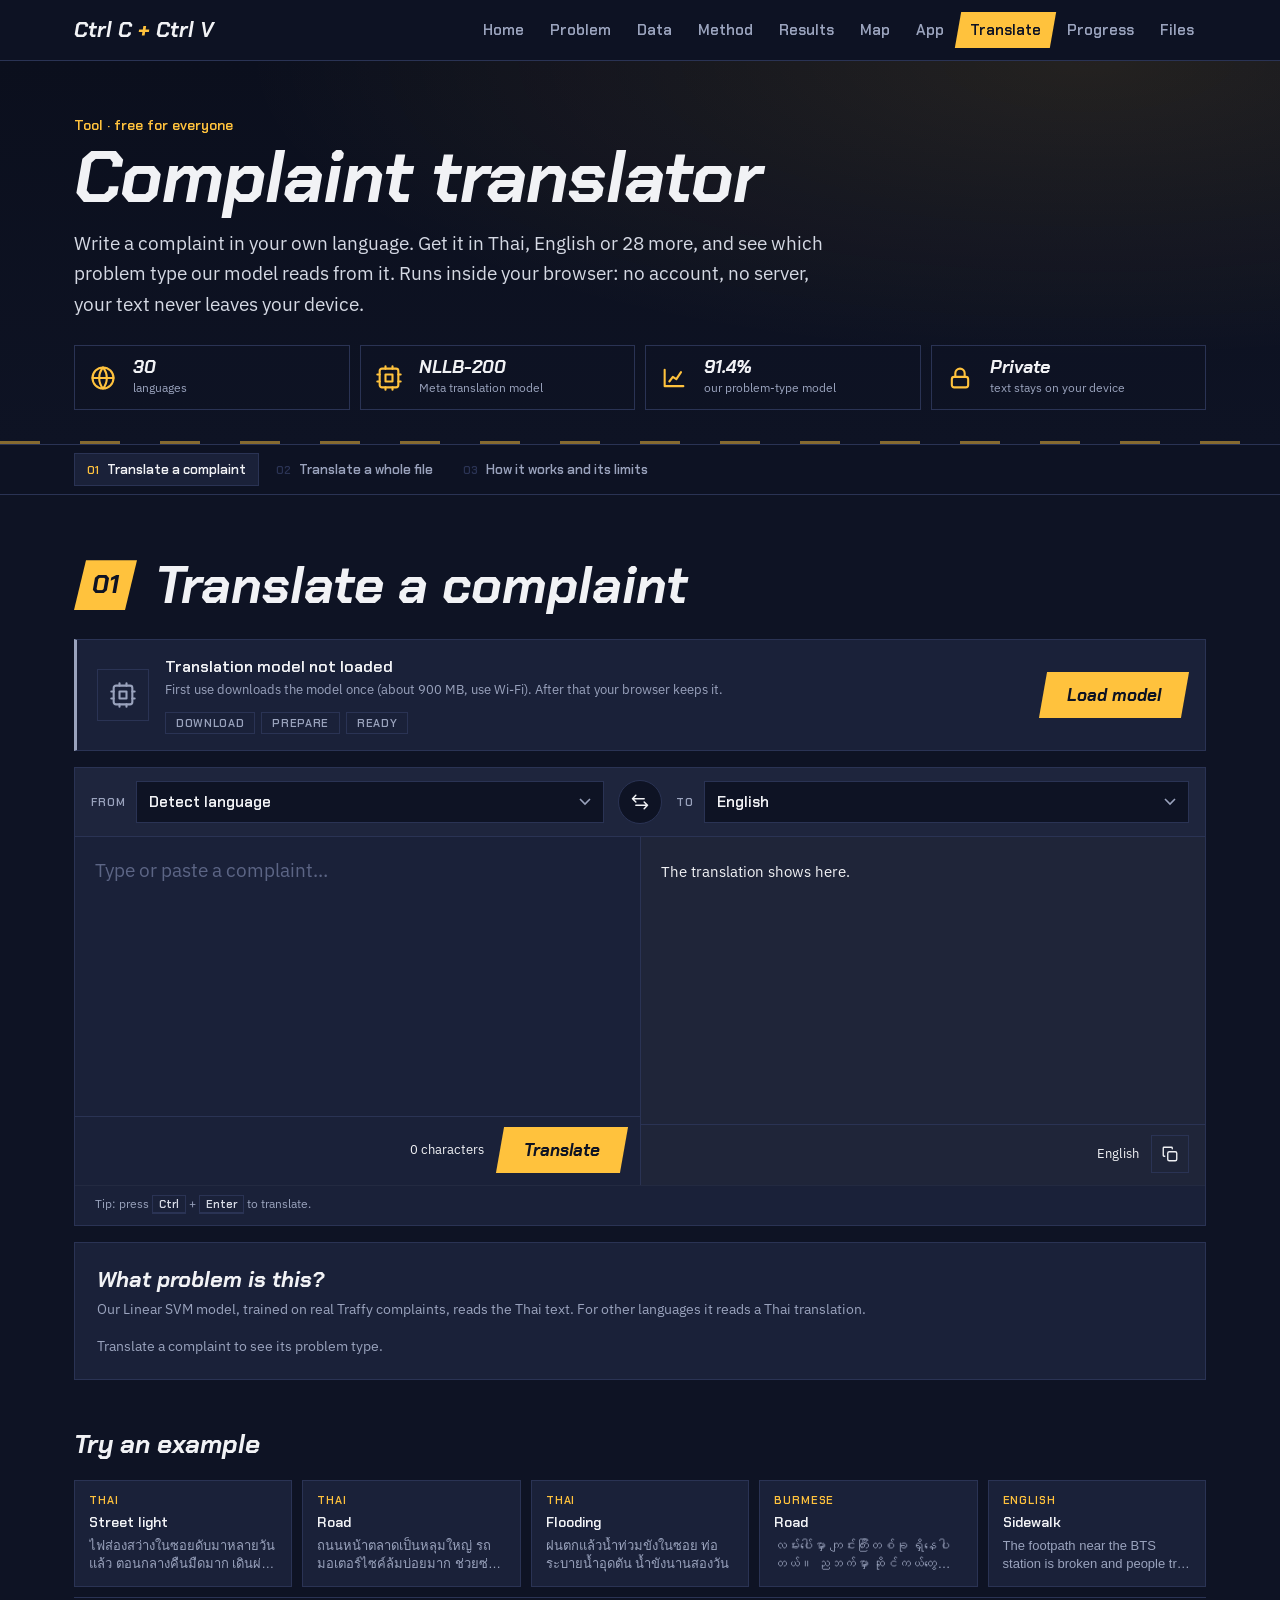
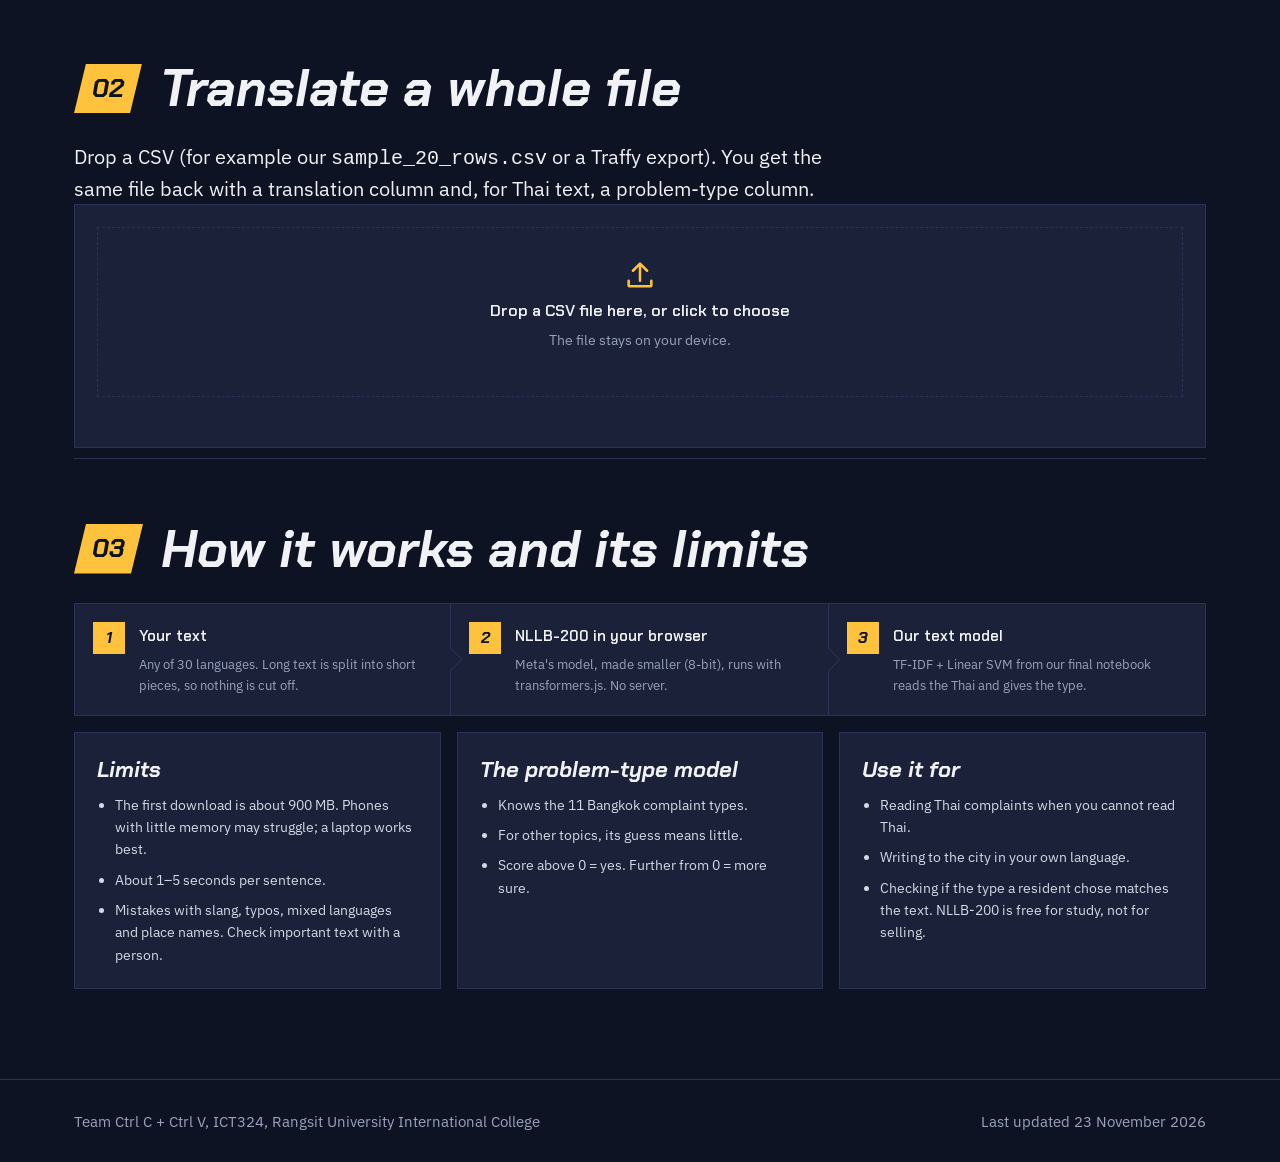
<file: translate.html>
<!DOCTYPE html>
<html lang="en">
<head>
<meta charset="utf-8">
<meta name="viewport" content="width=device-width, initial-scale=1, viewport-fit=cover">
<title>Complaint translator | Traffy Fondue Insight | Ctrl C + Ctrl V</title>
<meta name="description" content="Free complaint translator: 30 languages in your browser, plus the problem type our model reads from the text.">
<meta name="theme-color" content="#0E1324">
<link rel="icon" href="data:image/svg+xml,%3Csvg xmlns='http://www.w3.org/2000/svg' viewBox='0 0 32 32'%3E%3Cpath d='M12 4h8l7 22H5z' fill='%23FFC23D'/%3E%3Cpath d='M10 13h12M8 19h16' stroke='%230E1324' stroke-width='3'/%3E%3Crect x='3' y='26' width='26' height='3' fill='%23FFC23D'/%3E%3C/svg%3E">
<link rel="preconnect" href="https://fonts.googleapis.com">
<link rel="preconnect" href="https://fonts.gstatic.com" crossorigin>
<link href="https://fonts.googleapis.com/css2?family=Chakra+Petch:ital,wght@0,500;0,600;0,700;1,600;1,700&family=IBM+Plex+Sans:wght@400;500;600&family=IBM+Plex+Sans+Thai:wght@400;600&display=swap" rel="stylesheet">
<link rel="stylesheet" href="assets/site.css?v=20261122b">
<link rel="stylesheet" href="assets/pages.css?v=20261122b">
</head>
<body class="sub">
<header class="bar solid" id="bar">
  <div class="bar-in">
    <a class="brand" href="index.html">Ctrl C <i>+</i> Ctrl V</a>
    <nav class="nav" aria-label="Pages"><a href="index.html"><span>Home</span></a><a href="problem.html"><span>Problem</span></a><a href="data.html"><span>Data</span></a><a href="method.html"><span>Method</span></a><a href="results.html"><span>Results</span></a><a href="map.html"><span>Map</span></a><a href="app.html"><span>App</span></a><a href="translate.html" class="on" aria-current="page"><span>Translate</span></a><a href="progress.html"><span>Progress</span></a><a href="files.html"><span>Files</span></a></nav>
  </div>
  <div class="meter" id="meter"></div>
</header>
<div class="phero trhero">
  <div class="wrap">
    <p class="crumb">Tool · free for everyone</p>
    <h1>Complaint translator</h1>
    <p class="psub">Write a complaint in your own language. Get it in Thai, English or 28 more, and see which problem type our model reads from it. Runs inside your browser: no account, no server, your text never leaves your device.</p>
    <div class="trfacts">
      <div><svg viewBox="0 0 24 24" fill="none" stroke="currentColor" stroke-width="1.8" stroke-linecap="round" stroke-linejoin="round" aria-hidden="true"><circle cx="12" cy="12" r="9"/><path d="M3 12h18M12 3a14 14 0 0 1 0 18M12 3a14 14 0 0 0 0 18"/></svg><b>30</b><span>languages</span></div>
      <div><svg viewBox="0 0 24 24" fill="none" stroke="currentColor" stroke-width="1.8" stroke-linecap="round" stroke-linejoin="round" aria-hidden="true"><rect x="4" y="4" width="16" height="16" rx="2"/><path d="M9 9h6v6H9zM9 2v2M15 2v2M9 20v2M15 20v2M2 9h2M2 15h2M20 9h2M20 15h2"/></svg><b>NLLB-200</b><span>Meta translation model</span></div>
      <div><svg viewBox="0 0 24 24" fill="none" stroke="currentColor" stroke-width="1.8" stroke-linecap="round" stroke-linejoin="round" aria-hidden="true"><path d="M4 19V5M4 19h16M8 15l3-4 3 2 4-6"/></svg><b>91.4%</b><span>our problem-type model</span></div>
      <div><svg viewBox="0 0 24 24" fill="none" stroke="currentColor" stroke-width="1.8" stroke-linecap="round" stroke-linejoin="round" aria-hidden="true"><rect x="5" y="11" width="14" height="9" rx="2"/><path d="M8 11V8a4 4 0 0 1 8 0v3"/></svg><b>Private</b><span>text stays on your device</span></div>
    </div>
  </div>
</div>
<main class="wrap page" id="main">

<section id="one">
  <div class="head"><span class="plate">01</span><h2>Translate a complaint</h2></div>

  <div class="engine" id="mStat">
    <div class="eng-ic"><svg viewBox="0 0 24 24" fill="none" stroke="currentColor" stroke-width="1.8" stroke-linecap="round" stroke-linejoin="round" aria-hidden="true"><rect x="4" y="4" width="16" height="16" rx="2"/><path d="M9 9h6v6H9zM9 2v2M15 2v2M9 20v2M15 20v2M2 9h2M2 15h2M20 9h2M20 15h2"/></svg></div>
    <div class="eng-main">
      <b id="mTitle">Translation model not loaded</b>
      <span id="mSub">First use downloads the model once (about 900 MB, use Wi-Fi). After that your browser keeps it.</span>
      <ol class="eng-steps" id="mSteps"><li data-s="dl">Download</li><li data-s="prep">Prepare</li><li data-s="ready">Ready</li></ol>
      <div class="mbar" id="mBar" hidden><i id="mFill"></i></div>
    </div>
    <button type="button" class="btn" id="loadBtn"><span>Load model</span></button>
  </div>

  <div class="console">
    <div class="cbar">
      <label class="lsel"><span>From</span><select id="srcLang"></select></label>
      <button type="button" class="swap" id="swapBtn" aria-label="Swap languages" title="Swap languages"><svg viewBox="0 0 24 24" fill="none" stroke="currentColor" stroke-width="1.8" stroke-linecap="round" stroke-linejoin="round" aria-hidden="true"><path d="M7 4 3 8l4 4M3 8h14M17 20l4-4-4-4M21 16H7"/></svg></button>
      <label class="lsel"><span>To</span><select id="tgtLang"></select></label>
    </div>
    <div class="panes">
      <div class="pane">
        <textarea id="srcText" rows="8" placeholder="Type or paste a complaint…" aria-label="Text to translate"></textarea>
        <div class="pfoot"><span class="det" id="detNote"></span><span class="note" id="charNote">0 characters</span>
          <button type="button" class="btn go" id="goBtn"><span>Translate</span></button></div>
      </div>
      <div class="pane out">
        <div class="tout" id="outText" aria-live="polite"><span class="note">The translation shows here.</span></div>
        <div class="pfoot"><span class="note" id="timeNote"></span><span class="note" id="outLang">English</span>
          <button type="button" class="iconbtn" id="copyBtn" aria-label="Copy translation" title="Copy"><svg viewBox="0 0 24 24" fill="none" stroke="currentColor" stroke-width="1.8" stroke-linecap="round" stroke-linejoin="round" aria-hidden="true"><rect x="9" y="9" width="12" height="12" rx="2"/><path d="M5 15H4a1 1 0 0 1-1-1V4a1 1 0 0 1 1-1h10a1 1 0 0 1 1 1v1"/></svg></button></div>
      </div>
    </div>
    <p class="kbd">Tip: press <kbd>Ctrl</kbd> + <kbd>Enter</kbd> to translate.</p>
  </div>

  <div class="ptype card">
    <div class="pt-head"><div><h4>What problem is this?</h4><p class="note" id="ptNote">Our Linear SVM model, trained on real Traffy complaints, reads the Thai text. For other languages it reads a Thai translation.</p></div></div>
    <div id="ptBox" class="ptbox"></div>
  </div>

  <h3>Try an example</h3>
  <div class="excards" id="exChips"></div>
</section>

<section id="many">
  <div class="head"><span class="plate">02</span><h2>Translate a whole file</h2></div>
  <p class="lead">Drop a CSV (for example our <code>sample_20_rows.csv</code> or a Traffy export). You get the same file back with a translation column and, for Thai text, a problem-type column.</p>
  <div class="card batch">
    <label class="drop" id="dropZone">
      <input type="file" id="csvIn" accept=".csv,text/csv">
      <svg viewBox="0 0 24 24" fill="none" stroke="currentColor" stroke-width="1.8" stroke-linecap="round" stroke-linejoin="round" aria-hidden="true"><path d="M12 16V4M7 9l5-5 5 5"/><path d="M4 16v3a1 1 0 0 0 1 1h14a1 1 0 0 0 1-1v-3"/></svg>
      <b>Drop a CSV file here, or click to choose</b>
      <span class="note" id="csvNote">The file stays on your device.</span>
    </label>
    <div class="bopts" id="bOpts" hidden>
      <label>Text column<select id="colSel"></select></label>
      <label>From<select id="bSrc"></select></label>
      <label>To<select id="bTgt"></select></label>
      <label>Rows<input type="number" id="bMax" min="1" value="50"></label>
      <div class="bbtns"><button type="button" class="btn" id="bGo"><span>Translate rows</span></button><button type="button" class="btn ghost" id="bStop" hidden><span>Stop</span></button><button type="button" class="btn ghost" id="bDl" disabled><span>Download CSV</span></button></div>
    </div>
    <div class="mbar" id="bBar" hidden><i id="bFill"></i></div>
    <p class="note" id="bNote"></p>
    <div class="tbl" id="bTblWrap" hidden style="max-width:none;max-height:420px;overflow:auto"><table><thead id="bHead"></thead><tbody id="bBody"></tbody></table></div>
  </div>
</section>

<section id="limits">
  <div class="head"><span class="plate">03</span><h2>How it works and its limits</h2></div>
  <div class="howflow">
    <div><span class="hn">1</span><b>Your text</b><p>Any of 30 languages. Long text is split into short pieces, so nothing is cut off.</p></div>
    <div><span class="hn">2</span><b>NLLB-200 in your browser</b><p>Meta's model, made smaller (8-bit), runs with transformers.js. No server.</p></div>
    <div><span class="hn">3</span><b>Our text model</b><p>TF-IDF + Linear SVM from our final notebook reads the Thai and gives the type.</p></div>
  </div>
  <div class="cards3" style="margin-top:16px">
    <div class="card"><h4>Limits</h4><ul class="ul">
      <li>The first download is about 900 MB. Phones with little memory may struggle; a laptop works best.</li>
      <li>About 1–5 seconds per sentence.</li>
      <li>Mistakes with slang, typos, mixed languages and place names. Check important text with a person.</li></ul></div>
    <div class="card"><h4>The problem-type model</h4><ul class="ul">
      <li>Knows the 11 Bangkok complaint types.</li>
      <li>For other topics, its guess means little.</li>
      <li>Score above 0 = yes. Further from 0 = more sure.</li></ul></div>
    <div class="card"><h4>Use it for</h4><ul class="ul">
      <li>Reading Thai complaints when you cannot read Thai.</li>
      <li>Writing to the city in your own language.</li>
      <li>Checking if the type a resident chose matches the text. NLLB-200 is free for study, not for selling.</li></ul></div>
  </div>
</section>
</main>
<footer><div class="in"><span>Team Ctrl C + Ctrl V, ICT324, Rangsit University International College</span><span>Last updated 23 November 2026</span></div></footer>
<script src="assets/site.js?v=20261122b"></script>
<script src="assets/textmodel.js?v=20261122b"></script>
<script src="assets/translate.js?v=20261122b"></script>
</body>
</html>
</file>
<file: assets/site.css>
:root{
  --night:#0E1324;
  --night-2:#151B31;
  --panel:#1A2139;
  --line:#2A3354;
  --text:#F1F2F5;
  --muted:#9AA3BD;
  --amber:#FFC23D;
  --red:#FF4747;
  --green:#3CCB8A;
  color-scheme:dark;
}
*{box-sizing:border-box;margin:0;padding:0}
html{scroll-behavior:smooth;background:var(--night)}
@media (prefers-reduced-motion:reduce){html{scroll-behavior:auto}}
body{background:var(--night);color:var(--text);font-family:'IBM Plex Sans','IBM Plex Sans Thai',system-ui,sans-serif;font-size:17px;line-height:1.6}
a{color:var(--amber);text-underline-offset:3px}
a:focus-visible,button:focus-visible{outline:3px solid var(--amber);outline-offset:3px;border-radius:4px}
.thai{font-family:'IBM Plex Sans Thai','Chakra Petch',sans-serif}

/* ---------- top bar ---------- */
.bar{position:fixed;top:0;left:0;right:0;z-index:30;padding-top:env(safe-area-inset-top,0px);transition:background .25s}
.bar.solid{background:rgba(14,19,36,.92);backdrop-filter:blur(10px);-webkit-backdrop-filter:blur(10px);border-bottom:1px solid var(--line)}
.bar-in{max-width:1180px;margin:0 auto;padding:0 24px;display:flex;align-items:center;gap:20px;height:60px}
.brand{font-family:'Chakra Petch',sans-serif;font-style:italic;font-weight:700;font-size:21px;color:var(--text);text-decoration:none;white-space:nowrap}
.brand i{font-style:inherit;color:var(--amber)}
.nav{display:flex;gap:2px;overflow-x:auto;scrollbar-width:none;min-width:0;margin-left:auto}
.nav::-webkit-scrollbar{display:none}
.nav a{font-family:'Chakra Petch',sans-serif;font-weight:600;color:var(--muted);text-decoration:none;font-size:15px;padding:6px 12px;white-space:nowrap;transform:skewX(-10deg)}
.nav a span{display:inline-block;transform:skewX(10deg)}
.nav a:hover,.nav a.on{color:var(--night);background:var(--amber)}
.meter{position:absolute;left:0;bottom:-1px;height:3px;width:0;background:linear-gradient(90deg,var(--amber),var(--red))}

/* ---------- hero: the drive ---------- */
.hero{position:relative;height:100vh;height:100svh;min-height:600px;max-height:1000px;overflow:hidden;background:var(--night)}
#drive{position:absolute;inset:0;width:100%;height:100%;display:block}
.hero-copy{position:absolute;left:0;right:0;top:calc(84px + env(safe-area-inset-top,0px));z-index:2;pointer-events:none}
.hero-copy .in{max-width:1180px;margin:0 auto;padding:0 24px}
.hero h1{font-family:'Chakra Petch',sans-serif;font-style:italic;font-weight:700;font-size:clamp(38px,6vw,78px);line-height:.95;letter-spacing:-1px;max-width:900px;text-shadow:0 4px 30px rgba(0,0,0,.6)}
.hero h1 span{display:block;color:var(--amber)}
.hero .summary{margin-top:18px;font-size:19px;max-width:560px;color:#DCE0EA;text-shadow:0 2px 12px rgba(0,0,0,.7)}
.hud{position:absolute;left:0;right:0;bottom:calc(22px + env(safe-area-inset-bottom,0px));z-index:2}
.hud .in{max-width:1180px;margin:0 auto;padding:0 24px;display:flex;justify-content:space-between;align-items:flex-end;gap:16px}
.counter{font-family:'Chakra Petch',sans-serif;background:rgba(14,19,36,.72);border:1px solid var(--line);padding:10px 16px;transform:skewX(-10deg)}
.counter>div{transform:skewX(10deg)}
.counter small{display:block;color:var(--muted);font-size:13px}
.counter b{font-size:34px;font-weight:700;font-style:italic;line-height:1;color:var(--amber);font-variant-numeric:tabular-nums}
.toast{font-family:'Chakra Petch',sans-serif;font-weight:600;background:rgba(14,19,36,.78);border-left:4px solid var(--green);padding:8px 14px;opacity:0;transform:translateY(8px);transition:opacity .25s,transform .25s;max-width:60vw}
.toast.show{opacity:1;transform:none}
.toast small{display:block;color:var(--muted);font-weight:500;font-size:12px}
.caption{position:absolute;right:24px;top:calc(70px + env(safe-area-inset-top,0px));z-index:2;font-size:12px;color:var(--muted)}
.pausebtn{font:600 13px 'Chakra Petch',sans-serif;color:var(--text);background:rgba(14,19,36,.72);border:1px solid var(--line);padding:8px 12px;cursor:pointer}

/* ---------- content ---------- */
.wrap{max-width:1180px;margin:0 auto;padding:0 24px}
.intro{padding:64px 0 24px;background:linear-gradient(180deg,#0B0F1D,var(--night))}
.facts{display:grid;grid-template-columns:repeat(4,minmax(0,1fr));gap:12px}
.fact{background:var(--panel);border:1px solid var(--line);padding:18px 20px;clip-path:polygon(0 0,100% 0,calc(100% - 14px) 100%,0 100%)}
.fact small{display:block;color:var(--muted);font-size:13px}
.fact b{font-family:'Chakra Petch',sans-serif;font-style:italic;font-size:34px;line-height:1.1;color:var(--amber)}
.fact span{display:block;font-size:14px;color:#C9CEDC}
.meta{margin-top:22px;color:var(--muted);font-size:16px;max-width:900px}
.meta b{color:var(--text);font-weight:600}

.track{margin-top:40px}
.track-bar{position:relative;height:14px;background:var(--panel);border:1px solid var(--line)}
.track-fill{position:absolute;left:0;top:0;bottom:0;width:62.5%;background:repeating-linear-gradient(90deg,var(--amber) 0 18px,#E0A82F 18px 36px)}
.track-car{position:absolute;top:50%;left:62.5%;width:46px;height:22px;transform:translate(-50%,-50%)}
.stages{display:grid;grid-template-columns:repeat(4,minmax(0,1fr));margin-top:10px}
.stages button{all:unset;cursor:pointer;padding:10px 12px 0 0;color:var(--muted);font-size:15px}
.stages button b{display:block;font-family:'Chakra Petch',sans-serif;font-style:italic;font-size:20px;color:var(--text)}
.stages button[aria-selected="true"] b{color:var(--amber)}
.stages button:focus-visible{outline:3px solid var(--amber)}
.flag{display:inline-block;margin-top:4px;font-size:12px;font-weight:600;padding:1px 8px}
.flag.done{color:var(--green);background:rgba(60,203,138,.12)}
.flag.now{color:var(--amber);background:rgba(255,194,61,.14)}
.flag.next{color:var(--muted);background:rgba(154,163,189,.12)}
#stageText{margin-top:14px;min-height:52px;max-width:760px;color:#D5D9E4}

main section{padding:84px 0;position:relative}
main section+section{border-top:1px solid var(--line)}
.head{display:flex;align-items:center;gap:18px;margin-bottom:28px}
.plate{flex:none;font-family:'Chakra Petch',sans-serif;font-style:italic;font-weight:700;font-size:26px;color:var(--night);background:var(--amber);padding:4px 18px;clip-path:polygon(12px 0,100% 0,calc(100% - 12px) 100%,0 100%)}
.head h2{font-family:'Chakra Petch',sans-serif;font-style:italic;font-weight:700;font-size:clamp(34px,4.4vw,52px);line-height:1}
.lead{font-size:20px;line-height:1.5;max-width:760px}
.prose{max-width:760px;color:#D5D9E4;margin-top:16px}
.rq{margin:36px 0;padding:28px 32px;background:var(--panel);border-left:6px solid var(--red);max-width:880px}
.rq small{display:block;color:var(--muted);font-size:14px;margin-bottom:8px}
.rq p{font-family:'Chakra Petch',sans-serif;font-weight:600;font-size:clamp(21px,2.4vw,27px);line-height:1.3}
h3{font-family:'Chakra Petch',sans-serif;font-style:italic;font-size:26px;font-weight:700;margin:44px 0 14px}
.subq{display:grid;grid-template-columns:repeat(3,minmax(0,1fr));gap:14px}
.subq4{grid-template-columns:repeat(2,minmax(0,1fr))}
.subq div{background:var(--panel);border:1px solid var(--line);padding:22px}
.subq svg{width:30px;height:30px;color:var(--amber);margin-bottom:10px}
.subq b{display:block;font-family:'Chakra Petch',sans-serif;font-size:21px;margin-bottom:4px}
.subq p{color:var(--muted);font-size:16px}
.feedback{margin-top:28px;max-width:880px;border:1px solid var(--line);padding:22px 24px;display:grid;grid-template-columns:auto 1fr;gap:16px}
.feedback svg{width:28px;height:28px;color:var(--amber)}
.feedback p{color:#D5D9E4}
.feedback p+p{margin-top:8px;color:var(--muted)}
ul.plain{padding-left:20px;max-width:800px;color:#D5D9E4}
ul.plain li{margin:8px 0}
ul.plain li::marker{color:var(--amber)}

.tbl{overflow-x:auto;border:1px solid var(--line);max-width:920px}
table{border-collapse:collapse;width:100%;font-size:16px}
th,td{text-align:left;padding:12px 16px;border-bottom:1px solid var(--line);vertical-align:top}
th{font-weight:600;color:var(--muted);background:var(--night-2)}
tr:last-child th,tr:last-child td{border-bottom:0}
td code{font-size:14.5px;background:var(--line);padding:2px 7px;color:var(--text)}

.charts{display:grid;grid-template-columns:minmax(0,1.25fr) minmax(0,1fr);gap:16px;margin-top:40px}
.chart{background:var(--panel);border:1px solid var(--line);padding:24px;min-width:0}
.chart h4{font-family:'Chakra Petch',sans-serif;font-style:italic;font-size:23px}
.chart .note{color:var(--muted);font-size:14px;margin:2px 0 16px}
.toggle{display:inline-flex;border:1px solid var(--line);margin-bottom:14px}
.toggle button{font:600 14px 'Chakra Petch',sans-serif;border:0;background:transparent;color:var(--muted);padding:6px 14px;cursor:pointer}
.toggle button.thai{font-family:'IBM Plex Sans Thai',sans-serif}
.toggle button[aria-pressed="true"]{background:var(--amber);color:var(--night)}
.hbar{display:grid;grid-template-columns:128px minmax(0,1fr) 70px;align-items:center;gap:10px;margin:8px 0;font-size:15px}
.hbar .t{height:12px;background:var(--night-2);overflow:hidden}
.hbar .f{display:block;height:100%;background:linear-gradient(90deg,var(--red),var(--amber));transform-origin:left;transform:scaleX(0);transition:transform .9s cubic-bezier(.2,.8,.2,1)}
.charts.go .hbar .f{transform:scaleX(var(--w))}
.hbar .v{text-align:right;color:var(--muted);font-variant-numeric:tabular-nums}
.vbars{display:flex;align-items:flex-end;gap:10px;height:210px;border-bottom:2px solid var(--line)}
.vb{flex:1;display:flex;flex-direction:column;align-items:center;justify-content:flex-end;height:100%;gap:6px}
.vb .v{font-size:14px;font-weight:600;font-variant-numeric:tabular-nums}
.vb .b{width:100%;max-width:44px;background:var(--line)}
.vb.used .b{background:var(--green)}
.vb.excl .b{background:var(--red)}
.vlabels{display:flex;gap:10px;margin-top:8px}
.vlabels span{flex:1;text-align:center;font-size:14px;color:var(--muted)}
.key{display:flex;gap:14px;flex-wrap:wrap;margin-top:14px;font-size:14px;color:var(--muted)}
.key span{display:inline-flex;align-items:center;gap:6px}
.dot{width:10px;height:10px;display:inline-block}

.route{list-style:none;max-width:880px;margin-top:28px;border-left:4px solid var(--line)}
.route li{position:relative;padding:0 0 30px 34px}
.route li::before{content:attr(data-n);position:absolute;left:-24px;top:0;width:44px;height:30px;background:var(--amber);color:var(--night);font:italic 700 18px 'Chakra Petch',sans-serif;display:grid;place-items:center;clip-path:polygon(8px 0,100% 0,calc(100% - 8px) 100%,0 100%)}
.route h4{font-family:'Chakra Petch',sans-serif;font-size:23px;line-height:1.2;margin-bottom:6px}
.route p{color:var(--muted)}
.route p b{color:var(--text);font-weight:600}

.laps{display:grid;gap:14px;max-width:900px}
.lap{display:grid;grid-template-columns:170px minmax(0,1fr);background:var(--panel);border:1px solid var(--line)}
.lap .stub{padding:20px;border-right:2px dashed var(--line)}
.lap .stub small{display:block;color:var(--muted);font-size:13px}
.lap .stub time{font-family:'Chakra Petch',sans-serif;font-style:italic;font-weight:700;font-size:25px;line-height:1.1}
.lap .body{padding:18px 22px;display:grid;gap:10px}
.lap .row{display:grid;grid-template-columns:66px minmax(0,1fr);gap:12px}
.st{font:600 13px 'Chakra Petch',sans-serif;padding:2px 0;text-align:center;height:max-content;margin-top:2px}
.st.done{color:var(--green);background:rgba(60,203,138,.12)}
.st.stuck{color:var(--red);background:rgba(255,71,71,.12)}
.st.next{color:var(--amber);background:rgba(255,194,61,.14)}

.closed{max-width:900px;border:1px solid var(--line)}
.closed .stripe{height:16px;background:repeating-linear-gradient(-45deg,var(--amber) 0 16px,var(--night) 16px 32px)}
.closed .in{padding:26px 28px;background:var(--panel)}
.closed b{font-family:'Chakra Petch',sans-serif;font-style:italic;font-size:26px;display:block;margin-bottom:6px}
.closed p{color:var(--muted);max-width:700px}

.files{display:grid;grid-template-columns:repeat(2,minmax(0,1fr));gap:12px;max-width:920px}
.file{display:flex;gap:14px;align-items:center;padding:18px;background:var(--panel);border:1px solid var(--line);text-decoration:none;color:var(--text)}
.file:hover{border-color:var(--amber)}
.file svg{width:28px;height:28px;color:var(--amber);flex:none}
.file b{display:block;font-family:'Chakra Petch',sans-serif;font-size:18px}
.file span{display:block;font-size:14px;color:var(--muted)}
.refs{max-width:900px;padding-left:28px;color:#D5D9E4}
.refs li{margin:10px 0;font-size:16px}
.refs li::marker{color:var(--amber);font-weight:700}

footer{border-top:1px solid var(--line);color:var(--muted);font-size:15px;padding:30px 0 calc(30px + env(safe-area-inset-bottom,0px))}
footer .in{max-width:1180px;margin:0 auto;padding:0 24px;display:flex;justify-content:space-between;gap:16px;flex-wrap:wrap}

@media (max-width:900px){
  .facts{grid-template-columns:repeat(2,minmax(0,1fr))}
  .subq,.charts,.files{grid-template-columns:minmax(0,1fr)}
}
@media (max-width:600px){
  body{font-size:16px}
  .caption{display:none}
  .hero .summary{font-size:17px}
  .counter b{font-size:26px}
  .toast{max-width:46vw;font-size:13px;padding:6px 10px}
  .counter{padding:6px 12px}
  .counter small{font-size:11px}
  .stages{grid-template-columns:repeat(2,minmax(0,1fr));gap:6px 0}
  .fact b{font-size:28px}
  .hbar{grid-template-columns:92px minmax(0,1fr) 58px}
  .lap{grid-template-columns:minmax(0,1fr)}
  .lap .stub{border-right:0;border-bottom:2px dashed var(--line)}
  .chart{padding:18px}
  main section{padding:60px 0}
}
/* buttons */
.ctas{display:flex;gap:12px;flex-wrap:wrap;margin-top:26px;pointer-events:auto}
.btn{display:inline-flex;align-items:center;gap:10px;font:italic 700 17px 'Chakra Petch',sans-serif;color:var(--night);background:var(--amber);text-decoration:none;padding:12px 24px;border:0;cursor:pointer;transform:skewX(-10deg);transition:transform .2s,box-shadow .2s,background .2s}
.btn>span{display:inline-block;transform:skewX(10deg)}
.btn:hover{transform:skewX(-10deg) translateY(-2px);box-shadow:0 10px 30px rgba(255,194,61,.35)}
.btn:active{transform:skewX(-10deg) translateY(0)}
.btn.ghost{background:rgba(14,19,36,.55);color:var(--text);box-shadow:inset 0 0 0 1.5px rgba(241,242,245,.6);backdrop-filter:blur(6px)}
.btn.ghost:hover{box-shadow:inset 0 0 0 1.5px var(--amber),0 10px 30px rgba(0,0,0,.4);color:var(--amber)}
#drive{cursor:grab;touch-action:pan-y}
#drive:active{cursor:grabbing}
.hero-fallback{background:radial-gradient(ellipse at 50% 80%,#2a1f3c,var(--night) 70%)}

/* mini game */
.game-sec{padding:84px 0 0;border-top:1px solid var(--line)}
.gnote{margin-top:12px;color:var(--muted);font-size:15px;max-width:760px}
.game{position:relative;margin-top:32px;scroll-margin-top:64px;height:min(78vh,720px);min-height:480px;background:#0a0e1c;overflow:hidden;user-select:none;-webkit-user-select:none}
#gameCanvas{position:absolute;inset:0;width:100%;height:100%;display:block}
.g-top{position:absolute;left:0;right:0;top:0;display:flex;gap:28px;padding:18px 24px;background:linear-gradient(rgba(10,14,28,.85),rgba(10,14,28,0));pointer-events:none}
.g-stat small{display:block;font-size:12px;color:var(--muted)}
.g-stat b{font:italic 700 28px/1 'Chakra Petch',sans-serif;font-variant-numeric:tabular-nums}
.g-stat:first-child b{color:var(--amber)}
.g-prompt{position:absolute;left:50%;top:84px;transform:translate(-50%,-10px);opacity:0;transition:opacity .2s,transform .2s;text-align:center;background:rgba(10,14,28,.82);border-left:4px solid var(--red);padding:10px 18px;pointer-events:none;min-width:220px;backdrop-filter:blur(6px)}
.g-prompt.show{opacity:1;transform:translate(-50%,0)}
.g-prompt small{display:block;font-size:12px;color:var(--muted)}
.g-prompt b{display:block;font:italic 700 24px/1.2 'Chakra Petch',sans-serif;color:var(--amber)}
.g-prompt span{font-size:14px;color:#D5D9E4}
.g-toast{position:absolute;right:20px;top:84px;font:600 15px 'Chakra Petch',sans-serif;background:rgba(10,14,28,.82);padding:8px 14px;border-left:4px solid var(--green);opacity:0;transition:opacity .2s;pointer-events:none;max-width:44%}
.g-toast.show{opacity:1}
.g-toast.bad{border-left-color:var(--red)}
.g-controls{position:absolute;left:0;right:0;bottom:20px;display:flex;justify-content:center;gap:12px;padding:0 16px}
.g-btn{display:inline-flex;align-items:center;justify-content:center;gap:8px;min-width:64px;height:58px;padding:0 18px;border:0;cursor:pointer;color:var(--text);background:rgba(14,19,36,.72);box-shadow:inset 0 0 0 1.5px var(--line);backdrop-filter:blur(6px);transform:skewX(-10deg);transition:background .15s,box-shadow .15s,transform .1s;font:italic 700 18px 'Chakra Petch',sans-serif}
.g-btn>*{transform:skewX(10deg)}
.g-btn svg{width:26px;height:26px}
.g-btn:hover{box-shadow:inset 0 0 0 1.5px var(--amber)}
.g-btn:active{transform:skewX(-10deg) scale(.96)}
.g-btn.fix{min-width:170px;color:var(--night);background:var(--amber);box-shadow:none}
.g-btn.fix:disabled{background:rgba(14,19,36,.72);color:var(--muted);box-shadow:inset 0 0 0 1.5px var(--line);cursor:default}
.g-btn.fix.ready{animation:pulse 1s ease-in-out infinite}
@keyframes pulse{0%,100%{box-shadow:0 0 0 0 rgba(255,194,61,.5)}50%{box-shadow:0 0 0 10px rgba(255,194,61,0)}}
.g-overlay{position:absolute;inset:0;display:grid;place-items:center;background:rgba(8,11,22,.55);backdrop-filter:blur(3px);padding:20px}
.g-overlay[hidden]{display:none}
.g-card{max-width:520px;text-align:center}
.g-card h3{font:italic 700 clamp(30px,4vw,44px)/1.05 'Chakra Petch',sans-serif;margin:0 0 12px}
.g-card p{color:#D5D9E4}
.g-card .btn{margin-top:22px}
.g-card .keys{margin-top:16px;font-size:14px;color:var(--muted)}
.g-res{display:flex;justify-content:center;gap:30px;margin:6px 0 16px;flex-wrap:wrap}
.g-res small{display:block;font-size:12px;color:var(--muted)}
.g-res b{font:italic 700 34px/1 'Chakra Petch',sans-serif;color:var(--amber)}
.g-fallback{position:absolute;inset:0;display:grid;place-items:center;padding:24px;text-align:center;color:var(--muted)}
.g-fallback[hidden]{display:none}
@media (max-width:600px){
  .game{height:72vh;min-height:460px}
  .g-top{gap:16px;padding:14px 16px}
  .g-stat b{font-size:22px}
  .g-prompt{top:70px;min-width:180px}
  .g-prompt b{font-size:20px}
  .g-toast{top:auto;bottom:92px;right:12px;max-width:70%;font-size:13px}
  .g-btn{height:54px}
  .g-btn.fix{min-width:140px}
  .ctas .btn{font-size:15px;padding:10px 18px}
}

.g-ctl{margin-left:auto;display:flex;gap:8px;pointer-events:auto}
.g-ctl[hidden]{display:none}
.g-mini{display:inline-flex;align-items:center;gap:6px;height:38px;padding:0 14px;border:0;cursor:pointer;font:600 14px 'Chakra Petch',sans-serif;color:var(--text);background:rgba(14,19,36,.75);box-shadow:inset 0 0 0 1.5px var(--line);backdrop-filter:blur(6px)}
.g-mini:hover{box-shadow:inset 0 0 0 1.5px var(--amber);color:var(--amber)}
.g-mini svg{width:18px;height:18px}
.pat{display:flex;gap:4px;margin-top:6px}
.pat i{width:22px;height:10px;background:var(--green);transform:skewX(-14deg);transition:background .3s}
.pat i.lost{background:rgba(255,255,255,.12)}
.g-row{display:flex;gap:10px;justify-content:center;flex-wrap:wrap;margin-top:22px}
.g-row .btn{margin-top:0}
.g-kick{font:600 14px 'Chakra Petch',sans-serif;color:var(--red)!important;margin-bottom:4px}
.g-rank{font:italic 700 20px 'Chakra Petch',sans-serif;color:var(--amber)!important;margin:-4px 0 14px}
@media (max-width:600px){.g-mini span{display:none}.g-mini{padding:0 10px}.g-top{flex-wrap:wrap;row-gap:8px}.pat i{width:16px}}

/* ---------- crew: driver-select cards ---------- */
.crew{padding:84px 0 40px;border-top:1px solid var(--line);position:relative;overflow:hidden}
.crew::before{content:"";position:absolute;inset:auto -10% -40% -10%;height:70%;background:radial-gradient(ellipse at center,rgba(255,194,61,.10),transparent 60%);pointer-events:none}
.crew .lead b{color:var(--amber)}
.crew-grid{display:grid;grid-template-columns:repeat(3,minmax(0,1fr));gap:22px;margin-top:40px;perspective:1000px}
.driver{position:relative;min-height:350px;padding:30px 28px 26px;background:linear-gradient(160deg,#1E2643 0%,#141A30 55%,#0F1426 100%);
  clip-path:polygon(0 0,calc(100% - 34px) 0,100% 34px,100% 100%,34px 100%,0 calc(100% - 34px));
  transform-style:preserve-3d;transition:transform .18s ease-out,opacity .7s cubic-bezier(.2,.8,.2,1),translate .7s cubic-bezier(.2,.8,.2,1);
  outline:none;overflow:hidden;cursor:default;--mx:50%;--my:30%}
.driver::before{content:"";position:absolute;inset:0;padding:1.5px;background:linear-gradient(160deg,var(--amber),rgba(255,194,61,.05) 40%,rgba(255,71,71,.5));
  -webkit-mask:linear-gradient(#000 0 0) content-box,linear-gradient(#000 0 0);-webkit-mask-composite:xor;mask-composite:exclude;clip-path:inherit;opacity:.55;transition:opacity .3s}
.driver:hover::before,.driver:focus-visible::before{opacity:1}
.d-glare{position:absolute;inset:0;background:radial-gradient(circle at var(--mx) var(--my),rgba(255,226,160,.18),transparent 45%);opacity:0;transition:opacity .3s;pointer-events:none}
.driver:hover .d-glare{opacity:1}
.d-speed{position:absolute;left:-20%;right:-20%;bottom:0;height:46%;background:repeating-linear-gradient(115deg,transparent 0 22px,rgba(255,194,61,.07) 22px 26px);animation:speed 1.6s linear infinite;mask:linear-gradient(transparent,#000);-webkit-mask:linear-gradient(transparent,#000);pointer-events:none}
.driver:hover .d-speed{animation-duration:.5s}
@keyframes speed{to{background-position:-104px 0}}
.d-num{position:absolute;right:20px;top:6px;font:italic 700 120px/1 'Chakra Petch',sans-serif;color:transparent;-webkit-text-stroke:1.5px rgba(255,255,255,.12);transform:translateZ(30px);transition:color .3s,-webkit-text-stroke-color .3s}
.driver:hover .d-num{-webkit-text-stroke-color:rgba(255,194,61,.5)}
.d-badge{position:relative;width:118px;height:118px;color:var(--amber);transform:translateZ(60px);filter:drop-shadow(0 0 18px rgba(255,194,61,.35))}
.d-badge svg{position:absolute;inset:0;width:100%;height:100%;animation:spin 18s linear infinite}
.driver:hover .d-badge svg{animation-duration:4s}
@keyframes spin{to{transform:rotate(360deg)}}
.d-badge b{position:absolute;inset:0;display:grid;place-items:center;font:italic 700 42px 'Chakra Petch',sans-serif;color:var(--text);text-shadow:0 0 18px rgba(255,194,61,.6)}
.d-tag{margin-top:24px;font:600 13px 'Chakra Petch',sans-serif;letter-spacing:.5px;color:var(--amber);transform:translateZ(40px)}
.driver h3{margin:4px 0 0;font:italic 700 clamp(26px,2.4vw,32px)/1.08 'Chakra Petch',sans-serif;transform:translateZ(50px)}
.d-plate{margin-top:22px;display:inline-flex;flex-direction:column;align-items:center;padding:6px 18px 5px;background:#F4F4EE;color:#14161C;border-radius:6px;box-shadow:inset 0 0 0 2px #14161C,inset 0 0 0 4px #F4F4EE,0 10px 24px rgba(0,0,0,.45);transform:translateZ(70px)}
.d-plate small{font:600 10px 'Chakra Petch',sans-serif;letter-spacing:.6px;color:#555}
.d-plate b{font:700 30px/1.05 'Chakra Petch',sans-serif;letter-spacing:2px;font-variant-numeric:tabular-nums}
.d-plate span{font:600 10px 'Chakra Petch',sans-serif;color:#555}
.d-bar{position:absolute;left:28px;right:28px;bottom:18px;height:4px;background:rgba(255,255,255,.08);overflow:hidden}
.d-bar i{position:absolute;inset:0;width:30%;background:linear-gradient(90deg,transparent,var(--amber),transparent);animation:scan 2.4s ease-in-out infinite}
@keyframes scan{0%{transform:translateX(-100%)}100%{transform:translateX(340%)}}
.js-crew .driver{opacity:0;translate:0 50px}
.js-crew .crew-grid.in .driver{opacity:1;translate:0 0}
.js-crew .crew-grid.in .driver:nth-child(2){transition-delay:0s,.12s,.12s}
.js-crew .crew-grid.in .driver:nth-child(3){transition-delay:0s,.24s,.24s}
@media (prefers-reduced-motion:reduce){.d-speed,.d-badge svg,.d-bar i{animation:none}.js-crew .driver{opacity:1;translate:none}}
@media (max-width:900px){.crew-grid{grid-template-columns:minmax(0,1fr);max-width:460px}.driver{min-height:330px}}
.tracks{display:grid;grid-template-columns:repeat(4,minmax(0,1fr));gap:10px;max-width:900px;margin-top:8px}
.tracks div{background:var(--panel);border:1px solid var(--line);padding:14px 16px;clip-path:polygon(0 0,100% 0,calc(100% - 10px) 100%,0 100%)}
.tracks b{display:block;font:italic 700 18px 'Chakra Petch',sans-serif;color:var(--amber)}
.tracks span{font-size:14px;color:var(--muted)}
.trackn{margin-top:12px;color:var(--muted);font-size:15px;max-width:800px}
@media (max-width:900px){.tracks{grid-template-columns:repeat(2,minmax(0,1fr))}.subq4{grid-template-columns:minmax(0,1fr)}}

/* ---------- file viewer (opens files inside the page) ---------- */
.viewer{position:fixed;inset:0;z-index:100;display:flex;align-items:center;justify-content:center;padding:calc(16px + env(safe-area-inset-top,0px)) 16px calc(16px + env(safe-area-inset-bottom,0px))}
.viewer[hidden]{display:none}
.v-back{position:absolute;inset:0;background:rgba(6,9,20,.72);backdrop-filter:blur(6px);-webkit-backdrop-filter:blur(6px);animation:vfade .2s ease-out}
.v-panel{position:relative;width:100%;max-width:1000px;min-width:0;height:min(86vh,900px);display:flex;flex-direction:column;background:var(--night-2);border:1px solid var(--line);box-shadow:0 30px 80px rgba(0,0,0,.6);animation:vpop .25s cubic-bezier(.2,.8,.2,1)}
@keyframes vfade{from{opacity:0}}
@keyframes vpop{from{opacity:0;transform:translateY(16px) scale(.98)}}
.v-head{display:flex;align-items:center;gap:12px;padding:12px 14px 12px 20px;border-bottom:1px solid var(--line)}
.v-name{min-width:0;flex:1}
.v-name small{display:block;font:600 12px 'Chakra Petch',sans-serif;color:var(--amber)}
.v-name b{display:block;font:italic 700 20px/1.2 'Chakra Petch',sans-serif;white-space:nowrap;overflow:hidden;text-overflow:ellipsis}
.v-acts{display:flex;gap:8px;align-items:center}
.v-btn,.v-x{display:inline-flex;align-items:center;gap:6px;height:38px;padding:0 12px;font:600 14px 'Chakra Petch',sans-serif;color:var(--text);text-decoration:none;background:transparent;border:0;box-shadow:inset 0 0 0 1.5px var(--line);cursor:pointer}
.v-btn:hover,.v-x:hover{box-shadow:inset 0 0 0 1.5px var(--amber);color:var(--amber)}
.v-btn svg,.v-x svg{width:18px;height:18px}
.v-x{width:38px;justify-content:center;padding:0}
.v-body{flex:1;min-height:0;min-width:0;overflow:auto;background:var(--night)}
.v-body iframe{display:block;width:100%;height:100%;border:0;background:#fff}
.v-pages{display:flex;flex-direction:column;align-items:center;gap:18px;padding:22px 16px;background:#2A3047;min-height:100%}
.v-pages img{display:block;width:100%;max-width:820px;height:auto;background:#fff;box-shadow:0 10px 30px rgba(0,0,0,.45)}
.v-msg{padding:40px 28px;max-width:620px;color:#D5D9E4}
.v-msg h4{font:italic 700 24px 'Chakra Petch',sans-serif;margin-bottom:8px;color:var(--text)}
.v-msg p+p{margin-top:10px;color:var(--muted)}
.v-msg .btn{margin-top:18px}
.v-info{padding:10px 20px;font-size:14px;color:var(--muted);border-bottom:1px solid var(--line);position:sticky;left:0}
.v-table{border-collapse:collapse;font-size:13.5px;font-family:'IBM Plex Sans','IBM Plex Sans Thai',sans-serif}
.v-table th{position:sticky;top:0;z-index:1;background:var(--panel);color:var(--amber);font-weight:600;text-align:left;padding:9px 12px;white-space:nowrap;border-bottom:1px solid var(--line)}
.v-table td{padding:8px 12px;border-bottom:1px solid var(--line);max-width:260px;white-space:nowrap;overflow:hidden;text-overflow:ellipsis;color:#D5D9E4}
.v-table tr:hover td{background:rgba(255,194,61,.06)}
.v-table td:first-child,.v-table th:first-child{color:var(--muted)}
body.v-lock{overflow:hidden}
@media (max-width:600px){.v-panel{height:88vh}.v-btn span{display:none}.v-btn{width:38px;justify-content:center;padding:0}.v-name b{font-size:17px}}
.rstats{display:grid;grid-template-columns:repeat(4,minmax(0,1fr));gap:12px;margin:26px 0 8px}
.rstats div{background:var(--panel);border:1px solid var(--line);padding:16px 18px;clip-path:polygon(0 0,100% 0,calc(100% - 12px) 100%,0 100%)}
.rstats b{display:block;font:italic 700 34px/1.1 'Chakra Petch',sans-serif;color:var(--amber)}
.rstats span{font-size:14px;color:var(--muted)}
tr.best td{background:rgba(255,194,61,.08)}
.figs{display:grid;grid-template-columns:repeat(2,minmax(0,1fr));gap:16px;margin-top:8px;align-items:start}
.fig{display:block;background:var(--panel);border:1px solid var(--line);text-decoration:none;color:var(--text);transition:border-color .2s,transform .2s}
.fig:hover{border-color:var(--amber);transform:translateY(-2px)}
.fig img{display:block;width:100%;height:auto;background:#fff}
.fig span{display:block;padding:12px 14px;font-size:15px;color:#D5D9E4}
.wwn{display:grid;grid-template-columns:repeat(3,minmax(0,1fr));gap:12px;max-width:1000px}
.wwn div{background:var(--panel);border:1px solid var(--line);padding:18px}
.wwn b{font:600 14px 'Chakra Petch',sans-serif;padding:2px 10px}
.wwn .ok{color:var(--green);background:rgba(60,203,138,.12)}.wwn .no{color:var(--red);background:rgba(255,71,71,.12)}.wwn .fix{color:var(--amber);background:rgba(255,194,61,.14)}
.wwn p{margin-top:10px;color:#D5D9E4;font-size:15px}
.v-img{display:block;max-width:100%;margin:0 auto;background:#fff}
.v-pre{white-space:pre-wrap;padding:22px;font:14px/1.6 ui-monospace,Menlo,Consolas,monospace;color:#D5D9E4}
@media (max-width:900px){.rstats{grid-template-columns:repeat(2,minmax(0,1fr))}.figs,.wwn{grid-template-columns:minmax(0,1fr)}}
</file>
<file: assets/pages.css>
[hidden]{display:none!important}
/* ---------- shared sub-page layout ---------- */
body.sub{padding-top:60px}
body.sub .bar{background:rgba(14,19,36,.92);backdrop-filter:blur(10px);-webkit-backdrop-filter:blur(10px);border-bottom:1px solid var(--line)}
.phero{position:relative;overflow:hidden;padding:56px 0 34px;border-bottom:1px solid var(--line);background:
  radial-gradient(ellipse at 85% 0%,rgba(255,194,61,.10),transparent 55%),linear-gradient(180deg,#0B0F1D,var(--night))}
.phero::after{content:"";position:absolute;left:0;right:0;bottom:-1px;height:4px;background:repeating-linear-gradient(90deg,var(--amber) 0 40px,transparent 40px 80px);opacity:.5;animation:laneMove 2.2s linear infinite}
@keyframes laneMove{to{background-position:80px 0}}
.crumb{font:600 14px 'Chakra Petch',sans-serif;color:var(--amber)}
.phero h1{margin-top:8px;font:italic 700 clamp(40px,6vw,72px)/1 'Chakra Petch',sans-serif;letter-spacing:-1px}
.psub{margin-top:14px;font-size:19px;color:#D5D9E4;max-width:760px}
.crisp{display:grid;grid-template-columns:repeat(6,minmax(0,1fr));gap:6px;margin-top:30px}
.crisp a{display:block;text-decoration:none;color:var(--muted);font:600 13px/1.25 'Chakra Petch',sans-serif;padding:10px 12px 9px;background:var(--panel);border-top:3px solid var(--line);transition:border-color .2s,color .2s}
.crisp a b{display:block;font-size:12px;color:var(--muted);opacity:.8}
.crisp a:hover{color:var(--text);border-top-color:var(--amber)}
.crisp a.on{color:var(--night);background:var(--amber);border-top-color:var(--amber)}
.crisp a.on b{color:var(--night)}
.page{padding-bottom:40px}
.page section{padding:64px 0 10px;border-top:0}
.page section+section{border-top:1px solid var(--line)}
.kpis{display:grid;grid-template-columns:repeat(4,minmax(0,1fr));gap:12px;margin-top:8px}
.kpi{background:var(--panel);border:1px solid var(--line);padding:16px 18px;clip-path:polygon(0 0,100% 0,calc(100% - 12px) 100%,0 100%)}
.kpi b{display:block;font:italic 700 34px/1.1 'Chakra Petch',sans-serif;color:var(--amber);font-variant-numeric:tabular-nums}
.kpi span{font-size:14px;color:var(--muted)}
.card{background:var(--panel);border:1px solid var(--line);padding:22px;min-width:0}
.card h4{font:italic 700 22px 'Chakra Petch',sans-serif;margin-bottom:4px}
.card .note{color:var(--muted);font-size:14px;margin-bottom:14px}
.grid2{display:grid;grid-template-columns:repeat(2,minmax(0,1fr));gap:16px}
.grid3{display:grid;grid-template-columns:repeat(3,minmax(0,1fr));gap:14px}
.chartbox{position:relative;height:320px}
.chartbox.tall{height:420px}
.chips{display:flex;flex-wrap:wrap;gap:6px;margin:4px 0 14px}
.chips button{font:600 13px 'Chakra Petch',sans-serif;color:var(--muted);background:transparent;border:1px solid var(--line);padding:6px 12px;cursor:pointer;transition:all .2s}
.chips button:hover{color:var(--text);border-color:var(--amber)}
.chips button[aria-pressed="true"]{background:var(--amber);color:var(--night);border-color:var(--amber)}
.kw{display:flex;flex-wrap:wrap;gap:8px}
.kw span{font:600 15px 'Chakra Petch',sans-serif;padding:6px 12px;background:rgba(255,194,61,.12);color:var(--amber);border:1px solid rgba(255,194,61,.3)}
.kw span:nth-child(n+4){background:rgba(255,255,255,.05);color:#D5D9E4;border-color:var(--line)}
.heat td,.heat th{text-align:center;font-variant-numeric:tabular-nums}
.heat td:first-child,.heat th:first-child{text-align:left}
.callout{border-left:4px solid var(--amber);background:var(--panel);padding:16px 20px;max-width:900px;color:#D5D9E4}
.callout b{color:var(--text)}

/* ---------- system flow ---------- */
.flow{display:flex;flex-direction:column;align-items:stretch;gap:0;margin-top:10px}
.frow{display:grid;gap:12px}
.frow.c3{grid-template-columns:repeat(3,minmax(0,1fr))}
.frow.c2{grid-template-columns:repeat(2,minmax(0,1fr))}
.frow.c1{grid-template-columns:minmax(0,1fr)}
.fnode{position:relative;background:var(--panel);border:1px solid var(--line);padding:14px 16px;min-width:0}
.fnode small{display:block;font:600 12px 'Chakra Petch',sans-serif;color:var(--amber);letter-spacing:.3px}
.fnode b{display:block;font:italic 700 19px/1.2 'Chakra Petch',sans-serif;margin-top:2px}
.fnode p{margin-top:6px;font-size:14px;color:var(--muted)}
.fnode.src{border-top:3px solid #4dabf7}
.fnode.prep{border-top:3px solid var(--amber)}
.fnode.eval{border-top:3px solid var(--green)}
.fnode.plan{border-style:dashed;opacity:.8}
.fnode.plan small{color:var(--muted)}
.fdown{height:34px;position:relative}
.fdown::before{content:"";position:absolute;left:50%;top:4px;bottom:10px;width:3px;margin-left:-1.5px;background:repeating-linear-gradient(180deg,var(--amber) 0 8px,transparent 8px 14px);animation:flowDown .8s linear infinite}
.fdown::after{content:"";position:absolute;left:50%;bottom:2px;margin-left:-7px;border:7px solid transparent;border-top-color:var(--amber);border-bottom:0}
@keyframes flowDown{to{background-position:0 14px}}
.lanes{display:grid;grid-template-columns:repeat(4,minmax(0,1fr));gap:12px}
.lane{display:flex;flex-direction:column;gap:0;background:rgba(255,255,255,.02);border:1px solid var(--line);padding:12px}
.lane h5{font:italic 700 17px 'Chakra Petch',sans-serif;color:var(--amber);margin-bottom:10px}
.lane .step{background:var(--panel);border:1px solid var(--line);padding:10px 12px;font-size:14px;color:#D5D9E4}
.lane .step b{display:block;color:var(--text);font:600 15px 'Chakra Petch',sans-serif}
.lane .arr{height:18px;position:relative}
.lane .arr::before{content:"";position:absolute;left:50%;top:2px;bottom:6px;width:2px;background:var(--line)}
.lane .arr::after{content:"";position:absolute;left:50%;bottom:0;margin-left:-5px;border:5px solid transparent;border-top-color:var(--muted);border-bottom:0}
.lane .res{margin-top:auto;padding-top:12px}
.lane .res span{display:inline-block;font:700 14px 'Chakra Petch',sans-serif;color:var(--night);background:var(--green);padding:3px 10px}
.legend{display:flex;gap:16px;flex-wrap:wrap;font-size:13px;color:var(--muted);margin-top:14px}
.legend i{display:inline-block;width:14px;height:4px;margin-right:6px;vertical-align:middle}

/* ---------- funnel ---------- */
.funnel{display:flex;flex-direction:column;gap:8px;max-width:960px}
.frow2{display:grid;grid-template-columns:260px minmax(0,1fr);gap:14px;align-items:center}
.frow2 .lbl b{display:block;font:600 15px 'Chakra Petch',sans-serif}
.frow2 .lbl span{font-size:13px;color:var(--muted)}
.fbar{position:relative;height:34px;background:rgba(255,255,255,.04)}
.fbar i{position:absolute;left:0;top:0;bottom:0;background:linear-gradient(90deg,#4dabf7,var(--amber));transform-origin:left;transform:scaleX(0);transition:transform 1s cubic-bezier(.2,.8,.2,1)}
.go .fbar i{transform:scaleX(var(--w))}
.fbar em{position:absolute;right:10px;top:50%;transform:translateY(-50%);font:600 14px 'Chakra Petch',sans-serif;font-style:normal;color:var(--text);font-variant-numeric:tabular-nums}
.fbar em small{color:var(--red);margin-left:8px}

/* ---------- hour heat ---------- */
.hgrid{display:grid;grid-template-columns:44px repeat(24,minmax(0,1fr));gap:2px;font-size:11px}
.hgrid .hl{color:var(--muted);display:flex;align-items:center}
.hgrid .hh{color:var(--muted);text-align:center}
.hgrid .c{aspect-ratio:1/1;border-radius:2px;cursor:default;position:relative}
.hgrid .c:hover{outline:2px solid var(--text)}
.htip{margin-top:12px;font:600 14px 'Chakra Petch',sans-serif;color:var(--amber);min-height:20px}

/* ---------- map page ---------- */
.mapframe{width:100%;height:min(72vh,680px);border:1px solid var(--line);background:#fff;display:block}
.steps3{display:grid;grid-template-columns:repeat(3,minmax(0,1fr));gap:12px}
.steps3 div{background:var(--panel);border:1px solid var(--line);padding:18px}
.steps3 b{display:block;font:italic 700 34px/1 'Chakra Petch',sans-serif;color:transparent;-webkit-text-stroke:1px var(--amber)}
.steps3 h4{font:600 18px 'Chakra Petch',sans-serif;margin:8px 0 6px}
.steps3 p{font-size:14px;color:var(--muted)}

/* ---------- progress page ---------- */
.mtl{display:grid;grid-template-columns:repeat(4,minmax(0,1fr));gap:0;position:relative;margin-top:10px}
.mtl::before{content:"";position:absolute;left:12.5%;right:12.5%;top:22px;height:4px;background:var(--line)}
.mtl::after{content:"";position:absolute;left:12.5%;top:22px;height:4px;width:50%;background:linear-gradient(90deg,var(--green),var(--amber))}
.mtl div{position:relative;z-index:1;text-align:center;padding:0 8px}
.mtl .dot{width:48px;height:48px;margin:0 auto;border-radius:50%;display:grid;place-items:center;font:italic 700 18px 'Chakra Petch',sans-serif;background:var(--panel);border:3px solid var(--line);color:var(--muted)}
.mtl .done .dot{border-color:var(--green);color:var(--green)}
.mtl .now .dot{border-color:var(--amber);color:var(--night);background:var(--amber);box-shadow:0 0 0 8px rgba(255,194,61,.15)}
.mtl b{display:block;margin-top:10px;font:italic 700 18px 'Chakra Petch',sans-serif}
.mtl span{font-size:13px;color:var(--muted)}
.board{display:grid;grid-template-columns:repeat(3,minmax(0,1fr));gap:14px}
.col h4{font:600 15px 'Chakra Petch',sans-serif;padding:8px 12px;margin-bottom:10px;display:flex;justify-content:space-between}
.col.open h4{background:rgba(255,71,71,.12);color:var(--red)}
.col.doing h4{background:rgba(255,194,61,.14);color:var(--amber)}
.col.done h4{background:rgba(60,203,138,.12);color:var(--green)}
.issue{background:var(--panel);border:1px solid var(--line);padding:12px 14px;margin-bottom:10px}
.issue b{display:block;font:600 15px 'Chakra Petch',sans-serif}
.issue p{font-size:14px;color:var(--muted);margin-top:4px}
.issue em{font-style:normal;font-size:12px;color:var(--muted);display:inline-block;margin-top:8px;padding:1px 8px;border:1px solid var(--line)}

/* ---------- files page ---------- */
.lib h3{margin-top:36px}
.lib .files{grid-template-columns:repeat(3,minmax(0,1fr));max-width:none}

@media (max-width:900px){
  .crisp{grid-template-columns:repeat(3,minmax(0,1fr))}
  .kpis{grid-template-columns:repeat(2,minmax(0,1fr))}
  .grid2,.grid3,.frow.c3,.frow.c2,.lanes,.steps3,.board,.lib .files{grid-template-columns:minmax(0,1fr)}
  .frow2{grid-template-columns:minmax(0,1fr);gap:4px}
  .mtl{grid-template-columns:repeat(2,minmax(0,1fr));row-gap:20px}
  .mtl::before,.mtl::after{display:none}
    .dots .ticks span:nth-child(even){display:none}
  .hgrid{font-size:9px;grid-template-columns:30px repeat(24,minmax(0,1fr))}
  .chartbox{height:280px}
}

/* =========================================================
   v2: section bar, richer KPIs, custom charts
   ========================================================= */
.page{padding-bottom:80px}
/* sticky in-page section bar */
.secnav{position:sticky;top:60px;z-index:25;background:rgba(14,19,36,.94);backdrop-filter:blur(10px);-webkit-backdrop-filter:blur(10px);border-bottom:1px solid var(--line)}
.secnav .wrap{display:flex;gap:4px;overflow-x:auto;scrollbar-width:none;padding-top:8px;padding-bottom:8px}
.secnav .wrap::-webkit-scrollbar{display:none}
.secnav a{flex:none;display:flex;align-items:center;gap:8px;text-decoration:none;color:var(--muted);font:600 13px 'Chakra Petch',sans-serif;padding:7px 12px;border:1px solid transparent;transition:color .2s,border-color .2s,background .2s}
.secnav a i{font-style:normal;font-size:11px;color:var(--line);transition:color .2s}
.secnav a:hover{color:var(--text)}
.secnav a.on{color:var(--text);border-color:var(--line);background:var(--panel)}
.secnav a.on i{color:var(--amber)}
.page section{scroll-margin-top:120px}

/* KPI with mini visual */
.kpi{display:flex;flex-direction:column;gap:6px}
.kpi .kmini{margin-top:auto;padding-top:10px}
.kbar{height:6px;background:rgba(255,255,255,.06);position:relative;overflow:hidden}
.kbar i{position:absolute;inset:0 auto 0 0;width:calc(var(--w)*100%);background:var(--amber);transform-origin:left;transform:scaleX(0);transition:transform 1.2s cubic-bezier(.2,.8,.2,1)}
.go .kbar i,.kbar.go i{transform:scaleX(1)}
.kpair{display:flex;flex-direction:column;gap:4px;font-size:12px;color:var(--muted)}
.kpair div{display:grid;grid-template-columns:74px minmax(0,1fr) 34px;align-items:center;gap:6px}
.kpair em{font-style:normal;text-align:right;font-variant-numeric:tabular-nums;color:var(--text)}
.kcols{display:flex;align-items:flex-end;gap:6px;height:36px}
.kcols div{flex:1;display:flex;flex-direction:column;align-items:center;gap:3px;font-size:11px;color:var(--muted)}
.kcols i{display:block;width:100%;background:rgba(255,194,61,.35);height:calc(var(--h)*26px)}
.kcols div.top i{background:var(--amber)}

/* insight line under a chart */
.insight{display:flex;gap:10px;align-items:flex-start;margin-top:14px;padding-top:12px;border-top:1px dashed var(--line);font-size:14px;color:#D5D9E4}
.insight svg{flex:none;width:18px;height:18px;color:var(--amber);margin-top:1px}
.insight b{color:var(--text)}
.cardhead{display:flex;justify-content:space-between;align-items:flex-start;gap:14px;flex-wrap:wrap}
.cardhead .chips{margin:0}
.chips.sm button{font-size:12px;padding:4px 10px}
.legend2{display:flex;flex-wrap:wrap;gap:14px;font-size:13px;color:var(--muted);margin:2px 0 12px}
.legend2 span{display:inline-flex;align-items:center;gap:6px}
.legend2 i{width:10px;height:10px;border-radius:50%;display:inline-block}

/* dot plot (F1 per type) */
.dots{display:flex;flex-direction:column}
.dots .axis,.dots .drow{display:grid;grid-template-columns:150px 70px minmax(0,1fr) 56px;gap:12px;align-items:center}
.dots .drow{padding:9px 0;border-bottom:1px solid rgba(255,255,255,.05)}
.dots .drow:hover{background:rgba(255,255,255,.025)}
.dots .name{font:600 14px 'Chakra Petch',sans-serif}
.dots .share{font-size:12px;color:var(--muted);display:flex;align-items:center;gap:6px}
.dots .share i{display:block;height:6px;background:var(--muted);opacity:.5;width:calc(var(--s)*1.6px)}
.dots .track{position:relative;height:22px;margin:0}
.dots .track::before{content:"";position:absolute;left:0;right:0;top:50%;height:1px;background:var(--line)}
.dots .span{position:absolute;top:50%;height:3px;margin-top:-1.5px;background:rgba(255,255,255,.18)}
.dots .dot{position:absolute;top:50%;width:13px;height:13px;margin:-6.5px 0 0 -6.5px;border-radius:50%;border:2px solid var(--night);transition:left 1s cubic-bezier(.2,.8,.2,1)}
.dots .best{font:700 14px 'Chakra Petch',sans-serif;text-align:right;color:var(--amber);font-variant-numeric:tabular-nums}
.dots .axis{font-size:11px;color:var(--muted);padding-bottom:6px;border-bottom:1px solid var(--line)}
.dots .ticks{position:relative;height:14px}
.dots .ticks span{position:absolute;transform:translateX(-50%)}
.dots .gap{color:var(--red);font-size:11px}

/* slope chart */
#slope svg{width:100%;height:auto;display:block}
.slope text{font-family:'Chakra Petch',sans-serif}

/* ranked words */
.rank{display:grid;grid-template-columns:repeat(2,minmax(0,1fr));gap:6px 18px;counter-reset:r;margin-top:4px}
.rank li{list-style:none;display:flex;align-items:center;gap:10px;padding:7px 10px;background:rgba(255,255,255,.03);border-left:3px solid var(--line);font:600 15px 'Chakra Petch',sans-serif;opacity:0;transform:translateY(6px);animation:rk .4s forwards}
.rank li::before{counter-increment:r;content:counter(r,decimal-leading-zero);font-size:12px;color:var(--muted);width:20px}
.rank li:nth-child(-n+3){border-left-color:var(--amber);color:var(--amber)}
@keyframes rk{to{opacity:1;transform:none}}

/* big compare bars */
.vs{display:flex;flex-direction:column;gap:16px;margin-top:6px}
.vs .r{display:grid;grid-template-columns:130px minmax(0,1fr);gap:12px;align-items:center}
.vs .r b{font:600 14px 'Chakra Petch',sans-serif}
.vs .r small{display:block;font-size:12px;color:var(--muted);font-weight:400}
.vs .bar{height:38px;background:rgba(255,255,255,.04);position:relative}
.vs .bar i{position:absolute;inset:0 auto 0 0;width:calc(var(--w)*100%);transform-origin:left;transform:scaleX(0);transition:transform 1.2s cubic-bezier(.2,.8,.2,1)}
.vs.go .bar i{transform:scaleX(1)}
.vs .bar em{position:absolute;left:12px;top:50%;transform:translateY(-50%);font:italic 700 20px 'Chakra Petch',sans-serif;color:var(--night)}
.vs .bar.lo em{color:var(--text)}
.vs .mult{font:italic 700 56px/1 'Chakra Petch',sans-serif;color:var(--amber)}

/* heat grid with margins */
.hwrap{display:grid;grid-template-columns:minmax(0,1fr) 64px;gap:10px;align-items:end}
.dayt{display:grid;grid-template-rows:repeat(7,minmax(0,1fr));gap:2px;font-size:10px;color:var(--muted);align-self:stretch;padding-top:16px}
.dayt div{display:flex;align-items:center;gap:4px}
.dayt i{display:block;height:60%;background:rgba(255,194,61,.55);width:calc(var(--w)*40px)}
.hscale{display:flex;align-items:center;gap:8px;font-size:11px;color:var(--muted);margin-top:8px}
.hscale i{flex:0 0 120px;height:8px;background:linear-gradient(90deg,rgba(255,194,61,.08),rgb(255,74,21))}

/* box strip (fix time) */
.boxs{position:relative;height:96px;margin:18px 6px 6px}
.boxs .ax{position:absolute;left:0;right:0;top:44px;height:1px;background:var(--line)}
.boxs .iqr{position:absolute;top:28px;height:32px;background:rgba(255,194,61,.18);border:1px solid var(--amber)}
.boxs .med{position:absolute;top:22px;width:3px;height:44px;margin-left:-1.5px;background:var(--amber)}
.boxs .mean{position:absolute;top:38px;width:12px;height:12px;margin-left:-6px;transform:rotate(45deg);background:var(--blue,#4dabf7)}
.boxs .lab{position:absolute;font-size:12px;color:var(--muted);transform:translateX(-50%);white-space:nowrap}
.boxs .lab b{color:var(--text);font-weight:600}
.boxs .tk{position:absolute;top:70px;font-size:11px;color:var(--muted);transform:translateX(-50%)}
.boxs .tk::before{content:"";position:absolute;left:50%;top:-8px;height:5px;width:1px;background:var(--line)}

/* data bars inside tables */
td.db{position:relative;min-width:120px}
td.db i{position:absolute;left:62px;top:50%;height:10px;margin-top:-5px;width:calc(var(--w)*(100% - 78px));opacity:.85}
td.db span{position:relative;font-variant-numeric:tabular-nums}

/* progress ring */
.ringrow{display:grid;grid-template-columns:200px minmax(0,1fr);gap:28px;align-items:center}
.ring{position:relative;width:180px;height:180px}
.ring svg{width:100%;height:100%;transform:rotate(-90deg)}
.ring circle{fill:none;stroke-width:14}
.ring .bg{stroke:var(--line)}
.ring .fg{stroke:var(--green);stroke-linecap:butt;transition:stroke-dashoffset 1.6s cubic-bezier(.2,.8,.2,1)}
.ring .mid{position:absolute;inset:0;display:grid;place-items:center;text-align:center}
.ring .mid b{display:block;font:italic 700 40px/1 'Chakra Petch',sans-serif}
.ring .mid span{font-size:12px;color:var(--muted)}
.stack{display:flex;height:22px;overflow:hidden;margin:8px 0 10px}
.stack i{display:block;height:100%}
.countdown{display:flex;gap:10px;flex-wrap:wrap}
.countdown div{background:var(--panel);border:1px solid var(--line);padding:12px 16px;min-width:120px}
.countdown b{display:block;font:italic 700 30px/1 'Chakra Petch',sans-serif;color:var(--amber);font-variant-numeric:tabular-nums}
.countdown span{font-size:12px;color:var(--muted)}

@media (max-width:900px){
  .dots .axis,.dots .drow{grid-template-columns:96px minmax(0,1fr) 44px}
  .dots .share,.dots .axis>span:nth-child(2){display:none}
  .rank{grid-template-columns:minmax(0,1fr)}
  .vs .r{grid-template-columns:96px minmax(0,1fr)}
  .ringrow{grid-template-columns:minmax(0,1fr);justify-items:center}
  .hwrap{grid-template-columns:minmax(0,1fr)}
  .dayt{display:none}
}
@media (prefers-reduced-motion:reduce){
  .kbar i,.vs .bar i,.fbar i,.dots .dot,.ring .fg{transition:none}
  .rank li{animation:none;opacity:1;transform:none}
}

/* =========================================================
   Monitoring app
   ========================================================= */
.appstat{font-size:14px;color:var(--muted);margin:-6px 0 16px}
.appstat b{color:var(--text)}
.ctrl{display:flex;flex-direction:column;gap:8px;padding:16px 20px}
.crow{display:flex;align-items:center;gap:12px;flex-wrap:wrap}
.crow .chips{margin:0}
.clab{flex:0 0 70px;font:600 12px 'Chakra Petch',sans-serif;letter-spacing:.08em;text-transform:uppercase;color:var(--muted)}
.tog{display:inline-flex;align-items:center;gap:6px;font-size:13px;color:#D5D9E4;cursor:pointer;margin-left:6px}
.tog input{accent-color:var(--amber);width:15px;height:15px}
.appgrid{display:grid;grid-template-columns:minmax(0,1.7fr) minmax(0,1fr);gap:16px;margin-top:16px}
.mapcard{padding:0;position:relative;overflow:hidden;display:flex;flex-direction:column}
#amap{flex:1;min-height:560px;background:#0B1020}
.leaflet-container{font-family:'IBM Plex Sans',sans-serif;background:#0B1020}
.leaflet-tooltip.dtip{background:var(--night);color:var(--text);border:1px solid var(--line);border-radius:0;box-shadow:none;font-size:12px;padding:6px 9px}
.leaflet-tooltip.dtip::before{display:none}
.leaflet-control-attribution{background:rgba(14,19,36,.8)!important;color:var(--muted)!important}
.leaflet-control-attribution a{color:var(--muted)!important}
.leaflet-bar a{background:var(--panel);color:var(--text);border-color:var(--line)}
.mlegend{position:absolute;left:12px;bottom:12px;z-index:500;background:rgba(14,19,36,.9);border:1px solid var(--line);padding:8px 12px;font-size:12px;color:var(--muted);display:flex;flex-direction:column;gap:6px}
.mlegend .ramp{height:8px;width:160px}
.mlegend .ends{display:flex;justify-content:space-between}
.mapfail{height:100%;display:grid;place-items:center;text-align:center;padding:30px;color:var(--muted)}
.side{display:flex;flex-direction:column;min-width:0}
.sumrow{display:grid;grid-template-columns:repeat(3,minmax(0,1fr));gap:8px}
.sumrow div{background:rgba(255,255,255,.03);border:1px solid var(--line);padding:10px}
.sumrow b{display:block;font:italic 700 20px/1.1 'Chakra Petch',sans-serif;color:var(--amber);overflow:hidden;text-overflow:ellipsis;white-space:nowrap}
.sumrow span{font-size:11px;color:var(--muted)}
.drank{list-style:none;margin:8px 0 0;padding:0;display:flex;flex-direction:column;gap:2px;overflow:auto;max-height:390px}
.drank li{display:grid;grid-template-columns:22px minmax(0,1fr) 56px;gap:8px;align-items:center;padding:6px 8px;cursor:pointer;border-left:3px solid transparent}
.drank li:hover{background:rgba(255,255,255,.04)}
.drank li.on{background:rgba(255,194,61,.1);border-left-color:var(--amber)}
.drank .n{font-size:11px;color:var(--muted)}
.drank .nm{font:600 14px 'Chakra Petch',sans-serif;display:flex;flex-direction:column;gap:4px;min-width:0}
.drank .nm i{display:block;height:4px;background:var(--amber);opacity:.7;width:calc(var(--w)*100%)}
.drank .v{text-align:right;font-variant-numeric:tabular-nums;font-size:13px}
.detail{margin-top:16px}
.dhead{display:flex;justify-content:space-between;align-items:baseline;gap:12px;flex-wrap:wrap;border-bottom:1px solid var(--line);padding-bottom:12px;margin-bottom:14px}
.dhead h3{margin:0;font:italic 700 30px 'Chakra Petch',sans-serif}
.dhead span{color:var(--muted);font-size:13px}
.dstats{display:grid;grid-template-columns:repeat(5,minmax(0,1fr));gap:10px}
.dstats div{background:rgba(255,255,255,.03);border:1px solid var(--line);padding:12px}
.dstats b{display:block;font:italic 700 24px/1.1 'Chakra Petch',sans-serif}
.dstats span{font-size:12px;color:var(--muted)}
.up{color:var(--red)}.down{color:var(--green)}
.dgrid{display:grid;grid-template-columns:minmax(0,1.2fr) minmax(0,1fr);gap:22px;margin-top:18px}
.tmix{display:flex;flex-direction:column;gap:5px}
.tmix div{display:grid;grid-template-columns:120px minmax(0,1fr) 48px;gap:8px;align-items:center;font-size:13px}
.tmix i{display:block;height:10px;background:rgba(255,194,61,.5);width:calc(var(--w)*100%)}
.tmix div.sel i{background:var(--amber)}
.tmix em{font-style:normal;text-align:right;font-variant-numeric:tabular-nums;color:var(--muted)}
.sbgrid{display:grid;grid-template-columns:62px repeat(4,minmax(0,1fr));gap:3px;font-size:11px;color:var(--muted)}
.sbgrid span{display:flex;align-items:center}
.sbgrid .c{height:34px;justify-content:center;color:var(--night);font:600 12px 'Chakra Petch',sans-serif}
.pbar{display:flex;align-items:center;gap:8px}
.pbar i{display:block;height:8px;width:calc(var(--w)*70px);background:linear-gradient(90deg,var(--amber),var(--red))}
.rules{display:grid;grid-template-columns:repeat(2,minmax(0,1fr));gap:10px;margin-top:16px}
.rule{background:var(--panel);border:1px solid var(--line);padding:14px 16px;display:flex;flex-direction:column;gap:10px}
.rule .ifs{display:flex;flex-wrap:wrap;gap:6px;align-items:center;font-size:12px;color:var(--muted)}
.rule .it{background:rgba(255,255,255,.05);border:1px solid var(--line);color:#D5D9E4;padding:3px 8px;font-size:12px}
.rule .it.then{border-color:var(--amber);color:var(--amber)}
.rule .rm{display:flex;gap:16px;font-size:12px;color:var(--muted);align-items:center}
.rule .rm b{color:var(--text);font-variant-numeric:tabular-nums}
.rule .lift{flex:1;height:6px;background:rgba(255,255,255,.05);position:relative}
.rule .lift i{position:absolute;inset:0 auto 0 0;background:var(--amber);width:calc(var(--w)*100%)}
.rbar{display:flex;gap:12px;flex-wrap:wrap;align-items:center;margin-top:16px}
.rbar .chips{margin:0}
.rbar input{flex:1 1 280px;min-width:0;background:var(--panel);border:1px solid var(--line);color:var(--text);font:15px 'IBM Plex Sans',sans-serif;padding:10px 12px}
.rbar input:focus{outline:2px solid var(--amber);outline-offset:-1px}
.rlist{display:grid;grid-template-columns:repeat(2,minmax(0,1fr));gap:10px;margin-top:10px}
.rc{background:var(--panel);border:1px solid var(--line);padding:14px 16px;display:flex;flex-direction:column;gap:8px}
.rc p{margin:0;font-size:15px;line-height:1.5}
.rc .tg{display:flex;flex-wrap:wrap;gap:12px;font-size:12px;color:var(--muted)}
.rc .tg b{color:#D5D9E4;font-weight:600}
.rc .ag{font:600 11px 'Chakra Petch',sans-serif;padding:2px 8px;align-self:flex-start}
.rc .ag.y{background:rgba(60,203,138,.15);color:var(--green)}
.rc .ag.n{background:rgba(255,71,71,.15);color:var(--red)}
.rc mark{background:rgba(255,194,61,.3);color:inherit}
.empty{padding:20px;border:1px dashed var(--line);color:var(--muted);font-size:14px}
@media (max-width:900px){
  .appgrid,.dgrid,.rules,.rlist{grid-template-columns:minmax(0,1fr)}
  #amap{min-height:420px}
  .mlegend{position:static;border:0;border-top:1px solid var(--line)}
  .dstats{grid-template-columns:repeat(2,minmax(0,1fr))}
  .clab{flex-basis:100%}
  .drank{max-height:300px}
}

/* =========================================================
   Translator
   ========================================================= */
.trhero .psub{max-width:760px}
.trfacts{display:grid;grid-template-columns:repeat(4,minmax(0,1fr));gap:10px;margin-top:26px}
.trfacts div{display:grid;grid-template-columns:34px minmax(0,1fr);grid-template-rows:auto auto;column-gap:10px;align-items:center;background:rgba(14,19,36,.6);border:1px solid var(--line);padding:12px 14px}
.trfacts svg{grid-row:1 / span 2;width:28px;height:28px;color:var(--amber)}
.trfacts b{font:italic 700 18px/1.1 'Chakra Petch',sans-serif}
.trfacts span{font-size:12px;color:var(--muted)}

/* engine status */
.engine{display:grid;grid-template-columns:52px minmax(0,1fr) auto;gap:16px;align-items:center;background:var(--panel);border:1px solid var(--line);border-left:3px solid var(--muted);padding:16px 20px;margin-bottom:16px}
.engine.loading{border-left-color:var(--amber)}
.engine.ready{border-left-color:var(--green)}
.engine.err{border-left-color:var(--red)}
.eng-ic{width:52px;height:52px;display:grid;place-items:center;border:1px solid var(--line);color:var(--muted)}
.engine.loading .eng-ic{color:var(--amber)}.engine.ready .eng-ic{color:var(--green)}.engine.err .eng-ic{color:var(--red)}
.eng-ic svg{width:28px;height:28px}
.engine.loading .eng-ic svg{animation:engspin 2.4s linear infinite}
@keyframes engspin{to{transform:rotate(360deg)}}
.eng-main{display:flex;flex-direction:column;gap:3px;min-width:0}
.eng-main b{font:600 16px 'Chakra Petch',sans-serif}
.engine.ready .eng-main b{color:var(--green)}.engine.err .eng-main b{color:var(--red)}
.eng-main>span{font-size:13px;color:var(--muted)}
.eng-steps{list-style:none;margin:8px 0 0;padding:0;display:flex;gap:6px;flex-wrap:wrap}
.eng-steps li{font:600 11px 'Chakra Petch',sans-serif;letter-spacing:.06em;text-transform:uppercase;color:var(--muted);border:1px solid var(--line);padding:3px 10px}
.eng-steps li.on{color:var(--night);background:var(--amber);border-color:var(--amber)}
.eng-steps li.done{color:var(--green);border-color:rgba(60,203,138,.5)}
.mbar{height:6px;background:rgba(255,255,255,.06);margin-top:8px;overflow:hidden}
.mbar i{display:block;height:100%;width:0;background:var(--amber);transition:width .3s}

/* console */
.console{background:var(--panel);border:1px solid var(--line)}
.cbar{display:grid;grid-template-columns:minmax(0,1fr) 48px minmax(0,1fr);align-items:center;gap:12px;padding:12px 16px;border-bottom:1px solid var(--line);background:rgba(255,255,255,.02)}
.lsel{display:flex;align-items:center;gap:10px;min-width:0}
.lsel span{font:600 11px 'Chakra Petch',sans-serif;letter-spacing:.1em;text-transform:uppercase;color:var(--muted)}
.lsel select{flex:1;min-width:0}
select,.bopts input[type=number]{appearance:none;-webkit-appearance:none;background:var(--night) url("data:image/svg+xml,%3Csvg xmlns='http://www.w3.org/2000/svg' width='12' height='8' viewBox='0 0 12 8'%3E%3Cpath d='M1 1l5 5 5-5' fill='none' stroke='%239AA3BD' stroke-width='1.6'/%3E%3C/svg%3E") no-repeat right 12px center;color:var(--text);border:1px solid var(--line);font:600 15px 'Chakra Petch',sans-serif;padding:10px 34px 10px 12px;min-width:0;max-width:100%;border-radius:0}
.bopts input[type=number]{background-image:none;padding-right:12px;width:90px}
select:focus,textarea:focus,.bopts input:focus{outline:2px solid var(--amber);outline-offset:-1px}
.swap{width:44px;height:44px;display:grid;place-items:center;justify-self:center;background:var(--night);border:1px solid var(--line);color:var(--text);cursor:pointer;border-radius:50%;transition:transform .3s,border-color .2s,color .2s}
.swap:hover{border-color:var(--amber);color:var(--amber);transform:rotate(180deg)}
.swap svg{width:20px;height:20px}
.panes{display:grid;grid-template-columns:repeat(2,minmax(0,1fr))}
.pane{display:flex;flex-direction:column;min-width:0}
.pane+.pane{border-left:1px solid var(--line)}
.pane.out{background:rgba(255,194,61,.025)}
.pane textarea,.pane .tout{flex:1;min-height:240px;width:100%;resize:none;background:transparent;border:0;color:var(--text);font:19px/1.6 'IBM Plex Sans','IBM Plex Sans Thai',sans-serif;padding:18px 20px}
.pane textarea::placeholder{color:#5C6585}
.pane textarea:focus{outline:none;box-shadow:inset 0 -2px 0 var(--amber)}
.pane .tout{white-space:pre-wrap;overflow-wrap:anywhere}
.pane .tout .note{font-size:15px}
.pane .tout.busy{color:var(--muted)}
.pfoot{display:flex;align-items:center;gap:12px;flex-wrap:wrap;padding:10px 16px 12px 20px;border-top:1px solid var(--line)}
.pfoot .note{font-size:13px}
.pfoot .note:nth-of-type(2){margin-left:auto}
.pfoot .btn.go{margin-left:4px}
.det{font:600 12px 'Chakra Petch',sans-serif;color:var(--amber)}
.det:empty{display:none}
.iconbtn{display:inline-grid;place-items:center;width:38px;height:38px;background:transparent;border:1px solid var(--line);color:var(--text);cursor:pointer}
.iconbtn:hover{border-color:var(--amber);color:var(--amber)}
.iconbtn.ok{border-color:var(--green);color:var(--green)}
.iconbtn svg{width:18px;height:18px}
.kbd{margin:0;padding:8px 20px 12px;font-size:12px;color:var(--muted);border-top:1px solid rgba(255,255,255,.04)}
kbd{font:600 11px 'Chakra Petch',sans-serif;border:1px solid var(--line);border-bottom-width:2px;padding:1px 6px;color:#D5D9E4}
.btn[disabled]{opacity:.45;cursor:not-allowed;box-shadow:none}

/* problem type */
.ptype{margin-top:16px}
.ptbox{display:grid;grid-template-columns:repeat(3,minmax(0,1fr));gap:10px;margin-top:12px}
.ptbox>.note{grid-column:1 / -1;margin:0}
.ptc{display:grid;grid-template-columns:36px minmax(0,1fr);grid-template-rows:auto auto;column-gap:12px;row-gap:6px;align-items:center;border:1px solid var(--line);padding:12px 14px;background:rgba(255,255,255,.02)}
.ptc svg{grid-row:1 / span 2;width:28px;height:28px;color:var(--muted)}
.ptc b{font:600 15px 'Chakra Petch',sans-serif;display:flex;justify-content:space-between;gap:8px}
.ptc b em{font-style:normal;font-size:12px;color:var(--muted);font-weight:400}
.ptc .sb{height:6px;background:rgba(255,255,255,.06);position:relative;overflow:hidden}
.ptc .sb i{position:absolute;inset:0 auto 0 0;width:calc(var(--w)*100%);background:rgba(154,163,189,.45)}
.ptc.yes{border-color:var(--amber);background:rgba(255,194,61,.07)}
.ptc.yes svg{color:var(--amber)}
.ptc.yes b{color:var(--amber)}
.ptc.yes b em{color:var(--text)}
.ptc.yes .sb i{background:var(--amber)}
.ptsum{grid-column:1 / -1;display:flex;flex-wrap:wrap;align-items:center;gap:8px;font-size:14px;color:#D5D9E4}
.ptsum .tag{font:600 13px 'Chakra Petch',sans-serif;color:var(--night);background:var(--amber);padding:3px 10px}

/* examples */
.excards{display:grid;grid-template-columns:repeat(5,minmax(0,1fr));gap:10px;margin-top:12px}
.excards button{text-align:left;background:var(--panel);border:1px solid var(--line);color:var(--text);padding:12px 14px;cursor:pointer;display:flex;flex-direction:column;gap:6px;transition:border-color .2s,transform .2s}
.excards button:hover{border-color:var(--amber);transform:translateY(-2px)}
.excards .lg{font:600 11px 'Chakra Petch',sans-serif;letter-spacing:.08em;text-transform:uppercase;color:var(--amber)}
.excards .tp{font:600 14px 'Chakra Petch',sans-serif}
.excards .tx{font-size:13px;line-height:1.45;color:var(--muted);display:-webkit-box;-webkit-line-clamp:2;-webkit-box-orient:vertical;overflow:hidden}

/* batch */
.batch{display:flex;flex-direction:column;gap:14px}
.drop{position:relative;display:flex;flex-direction:column;align-items:center;gap:8px;text-align:center;border:1.5px dashed var(--line);padding:30px 20px;cursor:pointer;transition:border-color .2s,background .2s}
.drop:hover,.drop.over{border-color:var(--amber);background:rgba(255,194,61,.05)}
.drop:focus-within{outline:2px solid var(--amber)}
.drop input{position:absolute;inset:0;opacity:0;cursor:pointer}
.drop svg{width:34px;height:34px;color:var(--amber)}
.drop b{font:600 16px 'Chakra Petch',sans-serif}
.bopts{display:flex;align-items:flex-end;gap:12px;flex-wrap:wrap}
.bopts label{display:flex;flex-direction:column;gap:6px;font:600 11px 'Chakra Petch',sans-serif;letter-spacing:.08em;text-transform:uppercase;color:var(--muted)}
.bbtns{display:flex;gap:10px;flex-wrap:wrap;margin-left:auto}
#bBody td{max-width:360px;white-space:normal;vertical-align:top}

/* how it works */
.howflow{display:grid;grid-template-columns:repeat(3,minmax(0,1fr));gap:0;margin-top:6px;counter-reset:h}
.howflow div{position:relative;background:var(--panel);border:1px solid var(--line);padding:18px 20px 18px 64px}
.howflow div+div{border-left:0}
.howflow div:not(:last-child)::after{content:"";position:absolute;right:-9px;top:50%;width:16px;height:16px;margin-top:-8px;background:var(--panel);border-top:1px solid var(--line);border-right:1px solid var(--line);transform:rotate(45deg);z-index:1}
.howflow .hn{position:absolute;left:18px;top:18px;width:32px;height:32px;display:grid;place-items:center;font:italic 700 16px 'Chakra Petch',sans-serif;color:var(--night);background:var(--amber)}
.howflow b{font:600 15px 'Chakra Petch',sans-serif}
.howflow p{margin:6px 0 0;font-size:13px;color:var(--muted)}
.cards3{display:grid;grid-template-columns:repeat(3,minmax(0,1fr));gap:16px}
.ul{margin:10px 0 0;padding-left:18px;display:flex;flex-direction:column;gap:8px;font-size:14px;color:#D5D9E4}

@media (max-width:900px){
  .trfacts{grid-template-columns:repeat(2,minmax(0,1fr))}
  .engine{grid-template-columns:44px minmax(0,1fr)}
  .engine .btn{grid-column:1 / -1;justify-self:start}
  .eng-ic{width:44px;height:44px}
  .cbar{grid-template-columns:minmax(0,1fr) 44px;grid-template-rows:auto auto}
  .cbar .lsel:last-child{grid-column:1 / 2}
  .cbar .swap{grid-row:1 / span 2;grid-column:2}
  .lsel span{width:38px}
  .panes{grid-template-columns:minmax(0,1fr)}
  .pane+.pane{border-left:0;border-top:1px solid var(--line)}
  .pane textarea,.pane .tout{min-height:170px;font-size:17px}
  .ptbox{grid-template-columns:minmax(0,1fr)}
  .excards{grid-template-columns:repeat(2,minmax(0,1fr))}
  .howflow,.cards3{grid-template-columns:minmax(0,1fr)}
  .howflow div+div{border-left:1px solid var(--line);border-top:0}
  .howflow div:not(:last-child)::after{right:auto;left:30px;top:auto;bottom:-9px;margin-top:0;transform:rotate(135deg)}
  .bbtns{margin-left:0}
  .kbd{display:none}
}
@media (prefers-reduced-motion:reduce){.engine.loading .eng-ic svg{animation:none}.swap:hover{transform:none}}
</file>
